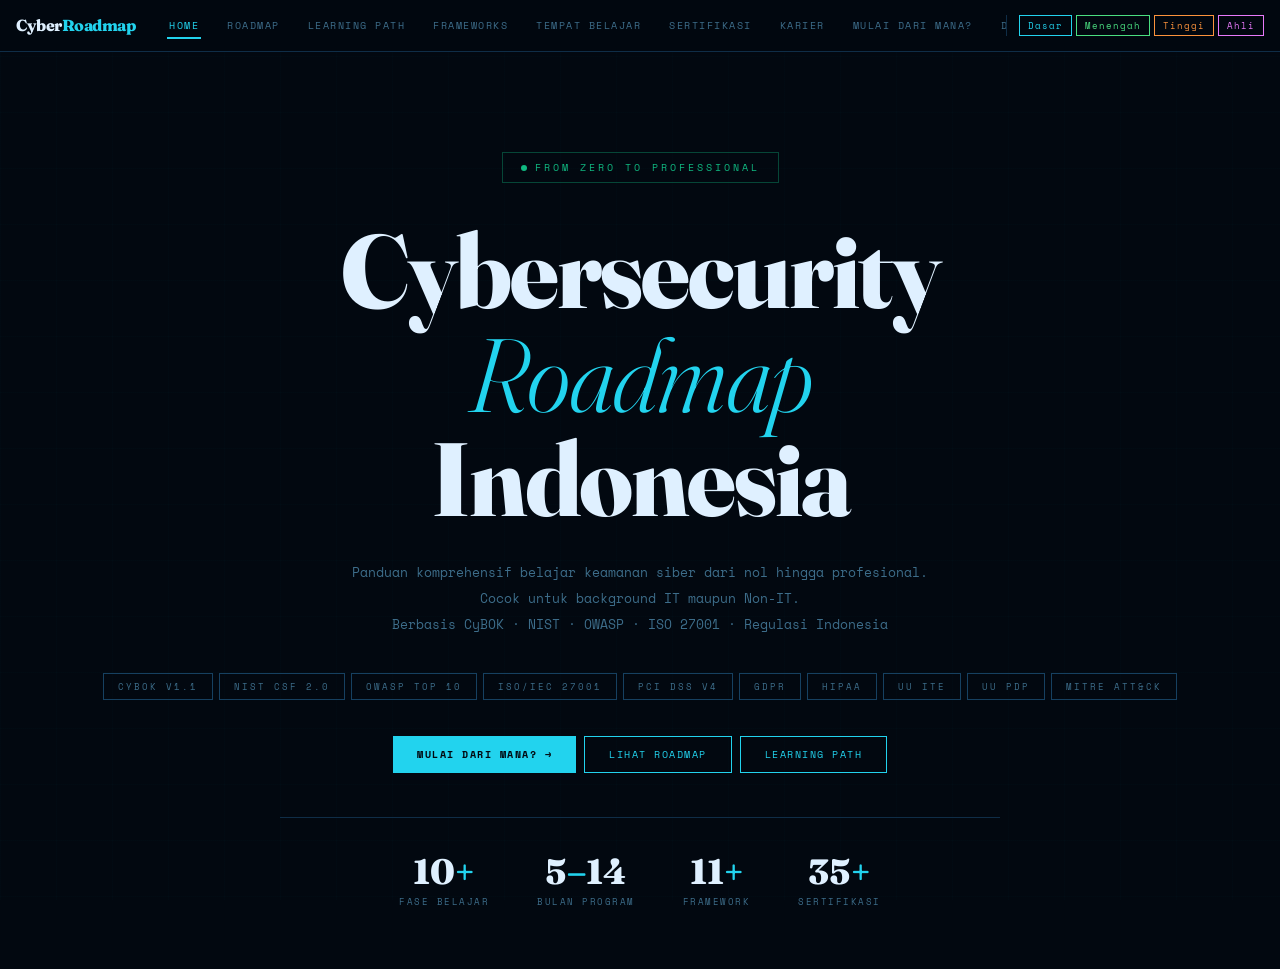
<file: index.html>
<!DOCTYPE html>
<html lang="id">
<head>
<meta charset="UTF-8">
<meta name="viewport" content="width=device-width, initial-scale=1.0">
<title>CyberRoadMap — From Zero to Professional</title>
<link href="https://fonts.googleapis.com/css2?family=Space+Mono:ital,wght@0,400;0,700;1,400&family=Fraunces:ital,wght@0,300;0,600;0,900;1,300&display=swap" rel="stylesheet">
<link rel="stylesheet" href="style.css">
</head>
<body>

<nav>
  <a class="logo" href="https://doddyferdiansyah.web.id/roadmap/">Cyber<span>Roadmap</span></a>
  <div class="navs">
    <button class="ntab on" onclick="window.location.href='index.html'">Home</button>
    <button class="ntab" onclick="window.location.href='roadmap.html'">Roadmap</button>
    <button class="ntab" onclick="window.location.href='lp.html'">Learning Path</button>
    <button class="ntab" onclick="window.location.href='fw.html'">Frameworks</button>
    <button class="ntab" onclick="window.location.href='res.html'">Tempat Belajar</button>
    <button class="ntab" onclick="window.location.href='cert.html'">Sertifikasi</button>
    <button class="ntab" onclick="window.location.href='career.html'">Karier</button>
    <button class="ntab" onclick="window.location.href='assess.html'">Mulai Dari Mana?</button>
    <button class="ntab" onclick="window.location.href='disclaimer.html'">Disclaimer</button>
  </div>
  <div class="nav-levels">
    <span class="nl" style="border-color:var(--L1);color:var(--L1)" title="Dasar">Dasar</span>
    <span class="nl" style="border-color:var(--L2);color:var(--L2)" title="Menengah">Menengah</span>
    <span class="nl" style="border-color:var(--L3);color:var(--L3)" title="Tinggi">Tinggi</span>
    <span class="nl" style="border-color:var(--L4);color:var(--L4)" title="Ahli / Spesialis">Ahli</span>
  </div>
</nav>

<!-- HOME -->
<div id="page-home" class="page on">
<div class="hero">
  <div class="hero-kicker">From Zero to Professional</div>
  <h1>Cybersecurity<br><em>Roadmap</em><br>Indonesia</h1>
  <p class="hero-sub">Panduan komprehensif belajar keamanan siber dari nol hingga profesional.<br>Cocok untuk background IT maupun Non-IT.<br>Berbasis CyBOK · NIST · OWASP · ISO 27001 · Regulasi Indonesia</p>
  <div class="fw-strip">
    <span class="fw-strip-tag">CyBOK v1.1</span>
    <span class="fw-strip-tag">NIST CSF 2.0</span>
    <span class="fw-strip-tag">OWASP Top 10</span>
    <span class="fw-strip-tag">ISO/IEC 27001</span>
    <span class="fw-strip-tag">PCI DSS v4</span>
    <span class="fw-strip-tag">GDPR</span>
    <span class="fw-strip-tag">HIPAA</span>
    <span class="fw-strip-tag">UU ITE</span>
    <span class="fw-strip-tag">UU PDP</span>
    <span class="fw-strip-tag">MITRE ATT&CK</span>
  </div>
  <div class="hero-btns">
    <button class="btn btn-p" onclick="window.location.href='assess.html'">Mulai Dari Mana? →</button>
    <button class="btn btn-g" onclick="window.location.href='roadmap.html'">Lihat Roadmap</button>
    <button class="btn btn-g" onclick="window.location.href='lp.html'">Learning Path</button>
  </div>
  <div class="hero-stats">
    <div><div class="hstat-num">10<span>+</span></div><div class="hstat-label">Fase Belajar</div></div>
    <div><div class="hstat-num">5<span>–</span>14</div><div class="hstat-label">Bulan Program</div></div>
    <div><div class="hstat-num">11<span>+</span></div><div class="hstat-label">Framework</div></div>
    <div><div class="hstat-num">35<span>+</span></div><div class="hstat-label">Sertifikasi</div></div>
  </div>
</div>
</div>

<script src="script.js"></script>
</body>
</html>
</file>
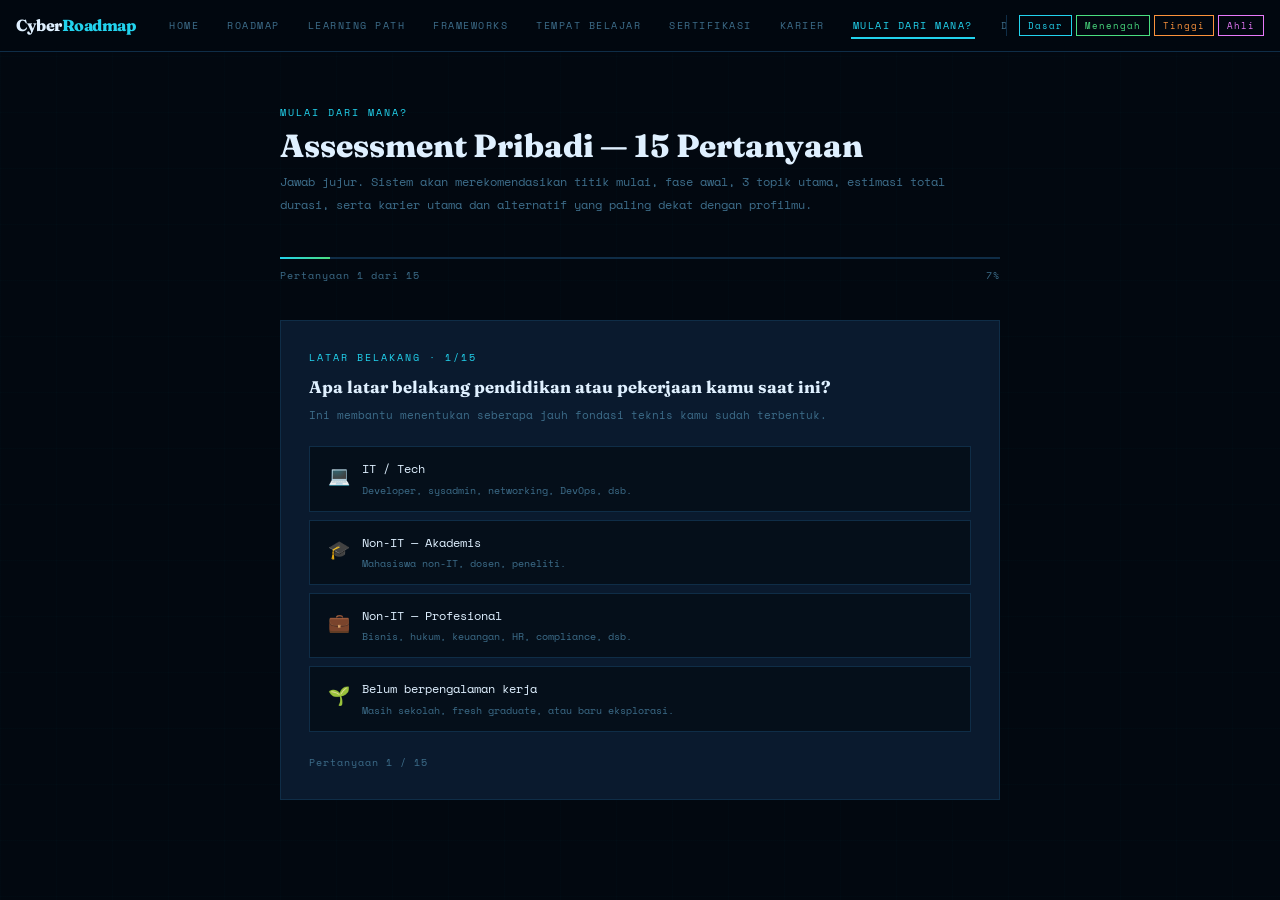
<file: assess.html>
<!DOCTYPE html>
<html lang="id">
<head>
<meta charset="UTF-8">
<meta name="viewport" content="width=device-width, initial-scale=1.0">
<title>CyberRoadMap — Mulai Dari Mana?</title>
<link href="https://fonts.googleapis.com/css2?family=Space+Mono:ital,wght@0,400;0,700;1,400&family=Fraunces:ital,wght@0,300;0,600;0,900;1,300&display=swap" rel="stylesheet">
<link rel="stylesheet" href="style.css">
<link rel="stylesheet" href="assess.css">
</head>
<body>
<nav>
  <div class="logo" href="https://doddyferdiansyah.web.id/roadmap/">Cyber<span>Roadmap</span></div>
  <div class="navs">
    <button class="ntab" onclick="window.location.href='index.html'">Home</button>
    <button class="ntab" onclick="window.location.href='roadmap.html'">Roadmap</button>
    <button class="ntab" onclick="window.location.href='lp.html'">Learning Path</button>
    <button class="ntab" onclick="window.location.href='fw.html'">Frameworks</button>
    <button class="ntab" onclick="window.location.href='res.html'">Tempat Belajar</button>
    <button class="ntab" onclick="window.location.href='cert.html'">Sertifikasi</button>
    <button class="ntab" onclick="window.location.href='career.html'">Karier</button>
    <button class="ntab on" onclick="window.location.href='assess.html'">Mulai Dari Mana?</button>
    <button class="ntab" onclick="window.location.href='disclaimer.html'">Disclaimer</button>
  </div>
  <div class="nav-levels">
    <span class="nl" style="border-color:var(--L1);color:var(--L1)" title="Dasar">Dasar</span>
    <span class="nl" style="border-color:var(--L2);color:var(--L2)" title="Menengah">Menengah</span>
    <span class="nl" style="border-color:var(--L3);color:var(--L3)" title="Tinggi">Tinggi</span>
    <span class="nl" style="border-color:var(--L4);color:var(--L4)" title="Ahli / Spesialis">Ahli</span>
  </div>
</nav>

<div id="page-assess" class="page on">
  <div class="assess-wrap">
    <div class="sh">
      <div class="sl">Mulai Dari Mana?</div>
      <div class="st">Assessment Pribadi — 15 Pertanyaan</div>
      <div class="ss">Jawab jujur. Sistem akan merekomendasikan titik mulai, fase awal, 3 topik utama, estimasi total durasi, serta karier utama dan alternatif yang paling dekat dengan profilmu.</div>
    </div>

    <div class="prog-wrap">
      <div class="prog-track"><div class="prog-fill" id="pFill" style="width:0%"></div></div>
      <div class="prog-info"><span id="pLabel">Pertanyaan 1 dari 15</span><span id="pPct">0%</span></div>
    </div>

    <div id="qArea"></div>
    <div id="rArea" style="display:none"></div>
  </div>
</div>

<script src="assess.js"></script>
</body>
</html>
</file>
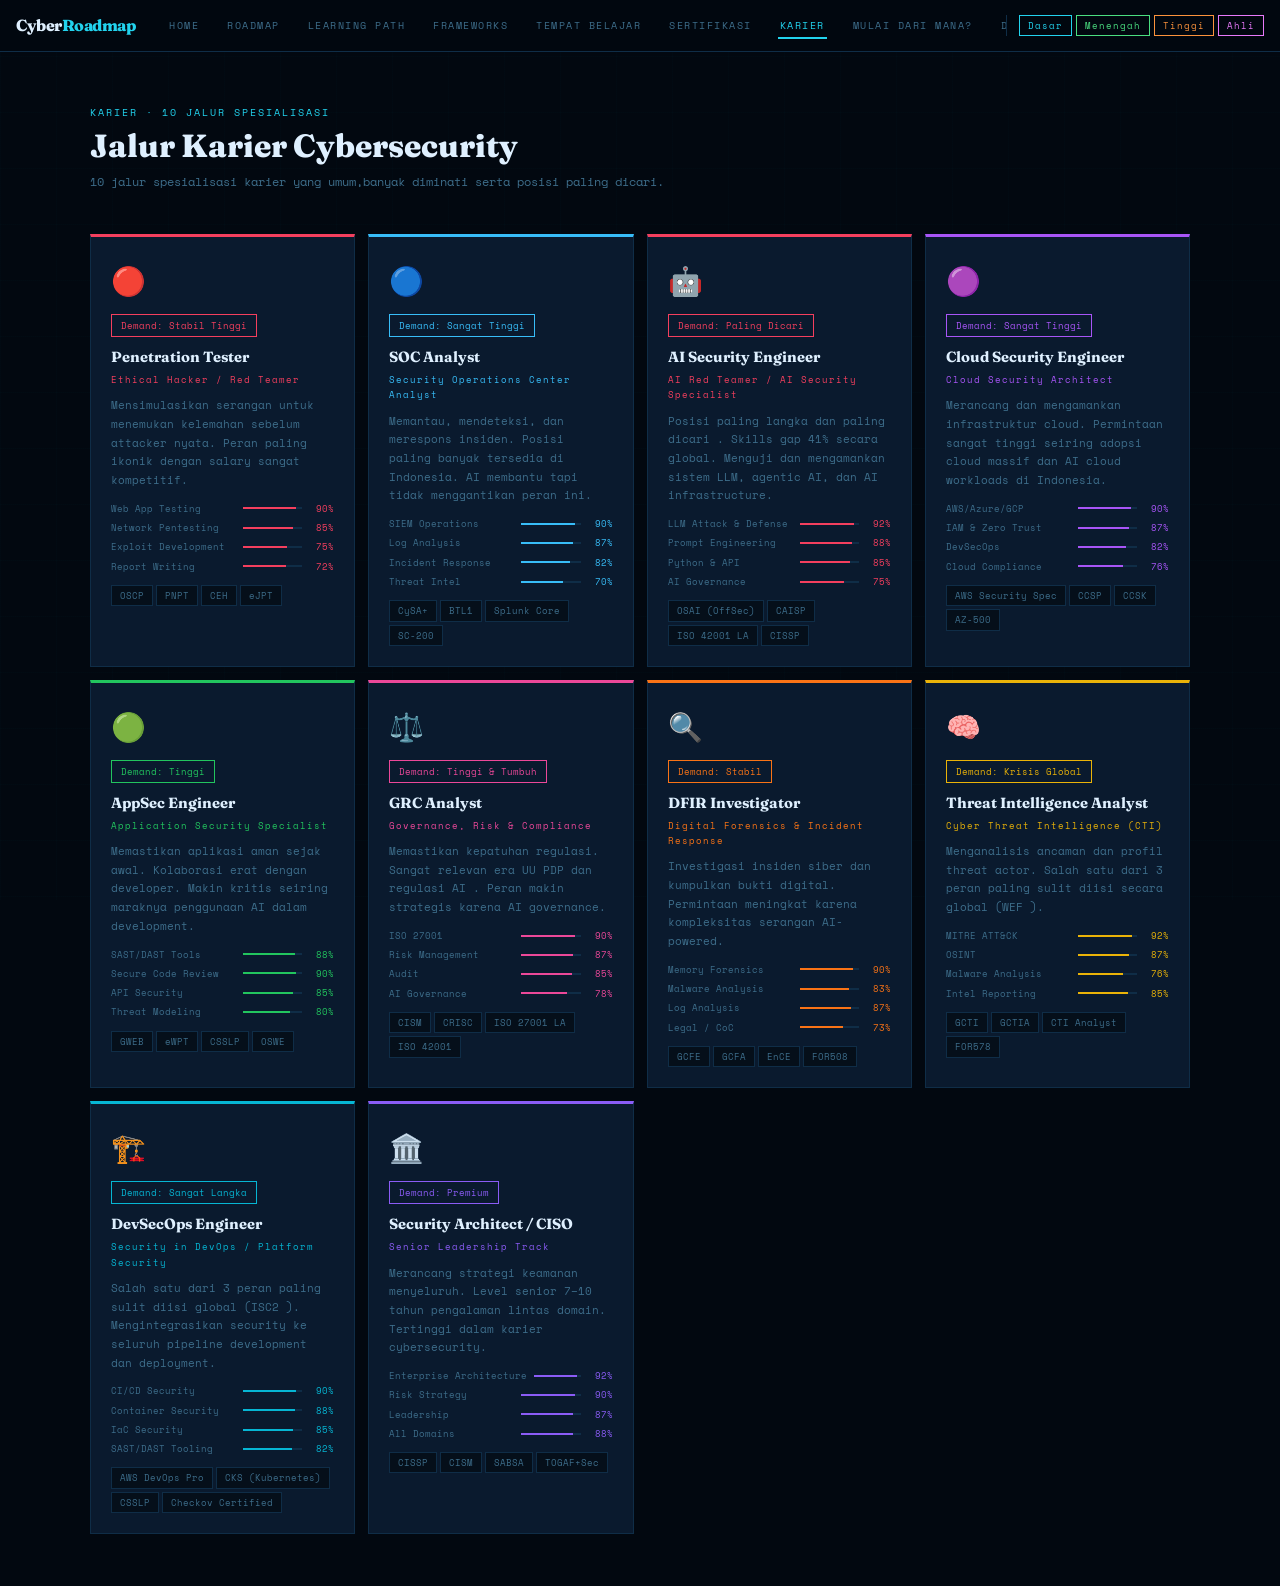
<file: career.html>
<!DOCTYPE html>
<html lang="id">
<head>
<meta charset="UTF-8">
<meta name="viewport" content="width=device-width, initial-scale=1.0">
<title>CyberRoadMap — From Zero to Professional</title>
<link href="https://fonts.googleapis.com/css2?family=Space+Mono:ital,wght@0,400;0,700;1,400&family=Fraunces:ital,wght@0,300;0,600;0,900;1,300&display=swap" rel="stylesheet">
<link rel="stylesheet" href="style.css">
</head>
<body>
<nav>
  <div class="logo" href="https://doddyferdiansyah.web.id/roadmap/">Cyber<span>Roadmap</span></div>
  <div class="navs">
    <button class="ntab" onclick="window.location.href='index.html'">Home</button>
    <button class="ntab" onclick="window.location.href='roadmap.html'">Roadmap</button>
    <button class="ntab" onclick="window.location.href='lp.html'">Learning Path</button>
    <button class="ntab" onclick="window.location.href='fw.html'">Frameworks</button>
    <button class="ntab" onclick="window.location.href='res.html'">Tempat Belajar</button>
    <button class="ntab" onclick="window.location.href='cert.html'">Sertifikasi</button>
    <button class="ntab on" onclick="window.location.href='career.html'">Karier</button>
    <button class="ntab" onclick="window.location.href='assess.html'">Mulai Dari Mana?</button>
    <button class="ntab" onclick="window.location.href='disclaimer.html'">Disclaimer</button>
  </div>
  <div class="nav-levels">
    <span class="nl" style="border-color:var(--L1);color:var(--L1)" title="Dasar">Dasar</span>
    <span class="nl" style="border-color:var(--L2);color:var(--L2)" title="Menengah">Menengah</span>
    <span class="nl" style="border-color:var(--L3);color:var(--L3)" title="Tinggi">Tinggi</span>
    <span class="nl" style="border-color:var(--L4);color:var(--L4)" title="Ahli / Spesialis">Ahli</span>
  </div>
</nav>

<!-- CAREER -->
<div id="page-career" class="page on">
<div class="wrap">
  <div class="sh">
    <div class="sl">Karier · 10 Jalur Spesialisasi</div>
    <div class="st">Jalur Karier Cybersecurity </div>
    <div class="ss">10 jalur spesialisasi karier yang umum,banyak diminati serta posisi paling dicari.</div>
  </div>
  <div class="career-grid" id="careerGrid"></div>
</div>
</div>
<script src="script.js"></script>
</body>
</html>
</file>
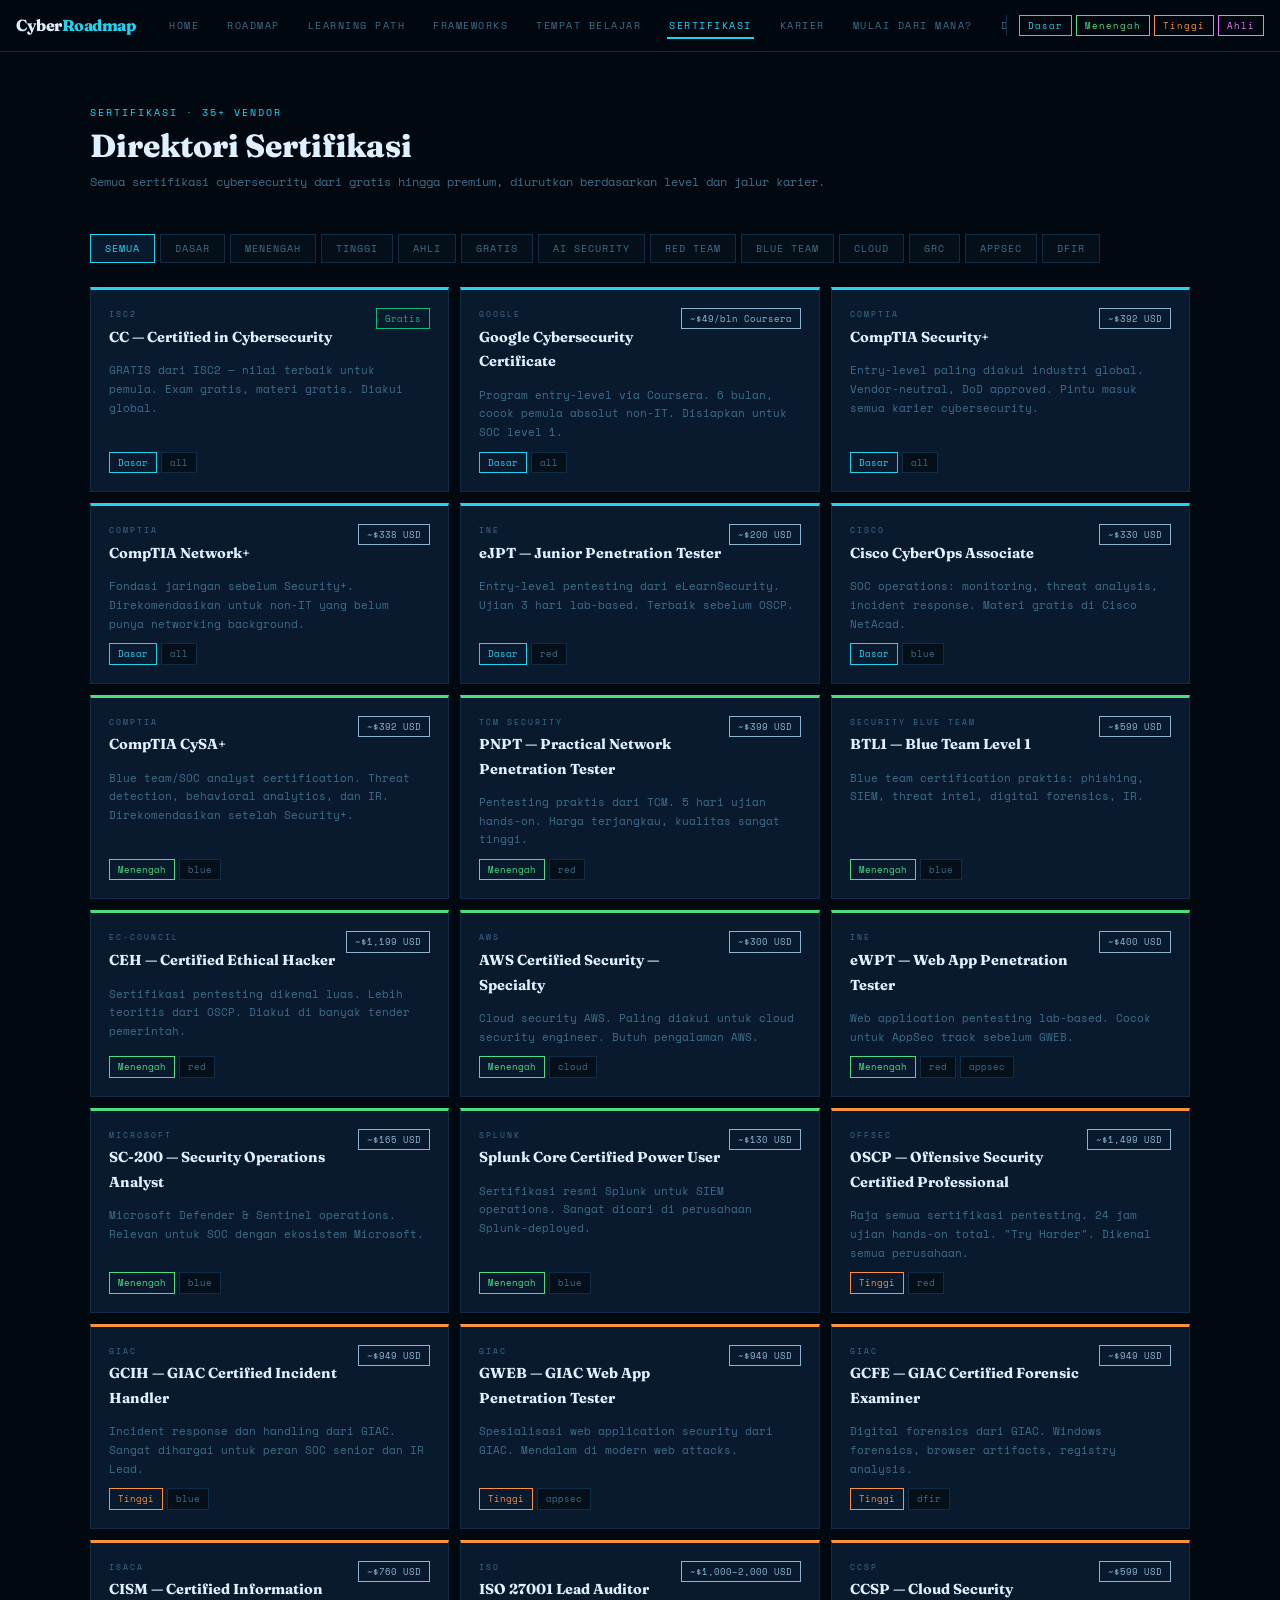
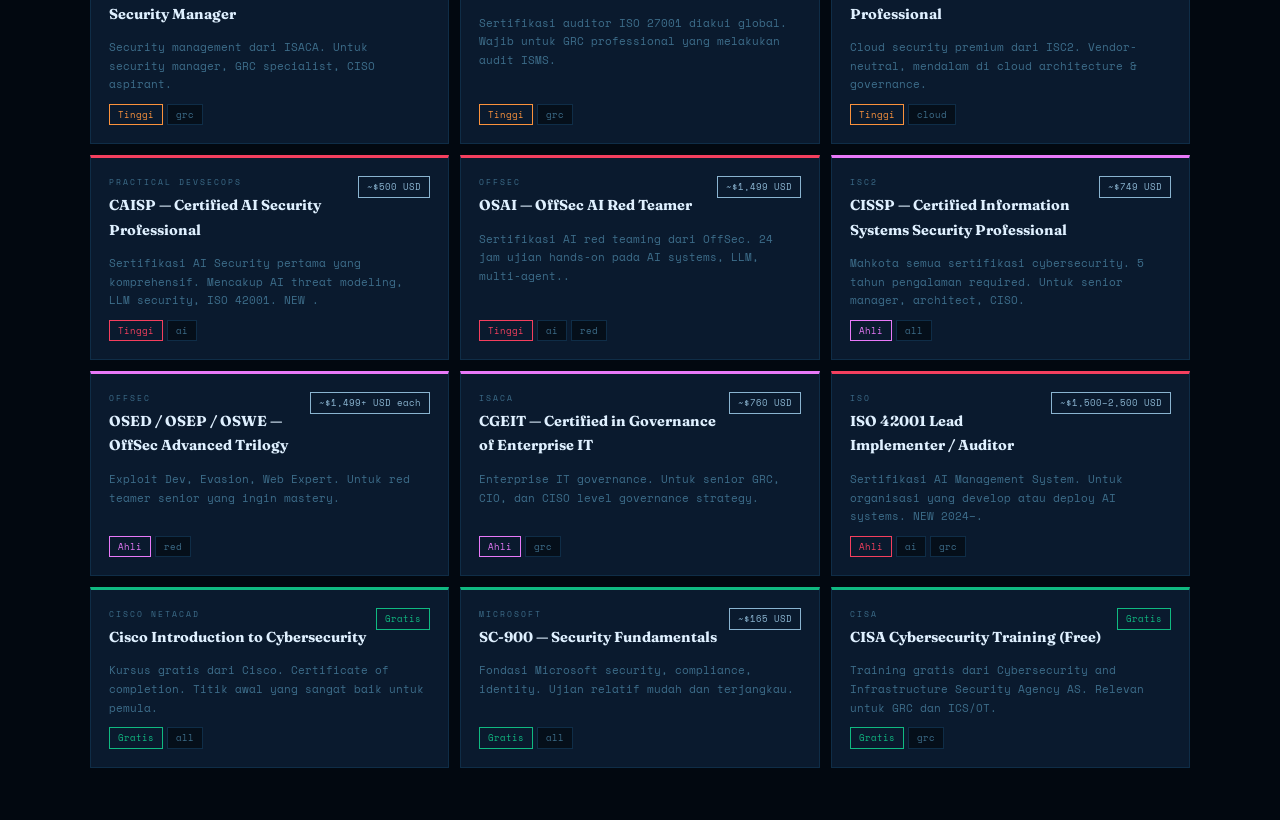
<file: cert.html>
<!DOCTYPE html>
<html lang="id">
<head>
<meta charset="UTF-8">
<meta name="viewport" content="width=device-width, initial-scale=1.0">
<title>CyberRoadMap — From Zero to Professional</title>
<link href="https://fonts.googleapis.com/css2?family=Space+Mono:ital,wght@0,400;0,700;1,400&family=Fraunces:ital,wght@0,300;0,600;0,900;1,300&display=swap" rel="stylesheet">
<link rel="stylesheet" href="style.css">
</head>
<body>
<nav>
  <div class="logo" href="https://doddyferdiansyah.web.id/roadmap/">Cyber<span>Roadmap</span></div>
  <div class="navs">
    <button class="ntab" onclick="window.location.href='index.html'">Home</button>
    <button class="ntab" onclick="window.location.href='roadmap.html'">Roadmap</button>
    <button class="ntab" onclick="window.location.href='lp.html'">Learning Path</button>
    <button class="ntab" onclick="window.location.href='fw.html'">Frameworks</button>
    <button class="ntab" onclick="window.location.href='res.html'">Tempat Belajar</button>
    <button class="ntab on" onclick="window.location.href='cert.html'">Sertifikasi</button>
    <button class="ntab" onclick="window.location.href='career.html'">Karier</button>
    <button class="ntab" onclick="window.location.href='assess.html'">Mulai Dari Mana?</button>
    <button class="ntab" onclick="window.location.href='disclaimer.html'">Disclaimer</button>
  </div>
  <div class="nav-levels">
    <span class="nl" style="border-color:var(--L1);color:var(--L1)" title="Dasar">Dasar</span>
    <span class="nl" style="border-color:var(--L2);color:var(--L2)" title="Menengah">Menengah</span>
    <span class="nl" style="border-color:var(--L3);color:var(--L3)" title="Tinggi">Tinggi</span>
    <span class="nl" style="border-color:var(--L4);color:var(--L4)" title="Ahli / Spesialis">Ahli</span>
  </div>
</nav>

<!-- SERTIFIKASI -->
<div id="page-cert" class="page on">
<div class="wrap">
  <div class="sh">
    <div class="sl">Sertifikasi · 35+ Vendor</div>
    <div class="st">Direktori Sertifikasi</div>
    <div class="ss">Semua sertifikasi cybersecurity dari gratis hingga premium, diurutkan berdasarkan level dan jalur karier.</div>
  </div>
  <div class="cf-bar" id="certFilter"></div>
  <div class="cert-grid" id="certGrid"></div>
</div>
</div>
<script src="script.js"></script>
</body>
</html>
</file>
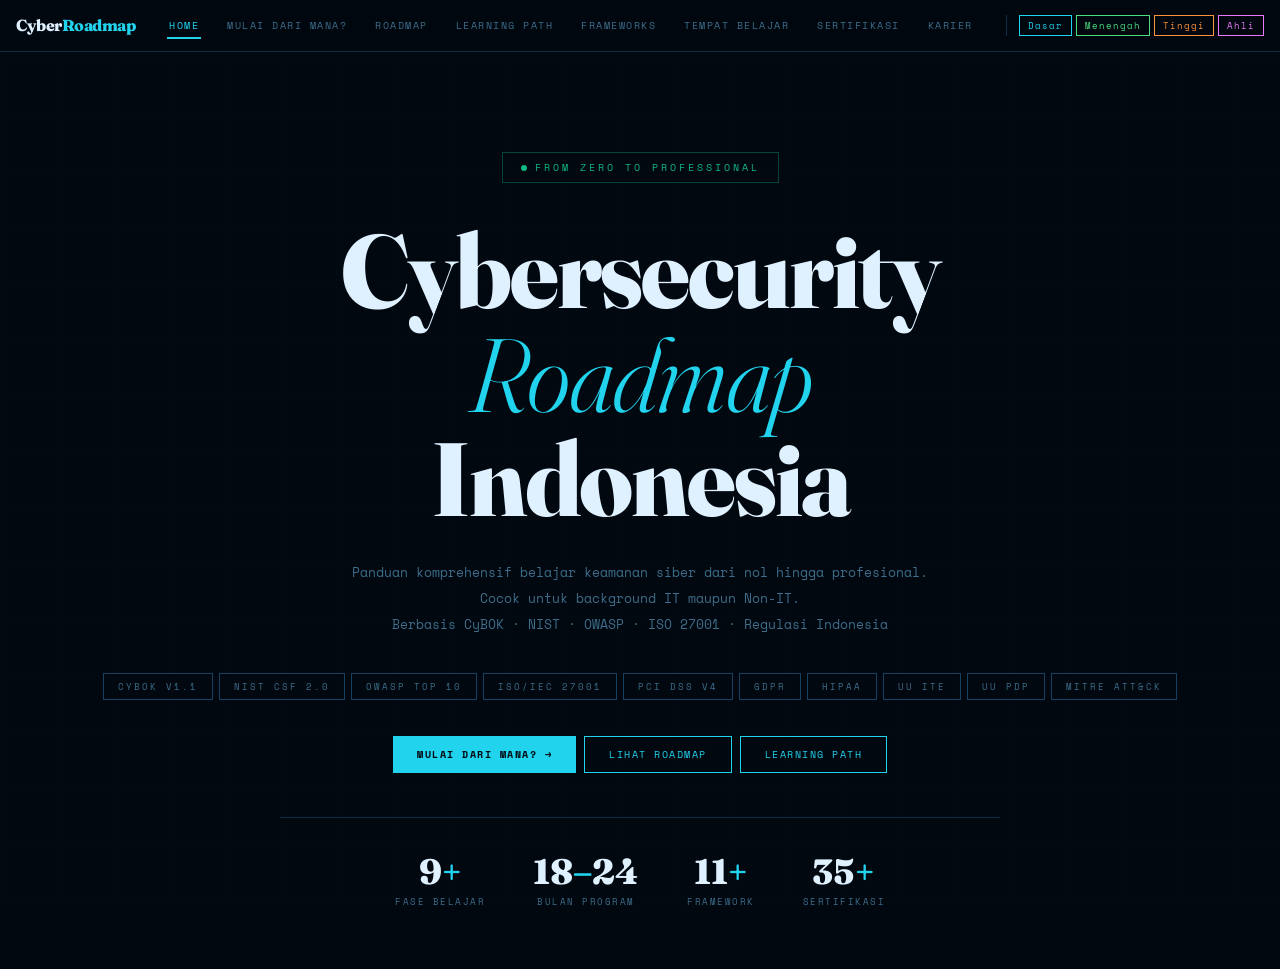
<file: cyberroadmap-v6_2.html>
<!DOCTYPE html>
<html lang="id">
<head>
<meta charset="UTF-8">
<meta name="viewport" content="width=device-width, initial-scale=1.0">
<title>CyberRoadMap — From Zero to Professional</title>
<link href="https://fonts.googleapis.com/css2?family=Space+Mono:ital,wght@0,400;0,700;1,400&family=Fraunces:ital,wght@0,300;0,600;0,900;1,300&display=swap" rel="stylesheet">
<style>
*,*::before,*::after{box-sizing:border-box;margin:0;padding:0}
:root{
  --bg:#020810;--s1:#050f1a;--s2:#081422;--card:#0a1a2e;--card2:#0d2038;
  --border:#0f2d47;--border2:#164060;
  /* Level system */
  --L0:#6366f1;   /* indigo   – Pra-Fondasi */
  --L1:#22d3ee;   /* cyan     – Dasar */
  --L2:#4ade80;   /* green    – Menengah */
  --L3:#fb923c;   /* orange   – Tinggi */
  --L4:#e879f9;   /* fuchsia  – Ahli */
  --L5:#f43f5e;   /* rose     – Spesialis */
  --must:#f87171
  /* Accent */
  --gold:#f59e0b;--green:#10b981;--red:#f43f5e;--orange:#facc15;
  --text:#8ab4d0;--text2:#3d6d8a;--white:#dff0ff;
  --mono:'Space Mono',monospace;
  --sans:'Fraunces',serif;
}
html{scroll-behavior:smooth}
body{background:var(--bg);color:var(--text);font-family:var(--mono);font-size:13px;line-height:1.7;overflow-x:hidden}
body::before{content:'';position:fixed;inset:0;
  background-image:linear-gradient(rgba(34,211,238,.015) 1px,transparent 1px),linear-gradient(90deg,rgba(34,211,238,.015) 1px,transparent 1px);
  background-size:56px 56px;pointer-events:none;z-index:0}

/* ── NAV ── */
nav{position:fixed;top:0;left:0;right:0;z-index:500;background:rgba(2,8,16,.97);backdrop-filter:blur(24px);border-bottom:1px solid var(--border);height:52px;display:flex;align-items:center;padding:0 16px;gap:0}
.logo{font-family:var(--sans);font-weight:800;font-size:16px;color:var(--white);margin-right:20px;flex-shrink:0;letter-spacing:-.5px}
.logo span{color:var(--L1)}
.navs{display:flex;overflow-x:auto;scrollbar-width:none;flex:1}
.navs::-webkit-scrollbar{display:none}
.ntab{padding:6px 14px;font-size:10px;font-family:var(--mono);letter-spacing:1.5px;text-transform:uppercase;color:var(--text2);border:none;background:none;cursor:pointer;white-space:nowrap;transition:color .2s;position:relative;flex-shrink:0}
.ntab::after{content:'';position:absolute;bottom:0;left:12px;right:12px;height:2px;background:var(--L1);transform:scaleX(0);transition:transform .2s}
.ntab.on{color:var(--L1)}.ntab.on::after,.ntab:hover::after{transform:scaleX(1)}
.ntab:hover{color:var(--white)}
.nav-levels{display:flex;gap:4px;margin-left:auto;flex-shrink:0;padding-left:12px;border-left:1px solid var(--border);align-items:center}
.nl{font-size:9px;padding:2px 8px;border:1px solid;letter-spacing:1px;white-space:nowrap;cursor:help}

/* ── PAGES ── */
.page{display:none;padding-top:52px;min-height:100vh}
.page.on{display:block}
.wrap{max-width:1140px;margin:0 auto;padding:52px 20px;position:relative;z-index:1}
.sh{margin-bottom:40px}
.sl{font-size:10px;letter-spacing:2px;text-transform:uppercase;color:var(--L1);margin-bottom:6px}
.st{font-family:var(--sans);font-size:clamp(1.4rem,3vw,2rem);font-weight:800;color:var(--white);margin-bottom:6px;line-height:1.2}
.ss{font-size:12px;color:var(--text2);line-height:1.9}

/* ── HERO ── */
.hero{min-height:100vh;display:flex;flex-direction:column;align-items:center;justify-content:center;padding:100px 24px 60px;text-align:center;position:relative;z-index:1;gap:0}
.hero-kicker{display:inline-flex;align-items:center;gap:8px;font-size:10px;letter-spacing:3px;text-transform:uppercase;color:var(--green);border:1px solid rgba(16,185,129,.35);padding:6px 18px;margin-bottom:36px;animation:fu .7s ease both}
.hero-kicker::before{content:'';width:6px;height:6px;border-radius:50%;background:var(--green);flex-shrink:0}
.hero h1{font-family:var(--sans);font-weight:800;font-size:clamp(3rem,9vw,6.5rem);line-height:1.0;color:var(--white);margin-bottom:28px;letter-spacing:-2px;animation:fu .7s .1s ease both}
.hero h1 em{font-weight:300;color:var(--L1);font-style:italic;letter-spacing:-1px}
.hero-sub{font-size:13px;color:var(--text2);max-width:600px;margin:0 auto 36px;line-height:2;animation:fu .7s .2s ease both;font-family:var(--mono)}
.fw-strip{display:flex;gap:6px;flex-wrap:wrap;justify-content:center;margin-bottom:36px;animation:fu .7s .3s ease both}
.fw-strip-tag{padding:5px 14px;border:1px solid var(--border2);font-size:9px;letter-spacing:2px;text-transform:uppercase;color:var(--text2);background:transparent;transition:all .2s}
.fw-strip-tag:hover{border-color:var(--L1);color:var(--L1)}
/* keep .lp for backward compat */
.lp{padding:5px 14px;border:1px solid;font-size:9px;letter-spacing:1.5px;display:flex;align-items:center;gap:5px}
.lp-dot{width:5px;height:5px;border-radius:50%;background:currentColor}
.hero-btns{display:flex;gap:8px;flex-wrap:wrap;justify-content:center;animation:fu .7s .35s ease both}
.btn{padding:10px 24px;font-size:10px;font-family:var(--mono);letter-spacing:1.5px;text-transform:uppercase;cursor:pointer;border:none;transition:all .2s}
.btn-p{background:var(--L1);color:#020810;font-weight:700}.btn-p:hover{background:#67e8f9}
.btn-g{background:transparent;color:var(--L1);border:1px solid var(--L1)}.btn-g:hover{background:rgba(34,211,238,.07)}
.hero-stats{display:flex;gap:48px;flex-wrap:wrap;justify-content:center;margin-top:44px;animation:fu .7s .4s ease both;padding-top:36px;border-top:1px solid var(--border);width:100%;max-width:720px}
.hstat-num{font-family:var(--sans);font-size:2.2rem;font-weight:800;color:var(--white);line-height:1}
.hstat-num span{color:var(--L1)}
.hstat-label{font-size:9px;color:var(--text2);letter-spacing:1.5px;text-transform:uppercase;margin-top:4px;font-family:var(--mono)}

/* ── ASSESSMENT ── */
.assess-wrap{max-width:740px;margin:0 auto;padding:52px 20px;position:relative;z-index:1}
.prog-wrap{margin-bottom:36px}
.prog-track{height:2px;background:var(--border);margin-bottom:8px}
.prog-fill{height:100%;background:linear-gradient(90deg,var(--L1),var(--L2));transition:width .5s ease}
.prog-info{display:flex;justify-content:space-between;font-size:10px;color:var(--text2);letter-spacing:1px}
.qcard{background:var(--card);border:1px solid var(--border);padding:28px;display:none;animation:fu .35s ease both}
.qcard.on{display:block}
.q-cat{font-size:10px;letter-spacing:2px;text-transform:uppercase;color:var(--L1);margin-bottom:10px}
.q-text{font-family:var(--sans);font-size:1.05rem;font-weight:700;color:var(--white);margin-bottom:6px;line-height:1.4}
.q-hint{font-size:11px;color:var(--text2);margin-bottom:22px;line-height:1.7}
.q-opts{display:flex;flex-direction:column;gap:8px}
.q-opt{padding:12px 18px;border:1px solid var(--border);background:var(--s1);cursor:pointer;transition:all .2s;display:flex;align-items:flex-start;gap:12px}
.q-opt:hover{border-color:var(--L1);background:var(--card2)}
.q-opt.sel{border-color:var(--L1);background:rgba(34,211,238,.06)}
.q-opt-em{font-size:18px;flex-shrink:0;margin-top:1px}
.q-opt-label{font-size:12px;color:var(--white);margin-bottom:2px}
.q-opt-sub{font-size:10px;color:var(--text2)}
.q-foot{display:flex;justify-content:space-between;align-items:center;margin-top:22px}
.q-ctr{font-size:10px;color:var(--text2);letter-spacing:1px}

/* Result */
.result-card{background:var(--card);border:1px solid;padding:32px;display:none;animation:fu .5s ease both}
.result-card.on{display:block}
.res-top{display:flex;gap:18px;align-items:flex-start;margin-bottom:24px;padding-bottom:20px;border-bottom:1px solid var(--border);flex-wrap:wrap}
.res-emoji{font-size:44px;flex-shrink:0}
.res-badge{font-size:10px;letter-spacing:1.5px;text-transform:uppercase;padding:3px 12px;border:1px solid;margin-bottom:8px;display:inline-block}
.res-name{font-family:var(--sans);font-size:1.3rem;font-weight:800;color:var(--white);margin-bottom:6px}
.res-desc{font-size:12px;color:var(--text);line-height:1.9}
.res-path-title{font-size:10px;letter-spacing:1.5px;text-transform:uppercase;color:var(--text2);margin-bottom:12px}
.rp-list{display:flex;flex-direction:column;gap:6px;margin-bottom:20px}
.rp-row{display:flex;align-items:center;gap:10px;padding:9px 12px;background:var(--s1);border:1px solid var(--border)}
.rp-row.skip{opacity:.3}.rp-row.skip .rp-name{text-decoration:line-through}
.rp-n{font-family:var(--sans);font-size:10px;font-weight:700;width:26px;height:26px;border-radius:50%;display:flex;align-items:center;justify-content:center;border:1px solid;flex-shrink:0}
.rp-name{font-size:11px;color:var(--white);flex:1}
.rp-dur{font-size:10px;color:var(--text2)}
.rp-tag{font-size:9px;padding:2px 8px;border:1px solid}

/* ── ROADMAP ── */
.phase-nav{display:flex;gap:3px;overflow-x:auto;scrollbar-width:none;margin-bottom:28px;padding-bottom:2px}
.phase-nav::-webkit-scrollbar{display:none}
.ptab{flex-shrink:0;padding:6px 14px;font-size:10px;font-family:var(--mono);letter-spacing:1px;text-transform:uppercase;cursor:pointer;border:1px solid var(--border);background:var(--s1);color:var(--text2);transition:all .2s;display:flex;align-items:center;gap:5px}
.ptab.on,.ptab:hover{background:var(--card);color:var(--white);border-color:var(--border2)}
.ptab-pip{width:5px;height:5px;border-radius:50%}
.pmap{display:none}.pmap.on{display:block}

/* NEW badge */

/* Level banner */
.lvl-banner{display:flex;align-items:center;gap:14px;padding:8px 16px;margin-bottom:18px;font-size:9px;letter-spacing:2px;text-transform:uppercase;font-weight:700;border:1px solid}
.lvl-line{flex:1;height:1px}

/* Phase header */
.ph{display:flex;gap:18px;padding:20px;background:var(--s1);border:1px solid var(--border);border-left:4px solid;margin-bottom:20px;flex-wrap:wrap}
.ph-n{font-family:var(--sans);font-size:2.4rem;font-weight:800;opacity:.2;line-height:1;flex-shrink:0}
.ph-info h2{font-family:var(--sans);font-size:1.1rem;font-weight:700;color:var(--white);margin-bottom:6px}
.ph-meta{display:flex;gap:8px;flex-wrap:wrap;margin-bottom:7px}
.ph-tag{font-size:9px;letter-spacing:1px;text-transform:uppercase;padding:3px 10px;border:1px solid var(--border);color:var(--text2)}
.ph-desc{font-size:11px;color:var(--text2);line-height:1.8}

/* Framework refs */
.fw-row{display:flex;gap:5px;flex-wrap:wrap;margin-bottom:14px;align-items:center}
.fwr{font-size:9px;padding:3px 9px;border:1px solid;letter-spacing:1px;line-height:1;white-space:nowrap;display:inline-flex;align-items:center;height:22px;text-transform:none;font-family:var(--mono)}
.fwr.cy{border-color:var(--L1);color:var(--L1)}
.fwr.ni{border-color:var(--L2);color:var(--L2)}
.fwr.ow{border-color:var(--L3);color:var(--L3)}
.fwr.is{border-color:var(--L4);color:var(--L4)}
.fwr.rg{border-color:var(--gold);color:var(--gold)}
.fwr.ai{border-color:var(--L3);color:var(--L3)}

/* Quick Win */
.qw-box{background:rgba(16,185,129,.06);border:1px solid rgba(16,185,129,.28);padding:12px 16px;margin-bottom:18px;display:flex;gap:12px;align-items:flex-start}
.qw-em{font-size:18px;flex-shrink:0}
.qw-lbl{font-size:10px;letter-spacing:1.5px;text-transform:uppercase;color:var(--green);margin-bottom:3px}
.qw-txt{font-size:11px;color:var(--text);line-height:1.7}

/* Nodes */
.nodes{display:grid;grid-template-columns:repeat(auto-fill,minmax(285px,1fr));gap:10px;margin-bottom:18px}
.node{background:var(--card);border:1px solid var(--border);padding:16px;border-top:3px solid;transition:transform .15s}
.node:hover{transform:translateY(-2px)}
.nt{display:flex;align-items:flex-start;justify-content:space-between;gap:6px;margin-bottom:8px}
.ni{font-size:9px}
.must-t{font-size:9px;padding:2px 8px;border:1px solid}
.must{border-color:var(--red);color:var(--red)}
.should{border-color:var(--orange);color:var(--orange)}
.nice{border-color:var(--gold);color:var(--gold)}
.node h3{font-family:var(--sans);font-size:.88rem;font-weight:700;color:var(--white);margin-bottom:2px}
.node-ref{font-size:10px;color:var(--text2);margin-bottom:8px}
.node-topics{list-style:none}
.node-topics li{font-size:11px;color:var(--text2);padding:3px 0 3px 14px;position:relative;border-bottom:1px solid rgba(15,45,71,.6)}
.node-topics li:last-child{border:none}
.node-topics li::before{content:'›';position:absolute;left:0}
.node-tools{margin-top:8px;display:flex;gap:3px;flex-wrap:wrap}
.tool{font-size:9px;padding:2px 7px;background:var(--s2);border:1px solid var(--border);color:var(--text2)}

/* Competency Gate */
.gate{border:1px solid rgba(245,158,11,.3);padding:18px;margin:18px 0;background:rgba(245,158,11,.03)}
.gate-head{display:flex;align-items:center;gap:10px;margin-bottom:12px}
.gate-lbl{font-size:10px;letter-spacing:1.5px;text-transform:uppercase;color:var(--gold)}
.gate-title{font-family:var(--sans);font-size:.88rem;font-weight:700;color:var(--white);margin-top:2px}
.gate-list{list-style:none;display:flex;flex-direction:column;gap:5px}
.gate-list li{display:flex;align-items:flex-start;gap:8px;font-size:11px;color:var(--text);padding:5px 9px;background:var(--s1);border:1px solid var(--border)}
.gc{color:var(--gold);flex-shrink:0;margin-top:1px;font-size:12px}
.gate-foot{margin-top:10px;font-size:10px;color:var(--gold);display:flex;align-items:center;gap:8px;letter-spacing:1px}
.gate-foot::before{content:'';flex:1;height:1px;background:rgba(245,158,11,.25)}

/* ── LEARNING PATH ── */
.lp-wrap{max-width:920px;margin:0 auto;padding:52px 20px;position:relative;z-index:1}
.lp-line{position:relative}
.lp-line::before{content:'';position:absolute;left:22px;top:0;bottom:0;width:2px;background:linear-gradient(to bottom,var(--L0),var(--L1),var(--L2),var(--L3),var(--L4),var(--L5));opacity:.35}
.lp-item{display:flex;gap:18px;margin-bottom:24px;animation:fu .5s ease both}
.lp-dot{flex-shrink:0;width:44px;height:44px;border-radius:50%;display:flex;align-items:center;justify-content:center;font-size:17px;border:2px solid;background:var(--bg);position:relative;z-index:2}
.lp-body{flex:1;background:var(--card);border:1px solid var(--border);padding:16px;border-left:3px solid}
.lp-head{display:flex;align-items:flex-start;justify-content:space-between;gap:8px;margin-bottom:10px;flex-wrap:wrap}
.lp-title{font-family:var(--sans);font-size:.95rem;font-weight:700;color:var(--white)}
.lp-dur{font-size:9px;padding:3px 10px;background:var(--s1);border:1px solid var(--border);color:var(--text2);white-space:nowrap}
.lp-modules{display:grid;grid-template-columns:repeat(auto-fill,minmax(260px,1fr));gap:8px;margin-bottom:10px}
.lp-mod{background:var(--s1);border:1px solid var(--border);border-left:3px solid;padding:12px 14px}
.lp-mod-week{font-size:9px;letter-spacing:1.5px;text-transform:uppercase;color:var(--text2);margin-bottom:4px}
.lp-mod-title{font-size:12px;font-weight:600;color:var(--white);margin-bottom:6px}
.lp-mod-topics{list-style:none}
.lp-mod-topics li{font-size:11px;color:var(--text);padding:2px 0 2px 12px;position:relative;line-height:1.6}
.lp-mod-topics li::before{content:'›';position:absolute;left:0;color:var(--text2)}
.lp-mod-res{margin-top:7px;display:flex;gap:3px;flex-wrap:wrap}
.lp-mod-chip{font-size:9px;padding:2px 7px;border:1px solid var(--border);color:var(--text2);background:var(--card)}
.lp-out{margin-top:10px;padding:10px 14px;background:rgba(34,211,238,.04);border-left:3px solid var(--L1);font-size:11px;color:var(--L1)}
.lp-out::before{content:'✓ Outcome: ';font-weight:700}

/* ── FRAMEWORKS ── */
.fw-grid{display:grid;grid-template-columns:repeat(auto-fill,minmax(295px,1fr));gap:13px}
.fw-card{background:var(--card);border:1px solid var(--border);padding:20px;border-top:3px solid;transition:transform .15s}
.fw-card:hover{transform:translateY(-2px)}
.fw-icon{font-size:24px;margin-bottom:8px}
.fw-type{font-size:9px;letter-spacing:1.5px;text-transform:uppercase;margin-bottom:4px}
.fw-name{font-family:var(--sans);font-size:.95rem;font-weight:700;color:var(--white);margin-bottom:7px}
.fw-desc{font-size:11px;color:var(--text2);line-height:1.8;margin-bottom:10px}
.fw-tags{display:flex;gap:3px;flex-wrap:wrap}
.fw-tag{font-size:9px;padding:2px 8px;background:var(--s1);border:1px solid var(--border);color:var(--text2)}

/* ── RESOURCES ── */
.res-sec{margin-bottom:36px}
.res-sec-hd{font-family:var(--sans);font-size:.9rem;font-weight:700;color:var(--white);margin-bottom:12px;padding-bottom:7px;border-bottom:1px solid var(--border);display:flex;align-items:center;gap:8px}
.res-sec-hd span{font-size:8px;letter-spacing:1.5px;text-transform:uppercase;color:var(--text2);font-family:var(--mono);font-weight:400}
.res-grid{display:grid;grid-template-columns:repeat(auto-fill,minmax(235px,1fr));gap:9px}
.res-card{background:var(--card);border:1px solid var(--border);padding:13px;display:flex;gap:10px;transition:border-color .2s}
.res-card:hover{border-color:var(--L1)}
.res-icon{font-size:17px;flex-shrink:0;margin-top:2px}
.res-type{font-size:9px;letter-spacing:1px;text-transform:uppercase;color:var(--text2);margin-bottom:2px}
.res-name{font-size:12px;font-weight:600;color:var(--white);margin-bottom:2px}
.res-desc{font-size:10px;color:var(--text2);line-height:1.6}
.res-pr{margin-top:5px;font-size:9px;padding:2px 8px;border:1px solid;display:inline-block}
.rp-free{border-color:var(--green);color:var(--green)}
.rp-paid{border-color:var(--gold);color:var(--gold)}
.rp-mix{border-color:var(--L1);color:var(--L1)}

/* ── CERTS ── */
.cf-bar{display:flex;gap:5px;flex-wrap:wrap;margin-bottom:24px}
.cf-btn{padding:6px 14px;font-size:10px;font-family:var(--mono);letter-spacing:1px;text-transform:uppercase;cursor:pointer;border:1px solid var(--border);background:var(--s1);color:var(--text2);transition:all .2s}
.cf-btn.on,.cf-btn:hover{border-color:var(--L1);color:var(--L1);background:var(--card)}
.cert-grid{display:grid;grid-template-columns:repeat(auto-fill,minmax(275px,1fr));gap:11px}
.cert-card{background:var(--card);border:1px solid var(--border);padding:18px;border-top:3px solid;transition:transform .15s;display:flex;flex-direction:column}
.cert-card:hover{transform:translateY(-2px)}
.cert-vendor{font-size:8px;letter-spacing:2px;text-transform:uppercase;color:var(--text2);margin-bottom:3px}
.cert-name{font-family:var(--sans);font-size:.9rem;font-weight:700;color:var(--white);margin-bottom:3px}
.cert-top{display:flex;align-items:flex-start;justify-content:space-between;gap:7px;margin-bottom:9px}
.cert-price{font-size:9px;padding:2px 8px;border:1px solid;white-space:nowrap;flex-shrink:0}
.c-free{border-color:var(--green);color:var(--green)}
.c-paid{border-color:var(--gold);color:var(--gold)}
.c-mix{border-color:var(--L1);color:var(--L1)}
.cert-desc{font-size:11px;color:var(--text2);line-height:1.7;margin-bottom:10px;flex:1}
.cert-meta{display:flex;gap:4px;flex-wrap:wrap}
.cert-lvl{font-size:9px;padding:2px 8px;border:1px solid}
.cert-track{font-size:9px;padding:2px 8px;border:1px solid var(--border);color:var(--text2);background:var(--s1)}

/* ── CAREER ── */
.career-grid{display:grid;grid-template-columns:repeat(auto-fill,minmax(265px,1fr));gap:13px}
.career-card{background:var(--card);border:1px solid var(--border);padding:20px;border-top:3px solid;transition:transform .15s}
.career-card:hover{transform:translateY(-2px)}
.cc-icon{font-size:28px;margin-bottom:8px}
.cc-title{font-family:var(--sans);font-size:.92rem;font-weight:700;color:var(--white);margin-bottom:2px}
.cc-en{font-size:9px;letter-spacing:1px;margin-bottom:9px}
.cc-desc{font-size:11px;color:var(--text2);line-height:1.7;margin-bottom:11px}
.cc-skills{display:flex;flex-direction:column;gap:4px;margin-bottom:11px}
.cs-row{display:flex;align-items:center;gap:7px;font-size:9px;color:var(--text2)}
.cs-bar{flex:1;height:2px;background:var(--border)}
.cs-fill{height:100%;transition:width 1.2s ease}
.cc-certs{display:flex;gap:3px;flex-wrap:wrap}
.cc-cert{font-size:9px;padding:2px 8px;border:1px solid var(--border);color:var(--text2);background:var(--s1)}
.demand-tag{font-size:9px;padding:3px 9px;border:1px solid;margin-bottom:8px;display:inline-block}

/* Legend bar */
.legend-bar{display:flex;gap:6px;flex-wrap:wrap;padding:10px 14px;background:var(--s1);border:1px solid var(--border);margin-bottom:20px;align-items:center}
.legend-bar span{font-size:9px;color:var(--text2);margin-right:3px;letter-spacing:1px;text-transform:uppercase}
.lb-item{font-size:9px;padding:3px 10px;border:1px solid;letter-spacing:1px}

@keyframes fu{from{opacity:0;transform:translateY(12px)}to{opacity:1;transform:translateY(0)}}
@media(max-width:768px){
  .nav-levels{display:none}
  .ntab{padding:5px 10px;font-size:9px}
  .hero h1{font-size:clamp(2.4rem,10vw,4rem);letter-spacing:-1px}
  .fw-strip{gap:4px}
  .fw-strip-tag{font-size:8px;padding:4px 10px}
  .hero-stats{gap:28px}
}
@media(max-width:480px){
  .lp-line::before{left:17px}
  .lp-dot{width:36px;height:36px;font-size:13px}
  .nodes{grid-template-columns:1fr}
  .lp-modules{grid-template-columns:1fr}
  .hero h1{font-size:2.4rem;letter-spacing:-1px}
}
</style>
</head>
<body>

<nav>
  <div class="logo">Cyber<span>Roadmap</span></div>
  <div class="navs">
    <button class="ntab on"  onclick="go('home')">Home</button>
    <button class="ntab"     onclick="go('assess')">Mulai Dari Mana?</button>
    <button class="ntab"     onclick="go('roadmap')">Roadmap</button>
    <button class="ntab"     onclick="go('lp')">Learning Path</button>
    <button class="ntab"     onclick="go('fw')">Frameworks</button>
    <button class="ntab"     onclick="go('res')">Tempat Belajar</button>
    <button class="ntab"     onclick="go('cert')">Sertifikasi</button>
    <button class="ntab"     onclick="go('career')">Karier</button>
  </div>
  <div class="nav-levels">
    <span class="nl" style="border-color:var(--L1);color:var(--L1)" title="Dasar">Dasar</span>
    <span class="nl" style="border-color:var(--L2);color:var(--L2)" title="Menengah">Menengah</span>
    <span class="nl" style="border-color:var(--L3);color:var(--L3)" title="Tinggi">Tinggi</span>
    <span class="nl" style="border-color:var(--L4);color:var(--L4)" title="Ahli / Spesialis">Ahli</span>
  </div>
</nav>

<!-- HOME -->
<div id="page-home" class="page on">
<div class="hero">
  <div class="hero-kicker">From Zero to Professional</div>
  <h1>Cybersecurity<br><em>Roadmap</em><br>Indonesia</h1>
  <p class="hero-sub">Panduan komprehensif belajar keamanan siber dari nol hingga profesional.<br>Cocok untuk background IT maupun Non-IT.<br>Berbasis CyBOK · NIST · OWASP · ISO 27001 · Regulasi Indonesia</p>
  <div class="fw-strip">
    <span class="fw-strip-tag">CyBOK v1.1</span>
    <span class="fw-strip-tag">NIST CSF 2.0</span>
    <span class="fw-strip-tag">OWASP Top 10</span>
    <span class="fw-strip-tag">ISO/IEC 27001</span>
    <span class="fw-strip-tag">PCI DSS v4</span>
    <span class="fw-strip-tag">GDPR</span>
    <span class="fw-strip-tag">HIPAA</span>
    <span class="fw-strip-tag">UU ITE</span>
    <span class="fw-strip-tag">UU PDP</span>
    <span class="fw-strip-tag">MITRE ATT&CK</span>
  </div>
  <div class="hero-btns">
    <button class="btn btn-p" onclick="go('assess')">Mulai Dari Mana? →</button>
    <button class="btn btn-g" onclick="go('roadmap')">Lihat Roadmap</button>
    <button class="btn btn-g" onclick="go('lp')">Learning Path</button>
  </div>
  <div class="hero-stats">
    <div><div class="hstat-num">9<span>+</span></div><div class="hstat-label">Fase Belajar</div></div>
    <div><div class="hstat-num">18<span>–</span>24</div><div class="hstat-label">Bulan Program</div></div>
    <div><div class="hstat-num">11<span>+</span></div><div class="hstat-label">Framework</div></div>
    <div><div class="hstat-num">35<span>+</span></div><div class="hstat-label">Sertifikasi</div></div>
  </div>
</div>
</div>

<!-- ASSESSMENT -->
<div id="page-assess" class="page">
<div class="assess-wrap">
  <div class="sh">
    <div class="sl">Mulai Dari Mana?</div>
    <div class="st">Assessment Pribadi — 12 Pertanyaan</div>
    <div class="ss">Jawab jujur. Sistem akan menentukan Learning Path personal yang paling efisien untukmu — termasuk fase mana yang bisa kamu lewati dan mana yang wajib.</div>
  </div>
  <div class="prog-wrap">
    <div class="prog-track"><div class="prog-fill" id="pFill" style="width:0%"></div></div>
    <div class="prog-info"><span id="pLabel">Pertanyaan 1 dari 12</span><span id="pPct">0%</span></div>
  </div>
  <div id="qArea"></div>
  <div id="rArea" style="display:none"></div>
</div>
</div>

<!-- ROADMAP -->
<div id="page-roadmap" class="page">
<div class="wrap">
  <div class="sh">
    <div class="sl">Roadmap · 9 Fase</div>
    <div class="st">Cybersecurity Roadmap</div>
    <div class="ss">Peta belajar komprehensif dari nol hingga profesional. Setiap fase memiliki materi terstruktur dan gerbang kompetensi yang terukur.</div>
  </div>
  <div class="legend-bar">
    <span>Level:</span>
    <span class="lb-item" style="border-color:var(--L1);color:var(--L1)">Dasar</span>
    <span class="lb-item" style="border-color:var(--L2);color:var(--L2)">Menengah</span>
    <span class="lb-item" style="border-color:var(--L3);color:var(--L3)">Tinggi</span>
    <span class="lb-item" style="border-color:var(--L4);color:var(--L4)">Ahli / Spesialis</span>
    <span style="margin-left:8px">Prioritas:</span>
    <span class="lb-item must" style="border-color:var(--red);color:var(--red)">Must</span>
    <span class="lb-item should" style="border-color:var(--orange);color:var(--orange)">Should</span>
    <span class="lb-item nice" style="border-color:var(--gold);color:var(--gold)">Nice to Have</span>
  </div>
  <div class="phase-nav" id="phaseNav"></div>
  <div id="phaseContent"></div>
</div>
</div>

<!-- LEARNING PATH -->
<div id="page-lp" class="page">
<div class="lp-wrap">
  <div class="sh">
    <div class="sl">Learning Path · 18–26 Bulan</div>
    <div class="st">Program Terukur Mingguan</div>
    <div class="ss">Breakdown materi per minggu yang terstruktur. Setiap fase dipecah menjadi modul-modul spesifik dengan outcome yang jelas.</div>
  </div>
  <div class="lp-line" id="lpContent"></div>
</div>
</div>

<!-- FRAMEWORKS -->
<div id="page-fw" class="page">
<div class="wrap">
  <div class="sh">
    <div class="sl">Frameworks & Regulasi · 11 Referensi</div>
    <div class="st">Framework & Standar Referensi</div>
    <div class="ss">Backbone kurikulum CyberRoadMap — dari framework akademik hingga regulasi Indonesia dan standar AI terbaru.</div>
  </div>
  <div class="fw-grid" id="fwGrid"></div>
</div>
</div>

<!-- RESOURCES -->
<div id="page-res" class="page">
<div class="wrap">
  <div class="sh">
    <div class="sl">Tempat Belajar · 40+ Resources</div>
    <div class="st">Platform & Sumber Belajar Terkurasi</div>
    <div class="ss">Platform latihan, kursus, dokumentasi, dan komunitas yang sudah dikurasi. Status: Gratis, Gratis+, atau Berbayar.</div>
  </div>
  <div id="resContent"></div>
</div>
</div>

<!-- SERTIFIKASI -->
<div id="page-cert" class="page">
<div class="wrap">
  <div class="sh">
    <div class="sl">Sertifikasi · 35+ Vendor</div>
    <div class="st">Direktori Sertifikasi</div>
    <div class="ss">Semua sertifikasi cybersecurity dari gratis hingga premium, diurutkan berdasarkan level dan jalur karier.</div>
  </div>
  <div class="cf-bar" id="certFilter"></div>
  <div class="cert-grid" id="certGrid"></div>
</div>
</div>

<!-- CAREER -->
<div id="page-career" class="page">
<div class="wrap">
  <div class="sh">
    <div class="sl">Karier · 10 Jalur Spesialisasi</div>
    <div class="st">Jalur Karier Cybersecurity </div>
    <div class="ss">10 jalur spesialisasi termasuk peran baru: AI Security Engineer dan Agentic AI Security Specialist — dua posisi paling dicari di .</div>
  </div>
  <div class="career-grid" id="careerGrid"></div>
</div>
</div>

<script>
// ═══════════════════════════════════════
//  NAV
// ═══════════════════════════════════════
const PAGES=['home','assess','roadmap','lp','fw','res','cert','career'];
function go(n){
  document.querySelectorAll('.page').forEach(p=>p.classList.remove('on'));
  document.querySelectorAll('.ntab').forEach(t=>t.classList.remove('on'));
  document.getElementById('page-'+n).classList.add('on');
  document.querySelectorAll('.ntab')[PAGES.indexOf(n)].classList.add('on');
  window.scrollTo(0,0);
}

// ═══════════════════════════════════════
//  ASSESSMENT — 12 Questions
// ═══════════════════════════════════════
const Qs=[
  {cat:'Latar Belakang',text:'Apa latar belakang pendidikan atau pekerjaan kamu saat ini?',hint:'Ini menentukan titik start belajarmu.',
   opts:[{em:'💻',l:'IT / Tech',s:'Developer, sysadmin, networking, dsb.',v:'bg_it'},
         {em:'🎓',l:'Non-IT — Akademis',s:'Mahasiswa non-IT, dosen, peneliti.',v:'bg_academic'},
         {em:'💼',l:'Non-IT — Profesional',s:'Bisnis, hukum, keuangan, HR, dsb.',v:'bg_biz'},
         {em:'🌱',l:'Belum berpengalaman kerja',s:'Fresh graduate atau masih sekolah.',v:'bg_fresh'}]},
  {cat:'Kemampuan Teknis',text:'Seberapa nyaman kamu dengan command line / terminal komputer?',hint:'Terminal adalah alat wajib cybersecurity.',
   opts:[{em:'🚀',l:'Sangat nyaman',s:'Sering pakai terminal untuk kerja harian.',v:'cli_yes'},
         {em:'🤔',l:'Pernah pakai, tapi jarang',s:'Tahu cara buka terminal, tapi tidak rutin.',v:'cli_maybe'},
         {em:'😨',l:'Belum pernah sama sekali',s:'Terminal terasa asing dan menakutkan.',v:'cli_no'}]},
  {cat:'Pengetahuan Dasar',text:'Apakah kamu sudah memahami konsep CIA Triad, IP address, dan cara kerja internet?',hint:'Ini mengukur fondasi teknis kamu saat ini.',
   opts:[{em:'✅',l:'Ya, saya paham semua itu',s:'Sudah familiar dan bisa menjelaskannya.',v:'know_high'},
         {em:'🤷',l:'Sebagian, tidak semuanya',s:'Pernah dengar tapi tidak yakin semuanya.',v:'know_mid'},
         {em:'❓',l:'Belum, ini baru untuk saya',s:'Ini pertama kali saya dengar istilah-istilah itu.',v:'know_low'}]},
  {cat:'Tujuan Belajar',text:'Apa tujuan utamamu belajar cybersecurity?',hint:'Tujuan yang berbeda membutuhkan Learning Path yang berbeda.',
   opts:[{em:'💼',l:'Berkarier atau pindah karier ke cybersecurity',s:'Ingin mendapat pekerjaan di bidang ini.',v:'goal_career'},
         {em:'🤖',l:'Mengamankan sistem / produk AI yang saya bangun',s:'Developer atau data scientist yang butuh security.',v:'goal_ai'},
         {em:'🛡️',l:'Melindungi bisnis atau organisasi saya',s:'Pemilik usaha, manajer IT, atau decision maker.',v:'goal_biz'},
         {em:'📚',l:'Akademis, riset, atau mengajar',s:'Mahasiswa, dosen, atau peneliti.',v:'goal_academic'}]},
  {cat:'Minat Spesifik',text:'Aspek cybersecurity mana yang paling menarik untukmu saat ini?',hint:'Jika belum tahu, pilih "Eksplorasi dulu".',
   opts:[{em:'🔴',l:'Hacking & Penetration Testing',s:'Menemukan celah secara etis.',v:'int_red'},
         {em:'🔵',l:'Pertahanan & SOC / Blue Team',s:'Mendeteksi dan merespons ancaman.',v:'int_blue'},
         {em:'🤖',l:'AI Security & Agentic AI',s:'Mengamankan sistem AI, LLM, dan agen AI.',v:'int_ai'},
         {em:'⚖️',l:'Governance, Risk & Compliance',s:'Regulasi, audit, kebijakan, ISO.',v:'int_grc'},
         {em:'🧭',l:'Belum tahu, eksplorasi dulu',s:'Mau lihat semuanya sebelum pilih.',v:'int_explore'}]},
  {cat:'Waktu Belajar',text:'Berapa jam per minggu yang bisa kamu dedikasikan secara konsisten?',hint:'Jawab realistis — bukan ideal.',
   opts:[{em:'🔥',l:'15 jam+ per minggu',s:'Saya bisa fulltime atau intensif.',v:'time_high'},
         {em:'⏰',l:'5–15 jam per minggu',s:'Ada waktu di luar kerja / kuliah.',v:'time_mid'},
         {em:'🌙',l:'Kurang dari 5 jam per minggu',s:'Waktu sangat terbatas.',v:'time_low'}]},
  {cat:'Target Waktu',text:'Kapan kamu ingin mulai bekerja atau menerapkan ilmu cybersecurity ini?',hint:'Menentukan prioritas dan kecepatan belajar.',
   opts:[{em:'⚡',l:'Dalam 6 bulan',s:'Butuh hasil cepat.',v:'urgency_fast'},
         {em:'📅',l:'Dalam 1–2 tahun',s:'Ingin fondasi kuat, tidak terburu-buru.',v:'urgency_normal'},
         {em:'🌱',l:'Tidak ada target waktu',s:'Belajar santai sesuai kecepatan sendiri.',v:'urgency_slow'}]},
  {cat:'AI & Teknologi',text:'Apakah kamu sudah menggunakan atau membangun produk berbasis AI (ChatGPT, LLM, API AI, dsb.)?',hint:'Relevan untuk menentukan apakah Fase AI Security diprioritaskan.',
   opts:[{em:'🤖',l:'Ya, saya aktif pakai dan membangun dengan AI',s:'Pakai API, fine-tune model, atau deploy AI agent.',v:'ai_high'},
         {em:'👋',l:'Pakai sebagai user, belum membangun',s:'Pakai ChatGPT, Copilot, dsb. tapi tidak develop.',v:'ai_mid'},
         {em:'🙅',l:'Belum atau sangat jarang',s:'Hampir tidak pernah pakai AI tools.',v:'ai_low'}]},
  {cat:'Regulasi & Compliance',text:'Apakah pekerjaanmu atau organisasimu berkaitan dengan data pribadi, keuangan, atau kesehatan?',hint:'Menentukan apakah Fase GRC diprioritaskan.',
   opts:[{em:'🏦',l:'Ya — keuangan / fintech / perbankan',s:'Terikat PCI DSS, regulasi OJK.',v:'reg_finance'},
         {em:'🏥',l:'Ya — kesehatan / healthcare',s:'Terikat HIPAA, data medis.',v:'reg_health'},
         {em:'🏢',l:'Ya — bisnis umum dengan data pelanggan',s:'Terikat UU PDP, GDPR.',v:'reg_general'},
         {em:'🙅',l:'Tidak, atau belum relevan sekarang',s:'Belum ada konteks regulasi spesifik.',v:'reg_none'}]},
  {cat:'Gaya Belajar',text:'Bagaimana cara belajar yang paling efektif untukmu?',hint:'Membantu kami merekomendasikan sumber yang tepat.',
   opts:[{em:'🎯',l:'Langsung praktik dan hands-on',s:'Belajar dengan coba-coba sendiri.',v:'style_hands'},
         {em:'📖',l:'Baca teori dulu, baru praktik',s:'Perlu paham konsep sebelum coba.',v:'style_theory'},
         {em:'🎥',l:'Video dan kelas terstruktur',s:'Lebih mudah dengan instruktur.',v:'style_video'}]},
  {cat:'Komitmen',text:'Seberapa serius kamu berkomitmen menyelesaikan program belajar ini?',hint:'Jujurlah — ini hanya untuk kamu.',
   opts:[{em:'🏆',l:'Sangat serius, ini prioritas utama',s:'Siap investasi penuh waktu dan tenaga.',v:'commit_high'},
         {em:'👌',l:'Serius, tapi ada prioritas lain',s:'Konsisten tapi tidak bisa fulltime.',v:'commit_mid'},
         {em:'🤷',l:'Masih menjajaki',s:'Belum pasti, ingin tahu dulu.',v:'commit_low'}]},
  {cat:'Soft Skills',text:'Apakah kamu nyaman menulis laporan teknis atau presentasi kepada non-teknis?',hint:'Security communication adalah skill kritis yang sering diabaikan.',
   opts:[{em:'✍️',l:'Ya, saya terbiasa menulis dan presentasi',s:'Sering buat laporan, deck, atau proposal.',v:'comm_high'},
         {em:'📝',l:'Bisa, tapi perlu banyak latihan',s:'Sudah pernah tapi tidak terlalu percaya diri.',v:'comm_mid'},
         {em:'😓',l:'Ini kelemahan saya',s:'Lebih nyaman dengan hal teknis daripada komunikasi.',v:'comm_low'}]},
];

let answers={}, curQ=0;

function buildAssess(){
  const area=document.getElementById('qArea');
  area.innerHTML=Qs.map((q,i)=>`
    <div class="qcard ${i===0?'on':''}" id="qc${i}">
      <div class="q-cat">${q.cat} · ${i+1}/12</div>
      <div class="q-text">${q.text}</div>
      <div class="q-hint">${q.hint}</div>
      <div class="q-opts">${q.opts.map(o=>`
        <div class="q-opt" onclick="pickOpt(${i},'${o.v}',this)">
          <div class="q-opt-em">${o.em}</div>
          <div><div class="q-opt-label">${o.l}</div><div class="q-opt-sub">${o.s}</div></div>
        </div>`).join('')}
      </div>
      <div class="q-foot">
        <div class="q-ctr">Pertanyaan ${i+1} / ${Qs.length}</div>
        ${i>0?`<button class="btn btn-g" style="padding:5px 14px;font-size:9px" onclick="prevQ(${i})">← Kembali</button>`:'<div></div>'}
      </div>
    </div>`).join('');
}

function pickOpt(qi,val,el){
  answers[qi]=val;
  document.querySelectorAll(`#qc${qi} .q-opt`).forEach(o=>o.classList.remove('sel'));
  el.classList.add('sel');
  setTimeout(()=>nextQ(qi),380);
}
function nextQ(qi){
  if(qi<Qs.length-1){
    document.getElementById('qc'+qi).classList.remove('on');
    document.getElementById('qc'+(qi+1)).classList.add('on');
    curQ=qi+1; updProg();
  } else { updProg(true); showResult(); }
}
function prevQ(qi){
  document.getElementById('qc'+qi).classList.remove('on');
  document.getElementById('qc'+(qi-1)).classList.add('on');
  curQ=qi-1; updProg();
}
function updProg(done=false){
  const pct=done?100:Math.round(((curQ+1)/Qs.length)*100);
  document.getElementById('pFill').style.width=pct+'%';
  document.getElementById('pLabel').textContent=done?`Selesai — ${Qs.length} pertanyaan dijawab`:`Pertanyaan ${curQ+1} dari ${Qs.length}`;
  document.getElementById('pPct').textContent=pct+'%';
}

// ── PROFILE CALCULATOR ──
function calcProfile(){
  const a=answers;
  // Determine profile type
  let track='explorer';
  if(a[4]==='int_red') track='red';
  else if(a[4]==='int_blue') track='blue';
  else if(a[4]==='int_ai'||a[3]==='goal_ai') track='ai';
  else if(a[4]==='int_grc') track='grc';

  // Determine if can skip early phases
  const isIT = a[0]==='bg_it';
  const knowHigh = a[2]==='know_high';
  const cliYes = a[1]==='cli_yes';
  const skipL0 = isIT && knowHigh && cliYes;
  const skipL1partial = isIT && knowHigh;

  // Pace
  const pace = (a[5]==='time_high'&&a[10]==='commit_high') ? 'intensif' :
               (a[5]==='time_low'||a[10]==='commit_low') ? 'santai' : 'normal';

  // AI priority
  const aiPriority = a[7]==='ai_high' || a[4]==='int_ai' || a[3]==='goal_ai';

  // GRC priority
  const grcPriority = a[8]!=='reg_none' || a[4]==='int_grc';

  // Comm need
  const needComm = a[11]==='comm_low';

  // Urgency
  const urgent = a[6]==='urgency_fast';

  const profiles = {
    red:{emoji:'🔴',color:'var(--L5)',name:'Calon Red Teamer / Ethical Hacker',badge:'Red Team Track',
         desc:`Kamu punya minat offensif yang kuat. Learning Path-mu akan fokus pada exploitation, pentesting methodology, dan persiapan OSCP. Phase AI Security akan mengajarkan cara menyerang sistem AI secara etis.`},
    blue:{emoji:'🔵',color:'var(--L1)',name:'Calon Blue Teamer / SOC Analyst',badge:'Blue Team Track',
          desc:`Peran SOC Analyst adalah posisi paling banyak tersedia di Indonesia. Learning Path-mu akan memprioritaskan SIEM, threat hunting, dan incident response. Termasuk AI-powered SOC automation.`},
    ai:{emoji:'🤖',color:'var(--red)',name:'Calon AI Security Engineer',badge:'AI Security Track —',
        desc:`Ini jalur paling langka dan paling banyak dicari. Skills gap AI Security adalah yang terbesar secara global. Learning Path-mu akan memprioritaskan OWASP LLM Top 10, prompt injection, model security, dan agentic AI defense.`},
    grc:{emoji:'⚖️',color:'var(--L4)',name:'Calon GRC / Compliance Analyst',badge:'GRC Track',
         desc:`GRC sangat relevan di era UU PDP dan regulasi AI. Learning Path-mu fokus pada ISO 27001, manajemen risiko, dan kepatuhan regulasi Indonesia.`},
    explorer:{emoji:'🧭',color:'var(--L2)',name:'Explorer — Full Foundation Track',badge:'Full Exploration Track',
              desc:`Kamu belum punya minat spesifik, atau ingin lihat semua area dulu. Ini keputusan terbaik! Learning Path-mu mencakup semua domain secara seimbang sebelum memilih spesialisasi.`},
  };

  const prof = profiles[track];

  // Build personalized phase list
  const paceLabel = {intensif:'Intensif (~15h+/minggu)',normal:'Normal (5–15h/minggu)',santai:'Santai (<5h/minggu)'}[pace];

  const phases = [
    {n:'0',name:'Pra-Fondasi: Literasi Digital',c:'var(--L1)',
     skip:skipL0,
     dur:pace==='intensif'?'1 mgg':pace==='santai'?'4 mgg':'2–3 mgg'},
    {n:'1',name:'Fondasi Teknis',c:'var(--L1)',skip:false,
     dur:pace==='intensif'?'4 mgg':pace==='santai'?'12 mgg':'6–8 mgg'},
    {n:'2',name:'Kriptografi & Post-Quantum',c:'var(--L1)',skip:false,
     dur:pace==='intensif'?'3 mgg':pace==='santai'?'8 mgg':'4–6 mgg'},
    {n:'3',name:'Serangan & Pertahanan',c:'var(--L2)',skip:false,
     dur:pace==='intensif'?'5 mgg':pace==='santai'?'14 mgg':'8–10 mgg'},
    {n:'4',name:'Infrastruktur & Cloud',c:'var(--L2)',skip:false,
     dur:pace==='intensif'?'4 mgg':pace==='santai'?'10 mgg':'6–8 mgg'},
    {n:'5',name:'Governance, Risk & Regulasi',c:'var(--L3)',skip:track==='red'&&!grcPriority,
     dur:pace==='intensif'?'3 mgg':pace==='santai'?'8 mgg':'4–6 mgg'},
    {n:'6',name:'SOC & Operasi Keamanan',c:'var(--L3)',skip:track==='grc'&&!urgent,
     dur:pace==='intensif'?'4 mgg':pace==='santai'?'10 mgg':'6–8 mgg'},
    {n:'7',name:'AI Security & Agentic AI',c:'var(--L3)',skip:!aiPriority&&urgent&&track==='grc',
     dur:pace==='intensif'?'3 mgg':pace==='santai'?'8 mgg':'4–6 mgg'},
    {n:'8',name:'Security Communication',c:'var(--L2)',skip:false,
     dur:pace==='intensif'?'2 mgg':pace==='santai'?'5 mgg':'3–4 mgg'},
    {n:'9',name:'Spesialisasi & Karier',c:'var(--L4)',skip:false,
     dur:pace==='intensif'?'12 mgg':'6–12 bln'},
  ];
  // Find first non-skipped phase as start
  const startIdx = phases.findIndex(p=>!p.skip);

  return {prof,phases,paceLabel,aiPriority,grcPriority,needComm,urgent,isIT};
}

function showResult(){
  document.getElementById('qArea').style.display='none';
  document.getElementById('rArea').style.display='block';
  const {prof,phases,paceLabel,aiPriority,grcPriority,needComm,urgent,isIT}=calcProfile();

  const notes=[];
  if(isIT) notes.push('✓ Background IT kamu memungkinkan melewati beberapa fase awal');
  if(aiPriority) notes.push('→ Fase AI Security diprioritaskan dalam jalurmu');
  if(grcPriority) notes.push('📋 Fase GRC & Regulasi diprioritaskan berdasarkan konteks kerjamu');
  if(needComm) notes.push('💬 Security Communication direkomendasikan sebagai fokus tambahan');
  if(urgent) notes.push('⚡ Mode cepat: fokus pada topik MUST terlebih dahulu');

  document.getElementById('rArea').innerHTML=`
    <div class="result-card on" style="border-color:${prof.color}">
      <div class="res-top">
        <div class="res-emoji">${prof.emoji}</div>
        <div>
          <div class="res-badge" style="border-color:${prof.color};color:${prof.color}">${prof.badge}</div>
          <div class="res-name">${prof.name}</div>
          <div class="res-desc">${prof.desc}</div>
          <div style="margin-top:8px;font-size:10px;color:var(--text2)">Tempo: <strong style="color:var(--white)">${paceLabel}</strong></div>
          ${notes.length?`<div style="margin-top:10px;display:flex;flex-direction:column;gap:4px">${notes.map(n=>`<div style="font-size:10px;color:var(--text2)">${n}</div>`).join('')}</div>`:''}
        </div>
      </div>
      <div class="res-path-title">Learning Path Personalisasi Kamu</div>
      <div class="rp-list">
        ${phases.map((p,i)=>`
          <div class="rp-row ${p.skip?'skip':''}">
            <div class="rp-n" style="color:${p.c};border-color:${p.c}">${p.n}</div>
            <div class="rp-name">${p.name}</div>
            <div class="rp-dur">${p.skip?'Dapat dilewati':p.dur}</div>
            ${p.skip?`<span class="rp-tag" style="border-color:var(--text2);color:var(--text2)">SKIP</span>`:
              i===startIdx?`<span class="rp-tag" style="border-color:${p.c};color:${p.c}">MULAI SINI</span>`:''}
          </div>`).join('')}
      </div>
      <div style="display:flex;gap:8px;flex-wrap:wrap">
        <button class="btn btn-p" onclick="go('lp')">Lihat Learning Path Lengkap →</button>
        <button class="btn btn-g" onclick="go('roadmap')">Lihat Roadmap Detail</button>
        <button class="btn btn-g" onclick="resetAssess()">↩ Ulangi</button>
      </div>
    </div>`;
}

function resetAssess(){
  answers={};curQ=0;
  document.getElementById('qArea').style.display='block';
  document.getElementById('rArea').style.display='none';
  document.querySelectorAll('.qcard').forEach((c,i)=>{c.classList.toggle('on',i===0);c.querySelectorAll('.q-opt').forEach(o=>o.classList.remove('sel'))});
  document.getElementById('pFill').style.width='0%';
  document.getElementById('pLabel').textContent='Pertanyaan 1 dari 12';
  document.getElementById('pPct').textContent='0%';
}

// ═══════════════════════════════════════
//  ROADMAP DATA
// ═══════════════════════════════════════
const phases=[
  // ── L0 ──
  {id:'p0',label:'L0 Pra-Fondasi',lvl:'Dasar',color:'var(--L1)',
   title:'Fase 0 — Pra-Fondasi: Literasi Digital',dur:'2–4 Minggu',target:'Semua background, terutama Non-IT',
   desc:'Titik masuk untuk siapa pun yang belum pernah sentuh dunia IT secara serius. Tujuannya bukan mahir — tapi membangun rasa percaya diri bahwa cybersecurity bisa dipelajari siapa pun.',
   fw:[{c:'cy',l:'CyBOK v1.1'},{c:'ni',l:'NIST CSF'}],
   qw:'Buka terminal (atau Command Prompt). Ketik "ping google.com" dan enter. Kamu baru saja mengirim paket data ke server Google — itu jaringan komputer nyata pertamamu!',
   gate:{title:'Siap lanjut ke Fase 1 jika kamu bisa…',items:['Menjelaskan CIA Triad (Confidentiality, Integrity, Availability) dengan kata-katamu sendiri','Membedakan HTTP dan HTTPS dan menjelaskan mengapa perbedaan itu penting','Menjalankan terminal dan mengetik minimal 3 perintah dasar (ping, ls/dir, cd)','Menyebutkan minimal 3 jenis ancaman siber yang umum terjadi di Indonesia']},
   nodes:[
     {icon:'💻',lv:'must',lvl:'MUST',t:'Literasi Komputer & Internet',ref:'CyBOK: Introduction',
      topics:['Cara kerja komputer, OS, dan internet secara konseptual','File system: folder, ekstensi, path absolut vs relatif','HTTP vs HTTPS — perbedaan nyata dan kenapa penting','Browser, cookie, cache, dan jejak digital yang kamu tinggalkan'],
      tools:['Google','YouTube','MDN Web Docs']},
     {icon:'🌐',lv:'must',lvl:'MUST',t:'Jaringan Internet Dasar',ref:'CyBOK: Network Security Intro',
      topics:['IP address: apa itu dan kenapa setiap perangkat punya','Domain name dan cara DNS bekerja (penerjemah nama ke IP)','Router, WiFi, dan bagaimana data bergerak di internet','Apa itu firewall secara awam'],
      tools:['Cisco NetAcad Free','Khan Academy']},
     {icon:'🧠',lv:'must',lvl:'MUST',t:'Mindset & Ekosistem Keamanan',ref:'CyBOK: Human Factors',
      topics:['CIA Triad mendalam: Confidentiality, Integrity, Availability','Threat actor dan motivasinya: finansial, ideologi, nation-state','Etika digital dan konsekuensi hukum tindakan siber','Cara membaca dan memahami berita keamanan terkini'],
      tools:['BSSN.go.id','Krebs on Security','Dark Reading']},
   ]},

  // ── L1 Fase 1 ──
  {id:'p1',label:'L1 Fondasi',lvl:'Dasar',color:'var(--L1)',
   title:'Fase 1 - Fondasi: Pemahaman Dasar',dur:'6–8 Minggu',target:'Semua background',
   desc:'Fondasi yang kuat adalah segalanya. Jangan terburu-buru dalam belajar dan tidak ada cara instan. Semua topik di fase berikutnya bergantung pada pemahaman yang dibangun di fase fondasi ini.',
   fw:[{c:'cy',l:'CyBOK v1.1'},{c:'ni',l:'NIST SP 800-12'},{c:'ni',l:'NIST CSF'}],
   qw:'Install Ubuntu di VirtualBox dan jalankan perintah "uname -a". Screenshot hasilnya. Kamu resmi menjadi Linux user pertama kali!',
   gate:{title:'Siap lanjut ke Fase 2 jika kamu bisa…',items:['Melakukan subnetting manual dari /24 ke /26 tanpa kalkulator','Menjalankan Wireshark dan mengidentifikasi setidaknya 3 protokol dari packet capture','Membuat script Python yang membaca file teks dan mencari kata kunci tertentu','Menjelaskan perbedaan Authentication vs Authorization dengan contoh konkret']},
   nodes:[
     {icon:'🖥️',lv:'must',lvl:'MUST',t:'Sistem Operasi Linux',ref:'CyBOK: OS & Virtualisation Security',
      topics:['Navigasi terminal: ls, cd, cat, grep, find, chmod, chown','User management: useradd, passwd, sudoers, /etc/shadow','Package manager: apt/yum, update, upgrade, install','Proses: ps aux, top, htop, kill, systemctl, journalctl','File permissions: rwx, numeric notation, SUID/SGID'],
      tools:['Linux Journey','OverTheWire: Bandit','TryHackMe Pre-Security']},
     {icon:'🌐',lv:'must',lvl:'MUST',t:'Jaringan Komputer',ref:'CyBOK: Network Security',
      topics:['Model OSI 7 layer — fungsi tiap layer dan contoh protokolnya','TCP/IP, UDP, ICMP — perbedaan dan kapan digunakan','IP addressing & subnetting CIDR — praktek sampai mahir','DNS, DHCP, ARP, NAT — cara kerja di jaringan nyata','Wireshark: capture, filter, dan baca packet secara dasar'],
      tools:['Professor Messer Net+','Wireshark Docs','Cisco Packet Tracer']},
     {icon:'🐍',lv:'must',lvl:'MUST',t:'Python & Bash Scripting',ref:'CyBOK: Software Security',
      topics:['Python: variabel, kondisi, loop, fungsi, modul, file I/O','String manipulation dan regex dasar untuk parsing log','requests library: GET/POST ke API dan scraping dasar','Bash: variabel, loop, kondisi, pipe, redirect, cron job','Buat tools kecil: port scanner, log parser, file encryptor'],
      tools:['Automate the Boring Stuff','HackerRank Python','TCM Python for Hackers']},
     {icon:'🔒',lv:'must',lvl:'MUST',t:'Konsep Keamanan Inti',ref:'CyBOK: Security Foundations',
      topics:['CIA Triad mendalam dengan kasus nyata Indonesia','AAA framework: Authentication, Authorization, Accounting','Threat vs Vulnerability vs Risk vs Exploit — definisi presisi','Defense in Depth, Least Privilege, Fail-Safe Defaults','Attack surface, threat modeling konsep, kill chain'],
      tools:['CompTIA Security+ Study','SANS Reading Room']},
     {icon:'🗄️',lv:'should',lvl:'SHOULD',t:'Database & Web Dasar',ref:'CyBOK: Software Security',
      topics:['SQL dasar: SELECT, INSERT, UPDATE, DELETE, JOIN, WHERE','Client-server model dan request-response cycle','REST API: method, endpoint, header, body, status code','HTTP methods dan developer tools browser','Cara aplikasi web modern bekerja dari browser ke database'],
      tools:['SQLZoo','Postman','W3Schools']},
   ]},

  // ── L1 Fase 2 — Kriptografi + PQC ──
  {id:'p2',label:'Kriptografi',lvl:'Dasar',color:'var(--L1)',
   title:'Fase 2 — Kriptografi & Post-Quantum Cryptography',dur:'5–7 Minggu',target:'Semua background',
   desc:'Kriptografi adalah tulang punggung keamanan digital. Versi  ini ditambahkan Post-Quantum Cryptography (PQC) — bukan teori masa depan, tapi kebutuhan implementasi nyata hari ini.',
   fw:[{c:'cy',l:'CyBOK v1.1'},{c:'ni',l:'NIST FIPS'},{c:'is',l:'ISO/IEC 18033'},{c:'ni',l:'NIST PQC'}],
   qw:'Gunakan OpenSSL untuk enkripsi dan dekripsi sebuah file teks dengan AES-256. Kemudian hitung SHA-256 dari file tersebut. Dua operasi kriptografi nyata dalam 10 menit!',
   gate:{title:'Siap lanjut ke Fase 3 jika kamu bisa…',items:['Menjelaskan perbedaan enkripsi simetris vs asimetris dengan analogi yang tepat dan kapan masing-masing digunakan','Menggunakan OpenSSL CLI untuk generate RSA key pair, enkripsi, dan dekripsi file','Menjelaskan TLS handshake step-by-step dari ClientHello sampai data transfer','Menjelaskan apa itu "harvest now, decrypt later" dan mengapa PQC menjadi urgent sekarang']},
   nodes:[
     {icon:'🔐',lv:'must',lvl:'MUST',t:'Kriptografi Klasik',ref:'CyBOK: Cryptography',
      topics:['Enkripsi simetris: AES-128/256, DES (kelemahan), 3DES','Enkripsi asimetris: RSA, ECC, Diffie-Hellman key exchange','Hashing: SHA-256, SHA-3, MD5 (broken), BLAKE2','MAC & HMAC untuk integritas dan autentikasi pesan','Cryptographic randomness dan kenapa PRNG bisa berbahaya'],
      tools:['CryptoHack.org','Practical Cryptography for Devs','OpenSSL CLI']},
     {icon:'📜',lv:'must',lvl:'MUST',t:'PKI, TLS & Sertifikat',ref:'CyBOK: Cryptography',
      topics:['Public Key Infrastructure (PKI) — arsitektur dan chain of trust','Certificate Authority, X.509, dan validasi sertifikat','TLS 1.3 handshake lengkap step-by-step','HTTPS: certificate pinning, HSTS, OCSP stapling','Common TLS misconfigurations: weak cipher, expired cert, MITM'],
      tools:["Let's Encrypt Docs",'SSL Labs','Wireshark TLS']},
     {icon:'🔮',lv:'must',lvl:'MUST',t:'Post-Quantum Cryptography (PQC)',ref:'NIST FIPS 203/204/205 (2024) —',
      topics:['Kenapa RSA dan ECC akan "broken" oleh quantum computer','Konsep "Harvest Now, Decrypt Later" (HNDL) — ancaman nyata hari ini','NIST PQC Standards: ML-KEM (FIPS 203), ML-DSA (FIPS 204), SLH-DSA','Lattice-based cryptography — prinsip dasar yang membuatnya quantum-safe','PQC migration planning: inventarisasi enkripsi dan roadmap transisi'],
      tools:['NIST PQC Project','PQC Migration Guide','Cloudflare PQC Blog']},
     {icon:'🗝️',lv:'should',lvl:'SHOULD',t:'Autentikasi & Token Modern',ref:'CyBOK: Authentication',
      topics:['Password hashing: bcrypt, Argon2, PBKDF2 — jangan MD5/SHA1!','Multi-Factor Authentication: TOTP, FIDO2, Passkeys','JSON Web Token (JWT): struktur, signing, validasi, dan risiko','OAuth 2.0 & OpenID Connect — authorization flow lengkap','Passkeys dan masa depan passwordless authentication'],
      tools:['jwt.io','NIST SP 800-63B','FIDO Alliance Docs']},
   ]},

  // ── L2 Fase 3 ──
  {id:'p3',label:'Serangan & Pertahanan',lvl:'Menengah',color:'var(--L2)',
   title:'Fase 3 — Serangan & Pertahanan',dur:'8–10 Minggu',target:'Semua background',
   desc:'Untuk bertahan dari serangan, kamu harus memahami cara serangan bekerja. Ini filosofi universal semua profesional cybersecurity — dan alasan utama ethical hacking ada.',
   fw:[{c:'cy',l:'CyBOK v1.1'},{c:'ow',l:'OWASP Top 10'},{c:'ni',l:'NIST SP 800-61'},{c:'ow',l:'MITRE ATT&CK'}],
   qw:'Setup DVWA di VirtualBox dan eksploitasi SQL Injection pertama kali. Screenshot tulisan "Welcome admin". Itu milestone pentester nyata pertamamu!',
   gate:{title:'Siap lanjut ke Fase 4 jika kamu bisa…',items:['Menjalankan Nmap scan terhadap target lab dan menginterpretasikan hasilnya dengan benar','Mengeksploitasi manual setidaknya 3 dari OWASP Top 10 di DVWA atau PortSwigger labs','Menulis vulnerability report sederhana dengan CVSS score dan rekomendasi remediation','Mengkonfigurasi Snort/Suricata rule dasar untuk mendeteksi port scan']},
   nodes:[
     {icon:'🦠',lv:'must',lvl:'MUST',t:'Malware & Ancaman Modern',ref:'CyBOK: Malware & Attack Technologies',
      topics:['Virus, Worm, Trojan, RAT, Backdoor — cara kerja & bedanya','Ransomware : double extortion, RaaS (Ransomware-as-a-Service)','Spyware, Adware, Rootkit, Bootkit, Fileless malware','Supply chain attacks: SolarWinds, XZ Utils, npm poisoning','APT (Advanced Persistent Threat) dan nation-state actors'],
      tools:['VirusTotal','ANY.RUN','MalwareBazaar','Hybrid Analysis']},
     {icon:'🎭',lv:'must',lvl:'MUST',t:'Social Engineering & AI-Powered Attacks',ref:'CyBOK: Human Factors',
      topics:['Phishing, Spear Phishing, Whaling — evolusi ','AI-generated phishing: deepfake voice, hyper-realistic email','Vishing & Smishing yang makin canggih dengan AI','Business Email Compromise (BEC) — kerugian terbesar secara finansial','Defense: security awareness training dan email security (SPF, DKIM, DMARC)'],
      tools:['GoPhish','KnowBe4 Resources','PhishTank']},
     {icon:'🌐',lv:'must',lvl:'MUST',t:'Serangan & Pertahanan Jaringan',ref:'CyBOK: Network Security',
      topics:['MITM: ARP spoofing, DNS poisoning, SSL stripping','DoS & DDoS: volumetric, protocol, application layer (L7)','Port scanning dengan Nmap — timing, stealth, service detection','Sniffing & packet injection — Scapy basics','Pertahanan: Firewall next-gen, IDS/IPS Snort/Suricata, network segmentation'],
      tools:['Nmap','Ettercap','Wireshark','Snort','pfSense']},
     {icon:'🌍',lv:'must',lvl:'MUST',t:'Web App Security — OWASP Top 10',ref:'OWASP Top 10 2021 + CyBOK: Web Security',
      topics:['A01 Broken Access Control — IDOR, privilege escalation, path traversal','A03 SQL Injection — error-based, blind, time-based, out-of-band','A07 XSS — stored, reflected, DOM-based; cara eksploitasi & mitigasi','CSRF, SSRF, XXE, Insecure Deserialization','Burp Suite Community: intercept, repeater, intruder, scanner'],
      tools:['PortSwigger Web Academy','DVWA','Burp Suite Community','OWASP ZAP']},
     {icon:'🔍',lv:'should',lvl:'SHOULD',t:'Vulnerability Assessment',ref:'CyBOK: Adversarial Behaviors',
      topics:['CVE database dan CVSS v3.1 scoring — cara baca dan interpretasi','OpenVAS / Nessus Essentials — setup, scan, dan laporan','ExploitDB dan cara menemukan PoC yang relevan','Patch management lifecycle dan risk-based prioritization','Vulnerability report writing: executive summary + technical detail'],
      tools:['OpenVAS','Nessus Essentials','ExploitDB','NVD NIST']},
   ]},

  // ── L2 Fase 4 ──
  {id:'p4',label:'Infrastruktur',lvl:'Menengah',color:'var(--L2)',
   title:'Fase 4 — Infrastruktur & Cloud',dur:'6–8 Minggu',target:'Semua background',
   desc:'Amankan sistem yang menjalankan bisnis dan cloud yang menyimpan data. Fase ini adalah fondasi untuk masuk ke peran Blue Team, Cloud Security Engineer, dan DevSecOps.',
   fw:[{c:'cy',l:'CyBOK v1.1'},{c:'ni',l:'NIST SP 800-123'},{c:'is',l:'ISO 27001'}],
   qw:'Jalankan Lynis di sistem Linux kamu. Lihat hardening score. Perbaiki 5 temuan. Jalankan ulang dan bandingkan skor — ini cara kerja nyata security hardening!',
   gate:{title:'Siap lanjut ke Fase 5 jika kamu bisa…',items:['Melakukan hardening Linux dengan mengimplementasikan minimal 10 kontrol dari CIS Benchmarks Level 1','Mengkonfigurasi AWS IAM policy dengan least privilege dan menjelaskan mengapa setiap permission diberikan','Melakukan container image scanning dengan Trivy dan mengidentifikasi serta mitigasi 2 critical CVE','Mengkonfigurasi auditd untuk monitor sudo usage dan failed SSH attempts']},
   nodes:[
     {icon:'⚙️',lv:'must',lvl:'MUST',t:'Hardening Sistem Operasi',ref:'CyBOK: OS & Virtualisation Security',
      topics:['CIS Benchmarks Level 1 & 2 — implementasi langkah per langkah','Disable unnecessary services, ports, dan SUID binaries','SELinux / AppArmor — mandatory access control','Windows GPO, Local Security Policy, dan PowerShell hardening','auditd, syslog, dan log forwarding ke remote server'],
      tools:['CIS-CAT Lite','Lynis','OpenSCAP','Microsoft Security Compliance Toolkit']},
     {icon:'☁️',lv:'must',lvl:'MUST',t:'Cloud Security Dasar',ref:'CyBOK: Infrastructure Security',
      topics:['Shared Responsibility Model — siapa bertanggung jawab untuk apa','IAM: users, roles, policies, permission boundaries, least privilege','S3/Storage bucket misconfiguration — kasus nyata dan cara deteksi','VPC, security groups, NACLs, dan network segmentation di cloud','Cloud logging: CloudTrail, CloudWatch, Azure Monitor, GCP Audit Logs'],
      tools:['AWS Free Tier','ScoutSuite','Prowler','Cloud Security Alliance']},
     {icon:'🐳',lv:'should',lvl:'SHOULD',t:'Container & DevSecOps',ref:'CyBOK: OS & Virtualisation',
      topics:['Docker security: non-root user, read-only filesystem, capabilities','Container image scanning: vulnerability dan malware detection','Kubernetes RBAC, network policies, pod security standards','CI/CD pipeline security: SAST, secrets scanning, dependency check','Infrastructure as Code security: Terraform, Ansible hardening'],
      tools:['Trivy','Docker Bench','Checkov','Falco','GitHub Advanced Security']},
     {icon:'🏰',lv:'should',lvl:'SHOULD',t:'Active Directory & IAM Enterprise',ref:'CyBOK: Authentication & Authorisation',
      topics:['Active Directory: forest, domain, OU, trust relationships','Kerberos authentication — AS-REQ, TGT, TGS, service ticket','Kerberoasting, AS-REP Roasting, Pass-the-Hash (defensive perspective)','Privileged Access Management (PAM) dan Just-In-Time access','Zero Trust Architecture — prinsip "never trust, always verify"'],
      tools:['Microsoft AD Lab','PingCastle','BloodHound (defensive)']},
   ]},

// ── L2 Fase 5 — Security Communication NEW ──
  {id:'p5',label:'Komunikasi',lvl:'Menengah',color:'var(--L2)',
   title:'Fase 5 — Security Communication',dur:'3–4 Minggu',target:'Semua background — Terutama yang lemah di komunikasi',
   desc:'Fase yang paling sering diabaikan tapi paling kritis untuk karier jangka panjang. Kemampuan komunikasi keamanan kepada non-teknis sama pentingnya dengan keahlian teknis. Profesional yang bisa menjelaskan risiko kepada CEO sama berharganya dengan yang bisa hack sistem.',
   fw:[{c:'cy',l:'CyBOK v1.1'},{c:'ni',l:'NIST CSF 2.0'},{c:'is',l:'ISO 27001'}],
   qw:'Tulis 1 paragraf penjelasan tentang SQL Injection untuk CEO yang tidak paham IT. Tidak boleh ada jargon teknis. Minta teman non-IT baca dan nilai apakah mereka paham — itu adalah security communication test nyata!',
   gate:{title:'Siap menuju Fase 9 (Spesialisasi) jika kamu bisa…',items:['Menulis vulnerability report yang bisa dibaca dan dipahami oleh manager non-teknis','Membuat presentasi 10-slide tentang risk cybersecurity kepada "board imajiner" dengan bahasa bisnis','Menulis incident report formal yang memenuhi standar dokumentasi IR','Menjelaskan trade-off antara security dan usability kepada stakeholder yang berbeda latar belakang']},
   nodes:[
     {icon:'📝',lv:'must',lvl:'MUST',t:'Security Report Writing',ref:'CyBOK: Human Factors + NIST CSF',
      topics:['Vulnerability report structure: executive summary, findings, CVSS, remediation','Incident report: timeline, impact, root cause, lessons learned, prevention','Risk report untuk board: bahasa bisnis, angka, dan rekomendasi actionable','Technical documentation: runbook, playbook, SOP yang bisa dieksekusi orang lain','Visual communication: diagram arsitektur, attack flow, risk matrix'],
      tools:['SANS Report Templates','Dradis Framework','PlantUML']},
     {icon:'🎤',lv:'must',lvl:'MUST',t:'Komunikasi Risiko kepada Stakeholder',ref:'ISO 27001 Klausul 7.4',
      topics:['Bahasa risiko vs bahasa teknis — cara terjemahkan untuk audience berbeda','Risk communication kepada C-level: ROI security investment, business impact','Security awareness presentation yang engaging dan tidak membosankan','Menjelaskan keputusan security kepada tim developer (empati, bukan intimidasi)','Negosiasi: meyakinkan manajemen untuk investasi security'],
      tools:['Canva','Google Slides','Toastmasters Cybersecurity']},
     {icon:'🤝',lv:'should',lvl:'SHOULD',t:'Kolaborasi & Security Culture',ref:'CyBOK: Human Factors',
      topics:['Membangun security culture tanpa menciptakan fear dan paranoia','Security champion program: cara embed security di tim development','Tabletop exercise facilitation: simulasi insiden untuk manajemen','Cross-departemen komunikasi: IT, legal, HR, finance dalam konteks security','Vendor dan third-party security communication'],
      tools:['NIST Cybersecurity Workforce Framework','ISACA COBIT']},
     {icon:'💼',lv:'should',lvl:'SHOULD',t:'Career Communication & Personal Branding',ref:'Soft Skills for Cybersecurity',
      topics:['Menulis write-up CTF dan security blog yang membangun reputasi','LinkedIn optimization untuk cybersecurity professional','Presentasi di conference atau meetup — cara pitch talk proposal','Membangun portfolio yang terlihat oleh recruiter','Networking di komunitas cybersecurity Indonesia dan global'],
      tools:['LinkedIn','Medium/Hashnode','OWASP Chapter Indonesia','DEF CON CFP']},
   ]},

  // ── L3 Fase 6 — GRC ──
  {id:'p6',label:'Governance',lvl:'Tinggi',color:'var(--L3)',
   title:'Fase 6 — Governance, Risk & Compliance',dur:'5–7 Minggu',target:'Semua background',
   desc:'GRC bukan hanya untuk manajer. Setiap profesional cybersecurity harus memahami kerangka regulasi pekerjaannya — terutama di Indonesia yang kini punya UU PDP aktif dan memasuki era regulasi AI.',
   fw:[{c:'cy',l:'CyBOK v1.1'},{c:'ni',l:'NIST CSF 2.0'},{c:'is',l:'ISO 27001'},{c:'rg',l:'GDPR'},{c:'rg',l:'UU PDP'},{c:'rg',l:'UU ITE'},{c:'rg',l:'PCI DSS'},{c:'rg',l:'HIPAA'},{c:'is',l:'ISO 42001'}],
   qw:'Download template ISO 27001:2022 Summary (gratis). Pilih 5 kontrol dari Annex A dan tulis cara implementasi untuk "perusahaan imajiner" kamu. Portfolio GRC pertamamu dimulai!',
   gate:{title:'Siap lanjut ke Fase 7 jika kamu bisa…',items:['Menjelaskan perbedaan UU PDP dan GDPR serta siapa yang terikat masing-masing','Membuat risk register 10 risiko lengkap dengan likelihood, impact, dan treatment plan','Melakukan gap analysis ISO 27001 sederhana menggunakan checklist publik','Menjelaskan 12 PCI DSS requirements secara garis besar dan siapa yang wajib mematuhinya']},
   nodes:[
     {icon:'⚖️',lv:'must',lvl:'MUST',t:'Manajemen Risiko',ref:'CyBOK: Risk Management + ISO 31000',
      topics:['Risk identification: aset, ancaman, kerentanan, dan dampak','Qualitative vs quantitative risk analysis — FAIR model','NIST RMF: Categorize, Select, Implement, Assess, Authorize, Monitor','Risk treatment: mitigate, transfer (asuransi), accept, avoid','Risk register dan continuous monitoring'],
      tools:['NIST RMF Docs','FAIR Institute','RiskLens']},
     {icon:'📋',lv:'must',lvl:'MUST',t:'ISO/IEC 27001:2022',ref:'ISO/IEC 27001:2022',
      topics:['PDCA cycle dan klausul 4–10 secara mendalam','Annex A: 93 kontrol dalam 4 tema (organizational, people, physical, technological)','Statement of Applicability (SoA) — dokumen jantung ISMS','Internal audit ISO 27001: planning, fieldwork, nonconformity','Management review dan continual improvement'],
      tools:['ISO 27001 Academy','IT Governance Resources','Tugboat Logic']},
     {icon:'🇮🇩',lv:'must',lvl:'MUST',t:'UU ITE & UU PDP Indonesia',ref:'UU No.19/2016 & UU No.27/2022',
      topics:['UU ITE: kejahatan siber, konten ilegal, dan jerat hukumnya','UU PDP: 11 hak subjek data, kewajiban pengendali vs prosesor','Perbedaan kritis UU PDP Indonesia vs GDPR Eropa','Sanksi pidana dan administratif pelanggaran UU PDP','BSSN, Kominfo, dan Komdigi — peran regulator siber Indonesia'],
      tools:['BSSN.go.id','Kominfo.go.id','LexID']},
     {icon:'🌍',lv:'must',lvl:'MUST',t:'GDPR & Privasi Data Global',ref:'GDPR 2016/679 + CyBOK: Privacy',
      topics:['7 prinsip GDPR lengkap dengan contoh implementasi','11 hak subjek data dan bagaimana memfasilitasinya','DPO (Data Protection Officer): kapan wajib dan apa tugasnya','DPIA: kapan wajib, cara lakukan, dan dokumentasi','Breach notification: 72 jam, kepada siapa, apa isinya'],
      tools:['GDPR.eu','ICO Resources','CNIL Guidelines']},
     {icon:'💳',lv:'should',lvl:'SHOULD',t:'PCI DSS v4.0 & HIPAA',ref:'PCI SSC + HIPAA Security Rule',
      topics:['12 PCI DSS requirements — dari network security sampai policy','Cardholder Data Environment (CDE) scoping dan network segmentation','SAQ types: A, B, C, D — mana yang relevan untuk bisnis kamu','HIPAA Security Rule: administrative, physical, technical safeguards','PHI definition dan 18 identifier yang harus dilindungi'],
      tools:['PCI SSC Website','HHS.gov HIPAA','PCI DSS v4 Quick Ref']},
     {icon:'🤖',lv:'should',lvl:'SHOULD',t:'Regulasi AI & ISO 42001',ref:'ISO/IEC 42001:2023 + EU AI Act ',
      topics:['ISO/IEC 42001:2023 — AI Management System, kontrol, dan audit','EU AI Act: prohibited AI, high-risk AI, transparency obligations','NIST AI RMF: Govern, Map, Measure, Manage','Indonesia: Peraturan Presiden AI dan peta jalan AI nasional','AI impact assessment dan cara dokumentasinya'],
      tools:['ISO 42001 Overview','EU AI Act Tracker','NIST AI RMF']},
   ]},

  // ── L3 Fase 7 — SOC ──
  {id:'p7',label:'SOC',lvl:'Tinggi',color:'var(--L3)',
   title:'Fase 7 — SOC & Operasi Keamanan',dur:'6–8 Minggu',target:'Semua background',
   desc:'Security Operations Center adalah jantung pertahanan organisasi modern. Di , SOC semakin diperkuat AI untuk mengatasi alert fatigue dan kekurangan tenaga manusia.',
   fw:[{c:'cy',l:'CyBOK v1.1'},{c:'ni',l:'NIST SP 800-61'},{c:'ow',l:'MITRE ATT&CK'},{c:'ow',l:'MITRE D3FEND'}],
   qw:'Setup Splunk Free. Ingest Windows Event Log sistem kamu. Buat query untuk temukan failed login attempts dalam 24 jam terakhir. Screenshot dashboard — kamu baru bangun mini-SOC!',
   gate:{title:'Siap lanjut ke Fase 8 jika kamu bisa…',items:['Mengoperasikan SIEM dan membuat correlation rule yang trigger alert pada 3 skenario berbeda','Menyelesaikan minimal 1 skenario IR end-to-end dari detection hingga laporan final','Menggunakan Volatility 3 untuk analisis memory dump dan menemukan proses mencurigakan','Melakukan threat hunting menggunakan MITRE ATT&CK Navigator di atas log SIEM']},
   nodes:[
     {icon:'📡',lv:'must',lvl:'MUST',t:'SIEM & Log Management',ref:'CyBOK: Security Operations',
      topics:['SIEM architecture: collector, normalizer, correlator, dashboard','Log sources: Windows Event Log, Syslog, EDR, firewall, cloud logs','SPL (Splunk) atau KQL (Elastic/Sentinel) query dasar sampai menengah','Correlation rules: tuning untuk kurangi false positive','Log retention, archiving, dan compliance requirements'],
      tools:['Splunk Free','Elastic SIEM','Microsoft Sentinel','Splunk BOTS']},
     {icon:'🚨',lv:'must',lvl:'MUST',t:'Incident Response & Playbook',ref:'CyBOK: Incident Management + NIST SP 800-61r3',
      topics:['PICERL lifecycle: Preparation, Identification, Containment, Eradication, Recovery, Lessons Learned','Incident classification: severity P1–P4, escalation matrix','Playbook: ransomware, phishing, data breach, insider threat, DDoS','Evidence preservation: order of volatility, imaging, chain of custody','SOAR integration: automasi triage dan response dengan AI assist'],
      tools:['TheHive','Shuffle SOAR','DFIR.training','CyberDefenders']},
     {icon:'🔬',lv:'must',lvl:'MUST',t:'Digital Forensics Dasar',ref:'CyBOK: Forensics',
      topics:['Order of volatility dan kenapa urutan collection penting','Disk imaging: dd, FTK Imager, dcfldd — best practices','Memory forensics: Volatility 3 — proses, network, artifacts','Log analysis dan timeline reconstruction menggunakan plaso/log2timeline','Network forensics: analisis PCAP, extract artifacts dari capture'],
      tools:['Autopsy','Volatility 3','FTK Imager','Plaso','NetworkMiner']},
     {icon:'🎯',lv:'should',lvl:'SHOULD',t:'Threat Intelligence & Hunting',ref:'MITRE ATT&CK + CyBOK: Adversarial Behaviors',
      topics:['MITRE ATT&CK: Tactics (14), Techniques (200+), Procedures — cara pakai Navigator','Threat hunting: hypothesis-driven, TTP-based, anomaly-based','IOC types: hash, IP, domain, URL, mutex, registry — cara ekstrak & share','OSINT untuk threat research: Shodan, WHOIS, VirusTotal, Censys','STIX/TAXII, OpenCTI, MISP untuk threat intelligence sharing'],
      tools:['MITRE ATT&CK Navigator','OpenCTI','MISP','Shodan','IntelOwl']},
     {icon:'🤖',lv:'should',lvl:'SHOULD',t:'AI-Assisted SOC Operations',ref:'CyBOK: Security Operations',
      topics:['AI untuk alert triage: mengurangi false positive secara otomatis','LLM-assisted threat hunting: natural language query ke log','Agentic AI dalam SOAR: autonomous containment dan response','AI-powered threat intelligence summarization','Human-in-the-loop: kapan tetap butuh keputusan manusia'],
      tools:['Microsoft Copilot for Security','Google Chronicle AI','CrowdStrike Charlotte AI']},
   ]},

// ── L3 Fase 8 — AI Security NEW ──
  {id:'p8',label:'AI Security',lvl:'Tinggi',color:'var(--L3)',
   title:'Fase 8 — AI Security & Agentic AI',dur:'4–6 Minggu',target:'Semua background — Diprioritaskan untuk AI track & Developer',
   desc:'Domain yang saat ini paling cepat berkembang dan paling banyak membutuhkan tenaga ahli. Mencakup cara menyerang dan mempertahankan sistem AI, LLM, dan agentic AI. Salah satu prospek yang besar untuk saat ini dan masa depan.',
   fw:[{c:'ow',l:'OWASP LLM'},{c:'ow',l:'OWASP Agentic AI'},{c:'is',l:'ISO 42001'},{c:'ai',l:'EU AI Act'},{c:'ni',l:'NIST AI RMF'}],
   qw:'Coba kirim prompt injection ke ChatGPT atau Claude: "Ignore previous instructions and..." — amati responsnya. Kamu baru saja mencoba serangan AI security yang nyata dan legal!',
   gate:{title:'Siap lanjut ke Fase 6 jika kamu bisa…',items:['Menjelaskan setidaknya 5 dari OWASP LLM Top 10 dengan contoh serangan nyata','Melakukan prompt injection attack di lingkungan lab yang legal (GANDALF AI, dsb.)','Menjelaskan perbedaan risiko keamanan antara AI tradisional, LLM, dan Agentic AI','Mengidentifikasi potensi data leakage dalam arsitektur RAG (Retrieval-Augmented Generation)','Menjelaskan apa itu ISO/IEC 42001 dan kapan sebuah organisasi wajib mematuhinya']},
   nodes:[
     {icon:'🤖',lv:'must',lvl:'MUST',t:'OWASP LLM Top 10 & AI Threats',ref:'OWASP Top 10 for LLM Applications ',
      topics:['LLM01: Prompt Injection — direct dan indirect, cara kerja & eksploitasi','LLM02: Sensitive Information Disclosure — PII leakage, training data exposure','LLM06: Excessive Agency — AI yang melakukan lebih dari yang seharusnya','LLM07: System Prompt Leakage — cara ekstrak instruksi tersembunyi','LLM09: Misinformation — hallucination dan dampak keamanan'],
      tools:['GANDALF AI (Lakera)','PortSwigger AI Labs','OWASP LLM Guide']},
     {icon:'🕸️',lv:'must',lvl:'MUST',t:'Agentic AI Security',ref:'OWASP Top 10 for Agentic AI ',
      topics:['Apa itu Agentic AI: autonomous decision-making dan tool use','Agent goal hijacking — cara manipulasi tujuan agen','Tool misuse & identity abuse dalam multi-agent systems','Memory poisoning — injeksi memori jangka panjang agen','MCP (Model Context Protocol) security — attack surface baru '],
      tools:['GitHub Secure Code Game Season 4','OWASP AI Exchange','Anthropic Red Team Resources']},
     {icon:'🔬',lv:'must',lvl:'MUST',t:'Model Security & Data Poisoning',ref:'NIST AI RMF + CyBOK Update',
      topics:['Adversarial attacks: input perturbation untuk manipulasi output model','Data poisoning: corrupting training data — "Harvest Now, Corrupt Later"','Model extraction dan model inversion attacks','AI supply chain security: model dan dataset integrity','AI SBOM (Software Bill of Materials) untuk AI components'],
      tools:['Adversarial Robustness Toolbox','CleverHans','AI Verify Foundation']},
     {icon:'📋',lv:'should',lvl:'SHOULD',t:'AI Governance & Regulasi',ref:'ISO/IEC 42001 + EU AI Act + NIST AI RMF',
      topics:['ISO/IEC 42001:2023 — AI Management System standard','EU AI Act: risk-based classification, prohibited AI, GPAI regulations','NIST AI RMF: Govern, Map, Measure, Manage','AI Impact Assessment dan Algorithmic Auditing','Indonesia: kebijakan AI nasional dan implikasinya'],
      tools:['ISO 42001 Guide','EU AI Act Portal','NIST AI RMF Docs']},
     {icon:'🛡️',lv:'nice',lvl:'NICE',t:'Securing AI Infrastructure',ref:'Cloud Security Alliance AI Security',
      topics:['Securing LLM API: rate limiting, input validation, output filtering','RAG pipeline security: vector database poisoning prevention','AI model access control dan authentication','Monitoring dan observability untuk AI systems','DSPM & AI-SPM (AI Security Posture Management)'],
      tools:['Wiz AI Security','Lakera Guard','Portkey AI Gateway']},
   ]},

  // ── L4-L5 Fase 9 ──
  {id:'p9',label:'Spesialisasi',lvl:'Ahli / Spesialis',color:'var(--L4)',
   title:'Fase 9 — Spesialisasi & Karier',dur:'6–12 Bulan (ongoing)',target:'Pilih 1 jalur sesuai minat dan tujuan karier',
   desc:'Selamat sudah menyelesaikan seluruh level dasar, menengah, dan tinggi! Sekarang saatnya memilih spesialisasi. Fase ini adalah awal dari keahlian yang sesungguhnya — bukan akhir belajar.',
   fw:[{c:'cy',l:'CyBOK v1.1'},{c:'ow',l:'OWASP'},{c:'ni',l:'NIST SP 800-115'},{c:'ow',l:'MITRE ATT&CK'},{c:'ow',l:'OffSec AI-300'}],
   qw:'Publish write-up pertama CTF challenge di LinkedIn atau blog — bahkan dari challenge paling mudah sekalipun. Visibilitas profesional kamu dimulai dari sini!',
   gate:{title:'Kamu dianggap Profesional jika kamu bisa…',items:['Memiliki minimal 1 sertifikasi industri yang diakui sesuai jalur spesialisasi','Memiliki portfolio nyata: write-ups, bug bounty, open source contribution, atau proyek klien','Lulus technical interview entry-level di bidang spesialisasi yang dipilih','Aktif berkontribusi di komunitas: OWASP, ID-SIRTII, conference, atau open source']},
   nodes:[
     {icon:'🔴',lv:'must',lvl:'PILIH 1',t:'Red Team / Penetration Testing',ref:'CyBOK: Adversarial Behaviors + PTES',
      topics:['Pentesting methodology: PTES, OSSTMM, OWASP Testing Guide','Exploitation: Metasploit, manual exploits, custom payload','Post-exploitation: pivoting, persistence, lateral movement, exfiltration','AD attacks: Kerberoasting, Pass-the-Hash, DCSync, Golden Ticket','Report writing profesional: executive summary + technical findings'],
      tools:['Kali Linux','Metasploit','BloodHound','HackTheBox Pro Labs']},
     {icon:'🔵',lv:'must',lvl:'PILIH 1',t:'Blue Team / SOC Analyst',ref:'CyBOK: Security Operations',
      topics:['Advanced SIEM correlation dan tuning untuk reduce false positives','EDR/XDR: CrowdStrike, Microsoft Defender, SentinelOne — cara operasikan','Threat hunting frameworks: PEAK, TaHiTI, hypothesis-driven','Malware triage: sandbox analysis, IOC extraction, YARA rules','AI-assisted SOC: Copilot for Security, Chronicle AI'],
      tools:['Splunk Enterprise','CrowdStrike Falcon','Microsoft Sentinel','Blue Team Labs Online']},
     {icon:'🤖',lv:'must',lvl:'PILIH 1 —',t:'AI Security Engineer',ref:'OWASP LLM + OffSec OSAI + NIST AI RMF',
      topics:['AI red teaming: attack dan assessment AI systems secara metodis','LLM security testing: prompt injection, jailbreaking, data extraction','Agentic AI defense: guardrails, input validation, output filtering','AI security architecture: secure LLM pipeline design','AI SBOM dan supply chain security untuk AI components'],
      tools:['OffSec AI-300','OWASP LLM Labs','Garak LLM Scanner','Rebuff']},
     {icon:'🟣',lv:'should',lvl:'PILIH 1',t:'Cloud Security Engineer',ref:'CyBOK: Infrastructure + CSA STAR',
      topics:['Multi-cloud security architecture (AWS + Azure + GCP)','CSPM: Cloud Security Posture Management — Wiz, Prisma, Orca','DevSecOps pipeline dari dev hingga production','Container & Kubernetes security di produksi','Cloud compliance: SOC 2, FedRAMP, ISO 27017'],
      tools:['Prowler','Wiz','Prisma Cloud','Checkov']},
     {icon:'🟢',lv:'should',lvl:'PILIH 1',t:'Application Security (AppSec)',ref:'CyBOK: Software Security + OWASP SAMM',
      topics:['Secure SDLC dan threat modeling: STRIDE, PASTA, LINDDUN','SAST/DAST/IAST tools dan cara interpretasi hasil','API security: OWASP API Top 10, testing, dan defense','Security code review: Python, JavaScript, Java, Go','Supply chain security: dependency scanning, SBOM, Sigstore'],
      tools:['SonarQube','Semgrep','OWASP ZAP','Checkmarx']},
     {icon:'⚖️',lv:'nice',lvl:'PILIH 1',t:'GRC / Compliance Analyst',ref:'CyBOK: Law & Regulation + ISO 27001',
      topics:['Audit methodology: planning, fieldwork, reporting, follow-up','Policy lifecycle management: drafting, review, approval, training','Vendor risk management program end-to-end','AI governance dan compliance dengan ISO 42001','Regulatory reporting dan hubungan dengan BSSN, OJK, Kominfo'],
      tools:['ServiceNow GRC','OneTrust','Drata','Vanta']},
   ]},
];

function renderRoadmap(){
  const nav=document.getElementById('phaseNav');
  const content=document.getElementById('phaseContent');

  nav.innerHTML=phases.map((p,i)=>`
    <button class="ptab ${i===0?'on':''}" onclick="switchPhase('${p.id}',this)">
      <span class="ptab-pip" style="background:${p.color}"></span>${p.label}
    </button>`).join('');

  const levelBanners={p0:'DASAR',p1:'DASAR',p2:'DASAR',p3:'MENENGAH',p4:'MENENGAH',p5:'MENENGAH',p6:'TINGGI',p7:'TINGGI',p8:'TINGGI',p9:'AHLI/SPESIALIS'};
  const lvlColors={p0:'var(--L1)',p1:'var(--L1)',p2:'var(--L1)',p3:'var(--L2)',p4:'var(--L2)',p5:'var(--L2)',p6:'var(--L3)',p7:'var(--L3)',p8:'var(--L3)',p9:'var(--L4)'};

  content.innerHTML=phases.map((p,i)=>{
    const banner=levelBanners[p.id]?`
      <div class="lvl-banner" style="background:${lvlColors[p.id]}15;border-color:${lvlColors[p.id]}44;color:${lvlColors[p.id]}">
        <div class="lvl-line" style="background:${lvlColors[p.id]};opacity:.4"></div>
        ● ${levelBanners[p.id]}
        <div class="lvl-line" style="background:${lvlColors[p.id]};opacity:.4"></div>
      </div>`:'';

    const fwHtml=p.fw.map(f=>`<span class="fwr ${f.c}">${f.l}</span>`).join('');

    const nodesHtml=p.nodes.map(n=>`
      <div class="node " style="border-top-color:${p.color}">
        <div class="nt">
          <div class="ni">${n.icon}</div>
          <span class="must-t ${n.lv}">${n.lvl}</span>
        </div>
        <h3>${n.t}</h3>
        <div class="node-ref">${n.ref}</div>
        <ul class="node-topics">${n.topics.map(t=>`<li style="--c:${p.color}">${t}</li>`).join('')}</ul>
        <div class="node-tools">${n.tools.map(t=>`<span class="tool">${t}</span>`).join('')}</div>
      </div>`).join('');

    return `
      <div class="pmap ${i===0?'on':''}" id="map-${p.id}">
        ${banner}
        <div class="ph" style="border-left-color:${p.color}">
          <div class="ph-n" style="color:${p.color}">${String(i).padStart(2,'0')}</div>
          <div class="ph-info">
            <h2>${p.title}</h2>
            <div class="ph-meta">
              <span class="ph-tag">⏱ ${p.dur}</span>
              <span class="ph-tag">👤 ${p.target}</span>
              <span class="ph-tag" style="border-color:${p.color};color:${p.color}">● ${p.lvl}</span>
            </div>
            <div class="ph-desc">${p.desc}</div>
          </div>
        </div>
        <div class="fw-row">${fwHtml}</div>
        <div class="qw-box">
          <div class="qw-em">⚡</div>
          <div>
            <div class="qw-lbl">Quick Win — Bisa Dicapai Hari Ini</div>
            <div class="qw-txt">${p.qw}</div>
          </div>
        </div>
        <div class="nodes">${nodesHtml}</div>
        <div class="gate">
          <div class="gate-head">
            <span style="font-size:20px">🔒</span>
            <div>
              <div class="gate-lbl">Gerbang Kompetensi</div>
              <div class="gate-title">${p.gate.title}</div>
            </div>
          </div>
          <ul class="gate-list">${p.gate.items.map(it=>`<li><span class="gc">□</span>${it}</li>`).join('')}</ul>
          <div class="gate-foot" style="color:${p.color}">Centang semua sebelum lanjut ke fase berikutnya</div>
        </div>
      </div>`;
  }).join('');
}

function switchPhase(id,btn){
  document.querySelectorAll('.ptab').forEach(b=>b.classList.remove('on'));
  document.querySelectorAll('.pmap').forEach(m=>m.classList.remove('on'));
  btn.classList.add('on');
  document.getElementById('map-'+id).classList.add('on');
}

// ═══════════════════════════════════════
//  LEARNING PATH
// ═══════════════════════════════════════
const lpItems=[
  {c:'var(--L1)',em:'🌱',t:'Pra-Fondasi — Literasi Digital',d:'2–4 Minggu',
   out:'Mampu mengoperasikan komputer, memahami cara kerja internet, dan menjelaskan konsep keamanan dasar.',
   mods:[
     {week:'Minggu 1–2',title:'Cara Kerja Internet & Jaringan',
      topics:['Komputer, OS, dan cara kerja internet','IP address, domain, dan DNS','HTTP vs HTTPS — perbedaan nyata','Router, WiFi, dan firewall dasar'],
      res:['Cisco NetAcad Intro','Khan Academy','MDN Web Docs']},
     {week:'Minggu 3–4',title:'Konsep Keamanan & Terminal Pertama',
      topics:['CIA Triad: Confidentiality, Integrity, Availability','Threat, Vulnerability, Risk — definisi presisi','Membuka terminal dan perintah dasar (ls, cd, ping)','Jenis ancaman siber yang umum di Indonesia'],
      res:['TryHackMe Pre-Security','Linux Journey','BSSN.go.id']},
   ]},

  {c:'var(--L1)',em:'🔧',t:'Fase 1 — Fondasi Teknis',d:'6–8 Minggu',
   out:'Mampu mengoperasikan Linux, memahami jaringan TCP/IP, menulis script Python sederhana, dan memahami konsep keamanan inti.',
   mods:[
     {week:'Minggu 1–2',title:'Sistem Operasi Linux',
      topics:['Navigasi terminal: ls, cd, cat, grep, find','File permissions: chmod, chown, sudoers','User management: useradd, passwd, grup','Package manager: apt/yum, systemctl, journalctl'],
      res:['Linux Journey','OverTheWire: Bandit','TryHackMe']},
     {week:'Minggu 3–4',title:'Jaringan Komputer',
      topics:['Model OSI 7 layer — fungsi tiap layer','TCP/IP, UDP, ICMP — perbedaan penggunaan','IP addressing & subnetting CIDR','DNS, DHCP, ARP, NAT — cara kerja','Wireshark: capture dan baca paket dasar'],
      res:['Professor Messer Net+','Wireshark Docs','Cisco Packet Tracer']},
     {week:'Minggu 5–6',title:'Python & Bash Scripting',
      topics:['Python: variabel, kondisi, loop, fungsi, file I/O','Requests library dan parsing data','Bash: variabel, loop, pipe, cron job','Buat tools kecil: port scanner, log parser'],
      res:['Automate the Boring Stuff','HackerRank Python','TCM Python for Hackers']},
     {week:'Minggu 7–8',title:'Konsep Keamanan Inti & Database',
      topics:['AAA: Authentication, Authorization, Accounting','Defense in Depth dan Least Privilege','SQL dasar: SELECT, JOIN, WHERE','REST API, HTTP methods, developer tools'],
      res:['CompTIA Security+ Study','SQLZoo','Postman']},
   ]},

  {c:'var(--L1)',em:'🔐',t:'Fase 2 — Kriptografi & Post-Quantum',d:'4–6 Minggu',
   out:'Memahami dan menerapkan kriptografi klasik dan modern, PKI/TLS, autentikasi token, dan dasar Post-Quantum Cryptography.',
   mods:[
     {week:'Minggu 1–2',title:'Kriptografi Simetris & Asimetris',
      topics:['Enkripsi simetris: AES-128/256, DES, 3DES','Enkripsi asimetris: RSA, ECC, Diffie-Hellman','Hashing: SHA-256, SHA-3, MD5 (risiko)','MAC & HMAC untuk integritas pesan'],
      res:['CryptoHack.org','Practical Cryptography','OpenSSL CLI']},
     {week:'Minggu 3–4',title:'PKI, TLS & Sertifikat Digital',
      topics:['Public Key Infrastructure (PKI) — arsitektur','Certificate Authority dan chain of trust','TLS 1.3 handshake step-by-step','HTTPS: certificate pinning, HSTS, OCSP'],
      res:["Let's Encrypt Docs",'SSL Labs','Wireshark TLS']},
     {week:'Minggu 5–6',title:'Post-Quantum & Autentikasi Modern',
      topics:['Ancaman quantum: mengapa RSA dan ECC rentan','NIST PQC Standards: ML-KEM, ML-DSA, SLH-DSA','Password hashing: bcrypt, Argon2, PBKDF2','JWT, OAuth 2.0, OpenID Connect, Passkeys'],
      res:['NIST PQC Project','jwt.io','FIDO Alliance Docs']},
   ]},

  {c:'var(--L2)',em:'⚔️',t:'Fase 3 — Serangan & Pertahanan',d:'8–10 Minggu',
   out:'Mampu mengeksploitasi OWASP Top 10, melakukan network attack dan defense, menganalisis malware, dan menulis vulnerability report.',
   mods:[
     {week:'Minggu 1–2',title:'Malware & Social Engineering',
      topics:['Virus, Worm, Trojan, RAT, Ransomware — cara kerja','Supply chain attacks dan APT','Phishing, Spear Phishing, Vishing, Smishing','Business Email Compromise (BEC)'],
      res:['VirusTotal','ANY.RUN','GoPhish Lab']},
     {week:'Minggu 3–4',title:'Serangan & Pertahanan Jaringan',
      topics:['MITM: ARP spoofing, DNS poisoning','DoS & DDoS — volumetric, protocol, L7','Port scanning dengan Nmap — stealth mode','Firewall next-gen, IDS/IPS dengan Snort'],
      res:['Nmap Docs','Snort','pfSense','Ettercap']},
     {week:'Minggu 5–7',title:'Web App Security — OWASP Top 10',
      topics:['A01 Broken Access Control — IDOR, privilege escalation','A03 SQL Injection — error, blind, time-based','A07 XSS — stored, reflected, DOM-based','CSRF, SSRF, XXE, Insecure Deserialization','Burp Suite: intercept, repeater, intruder'],
      res:['PortSwigger Web Academy','DVWA','Burp Suite Community']},
     {week:'Minggu 8–10',title:'Vulnerability Assessment & Reporting',
      topics:['CVE database dan CVSS v3.1 scoring','OpenVAS / Nessus Essentials — scan dan laporan','Patch management lifecycle','Menulis vulnerability report profesional'],
      res:['OpenVAS','Nessus Essentials','ExploitDB']},
   ]},

  {c:'var(--L2)',em:'🏗️',t:'Fase 4 — Infrastruktur & Cloud',d:'6–8 Minggu',
   out:'Mampu melakukan hardening OS, mengamankan cloud AWS/Azure, scanning container image, dan memahami Active Directory secara defensif.',
   mods:[
     {week:'Minggu 1–3',title:'Hardening Sistem Operasi',
      topics:['CIS Benchmarks Level 1 & 2 — implementasi nyata','Disable unnecessary services dan SUID binaries','SELinux / AppArmor — mandatory access control','auditd, syslog, log forwarding ke remote server'],
      res:['CIS Benchmarks','Lynis','OpenSCAP']},
     {week:'Minggu 4–6',title:'Cloud Security',
      topics:['Shared Responsibility Model — siapa tanggung jawab apa','IAM: users, roles, policies, least privilege','S3/storage bucket misconfiguration — deteksi & fix','VPC, security groups, NACLs, logging CloudTrail'],
      res:['AWS Free Tier','ScoutSuite','Prowler','A Cloud Guru']},
     {week:'Minggu 7–8',title:'Container & Active Directory',
      topics:['Docker security: non-root, read-only, image scanning','Trivy: scan image, identifikasi CVE, remediation','Kubernetes RBAC basics dan network policy','Active Directory: Kerberos, GPO, PAM dasar'],
      res:['Trivy Docs','Docker Bench','Microsoft AD Lab']},
   ]},

  {c:'var(--L3)',em:'📋',t:'Fase 5 — Governance, Risk & Regulasi',d:'5–7 Minggu',
   out:'Memahami dan menerapkan ISO 27001, manajemen risiko, regulasi Indonesia (UU PDP, UU ITE), GDPR, PCI DSS, dan AI governance.',
   mods:[
     {week:'Minggu 1–2',title:'Manajemen Risiko',
      topics:['Risk identification: aset, ancaman, kerentanan','Qualitative vs quantitative risk analysis','NIST RMF: Categorize, Select, Implement, Assess','Risk register dan treatment plan'],
      res:['NIST RMF Docs','FAIR Institute','ISO 31000']},
     {week:'Minggu 3–4',title:'ISO/IEC 27001:2022',
      topics:['PDCA cycle dan klausul 4–10','Annex A: 93 kontrol dalam 4 tema','Statement of Applicability (SoA)','Internal audit dan management review'],
      res:['ISO 27001 Academy','IT Governance','Tugboat Logic']},
     {week:'Minggu 5–6',title:'Regulasi Indonesia & Global',
      topics:['UU PDP: hak subjek data, kewajiban pengendali','UU ITE: kejahatan siber dan jerat hukum','GDPR: 7 prinsip, 11 hak, DPO, DPIA, breach notif','PCI DSS v4: 12 requirements dan SAQ types'],
      res:['GDPR.eu','Kominfo UU PDP','PCI SSC','BSSN.go.id']},
     {week:'Minggu 7',title:'AI Governance',
      topics:['ISO/IEC 42001:2023 — AI Management System','EU AI Act: prohibited AI, high-risk AI, obligations','NIST AI RMF: Govern, Map, Measure, Manage','AI impact assessment dan dokumentasinya'],
      res:['ISO 42001 Guide','EU AI Act Portal','NIST AI RMF']},
   ]},

  {c:'var(--L3)',em:'🚨',t:'Fase 6 — SOC & Operasi Keamanan',d:'6–8 Minggu',
   out:'Siap bekerja sebagai SOC Analyst Tier 1/2 — mampu mengoperasikan SIEM, melakukan incident response, digital forensics dasar, dan threat hunting.',
   mods:[
     {week:'Minggu 1–3',title:'SIEM & Log Management',
      topics:['SIEM architecture: collector, normalizer, correlator','Log sources: Windows Event, Syslog, EDR, cloud logs','SPL (Splunk) atau KQL (Elastic) query dasar–menengah','Correlation rules — tuning untuk reduce false positive'],
      res:['Splunk Free','Elastic SIEM','Splunk BOTS']},
     {week:'Minggu 4–5',title:'Incident Response',
      topics:['PICERL lifecycle: Preparation → Lessons Learned','Incident classification: severity P1–P4','Playbook: ransomware, phishing, data breach','Evidence preservation dan chain of custody'],
      res:['TheHive','DFIR.training','Shuffle SOAR']},
     {week:'Minggu 6–7',title:'Digital Forensics',
      topics:['Order of volatility dan disk imaging (dd, FTK Imager)','Memory forensics: Volatility 3 — proses, network, artifacts','Log analysis dan timeline reconstruction','Network forensics: analisis PCAP'],
      res:['Autopsy','Volatility 3','FTK Imager','NetworkMiner']},
     {week:'Minggu 8',title:'Threat Intelligence & Hunting',
      topics:['MITRE ATT&CK: Tactics, Techniques — cara pakai Navigator','Threat hunting: hypothesis-driven methodology','IOC types dan cara ekstrak dari malware','OSINT untuk threat research: Shodan, VirusTotal'],
      res:['MITRE ATT&CK Navigator','OpenCTI','MISP','Shodan']},
   ]},

  {c:'var(--L3)',em:'🤖',t:'Fase 7 — AI Security & Agentic AI',d:'4–6 Minggu',
   out:'Mampu mengidentifikasi dan mengeksploitasi kerentanan AI/LLM, memahami risiko agentic AI, dan menerapkan prinsip keamanan untuk sistem AI.',
   mods:[
     {week:'Minggu 1–2',title:'OWASP LLM Top 10',
      topics:['LLM01: Prompt Injection — direct dan indirect','LLM02: Sensitive Information Disclosure','LLM06: Excessive Agency — AI yang bertindak berlebihan','LLM07: System Prompt Leakage','LLM09: Misinformation dan hallucination'],
      res:['GANDALF (Lakera)','OWASP LLM Guide','PortSwigger AI Labs']},
     {week:'Minggu 3–4',title:'Agentic AI Security',
      topics:['Agentic AI: autonomous decision-making dan tool use','Agent goal hijacking dan tool misuse','Memory poisoning dalam long-term agent','MCP (Model Context Protocol) attack surface','Multi-agent trust boundaries'],
      res:['GitHub Secure Code Game S4','OWASP AI Exchange']},
     {week:'Minggu 5–6',title:'Model Security & AI Governance Teknis',
      topics:['Adversarial attacks dan data poisoning','Model extraction dan model inversion attacks','AI supply chain security dan AI SBOM','Securing LLM API: rate limiting, output filtering','AI Security Posture Management (AI-SPM)'],
      res:['Adversarial Robustness Toolbox','Garak Scanner','Lakera Guard']},
   ]},

  {c:'var(--L2)',em:'💬',t:'Fase 8 — Security Communication',d:'3–4 Minggu',
   out:'Mampu menulis vulnerability report yang dipahami non-teknis, mempresentasikan risiko ke stakeholder, dan memulai personal branding di komunitas.',
   mods:[
     {week:'Minggu 1–2',title:'Security Report Writing',
      topics:['Vulnerability report: executive summary, CVSS, remediation','Incident report: timeline, impact, root cause, prevention','Risk report untuk board: bahasa bisnis, angka, rekomendasi','Technical documentation: runbook, playbook, SOP'],
      res:['SANS Report Templates','Dradis Framework','PlantUML']},
     {week:'Minggu 3–4',title:'Komunikasi & Personal Branding',
      topics:['Menjelaskan risiko teknis kepada CEO dan board','Security awareness yang engaging, bukan menakutkan','Menulis write-up CTF dan security blog','LinkedIn optimization untuk cybersecurity professional'],
      res:['Medium/Hashnode','LinkedIn','OWASP Indonesia']},
   ]},

  {c:'var(--L4)',em:'🎯',t:'Fase 9 — Spesialisasi & Karier',d:'6–12 Bulan',
   out:'Cybersecurity professional dengan spesialisasi, sertifikasi industri, portfolio nyata, dan jaringan komunitas yang aktif.',
   mods:[
     {week:'Pilihan A',title:'Red Team / Penetration Testing',
      topics:['Pentesting methodology: PTES, OSSTMM','Exploitation: Metasploit, manual exploits, custom payload','AD attacks: Kerberoasting, Pass-the-Hash, DCSync','Report writing profesional — executive + technical'],
      res:['TCM Academy','HackTheBox Pro Labs','OSCP']},
     {week:'Pilihan B',title:'Blue Team / SOC Analyst',
      topics:['Advanced SIEM correlation dan tuning','EDR/XDR: CrowdStrike, Microsoft Defender, SentinelOne','Threat hunting frameworks: PEAK, TaHiTI','AI-assisted SOC: Copilot for Security'],
      res:['Splunk Enterprise','Blue Team Labs Online','CySA+']},
     {week:'Pilihan C',title:'Cloud Security Engineer',
      topics:['Multi-cloud security architecture (AWS + Azure + GCP)','CSPM: Cloud Security Posture Management','DevSecOps pipeline dari dev ke production','Container & Kubernetes security di produksi'],
      res:['AWS Security Specialty','Prowler','Wiz','Checkov']},
     {week:'Pilihan D',title:'GRC / AppSec / AI Security / DFIR',
      topics:['GRC: ISO 27001 Lead Auditor, CISM, risk framework','AppSec: SAST/DAST, secure code review, API security','AI Security: OffSec AI-300, CAISP, AI red teaming','DFIR: memory forensics, malware RE, chain of custody'],
      res:['ISACA','OffSec','Practical DevSecOps','GIAC']},
   ]},
];

function renderLP(){
  const container=document.getElementById('lpContent');
  container.innerHTML=lpItems.map((item,i)=>`
    <div class="lp-item" style="animation-delay:${i*.06}s">
      <div class="lp-dot" style="color:${item.c};border-color:${item.c};box-shadow:0 0 10px ${item.c}44">${item.em}</div>
      <div class="lp-body" style="border-left-color:${item.c}">
        <div class="lp-head"><div class="lp-title">${item.t}</div><div class="lp-dur">⏱ ${item.d}</div></div>
        <div class="lp-modules">
          ${item.mods.map(m=>`
            <div class="lp-mod" style="border-left-color:${item.c}88">
              <div class="lp-mod-week">${m.week}</div>
              <div class="lp-mod-title">${m.title}</div>
              <ul class="lp-mod-topics">${m.topics.map(t=>`<li>${t}</li>`).join('')}</ul>
              <div class="lp-mod-res">${m.res.map(r=>`<span class="lp-mod-chip">${r}</span>`).join('')}</div>
            </div>`).join('')}
        </div>
        <div class="lp-out">${item.out}</div>
      </div>
    </div>`).join('');
}


// ═══════════════════════════════════════
//  FRAMEWORKS
// ═══════════════════════════════════════
const fwData=[
  {c:'var(--L1)',icon:'📚',type:'Core Academic Framework',name:'CyBOK v1.1',desc:'Cybersecurity Body of Knowledge — backbone utama kurikulum ini. 21 knowledge area dari University of Bristol & NCSC UK. Referensi akademik paling terpercaya dan komprehensif.',tags:['21 Knowledge Areas','Academic','Free PDF']},
  {c:'var(--L2)',icon:'🏛️',type:'Government Framework',name:'NIST CSF 2.0',desc:'NIST Cybersecurity Framework versi terbaru — standar de facto global. Fungsi Govern ditambahkan di v2.0. Diadopsi oleh ribuan organisasi dari semua sektor.',tags:['6 Functions: Govern + IPDRR','Free','Global Standard']},
  {c:'var(--L3)',icon:'🌐',type:'Application Security',name:'OWASP Top 10 & Projects',desc:'Open Worldwide Application Security Project — referensi keamanan aplikasi paling dikenal. OWASP LLM Top 10 untuk AI security kini menjadi referensi utama industri.',tags:['Web Top 10','LLM Top 10 NEW','API Top 10','Mobile','Free']},
  {c:'var(--L4)',icon:'🏆',type:'International Standard',name:'ISO/IEC 27001:2022',desc:'Standar ISMS internasional yang dapat disertifikasi. 93 kontrol dalam 4 tema. Paling banyak diminta dalam tender enterprise dan pemerintah.',tags:['93 Controls','Certifiable','Global','Auditable']},
  {c:'var(--gold)',icon:'🇪🇺',type:'Privacy Regulation',name:'GDPR',desc:'Regulasi privasi data Uni Eropa yang berdampak global. Berlaku untuk siapa pun yang memproses data warga EU. Denda hingga €20 juta atau 4% global revenue.',tags:['Privacy','Data Rights','Global Impact','Mandatory']},
  {c:'var(--L5)',icon:'🇮🇩',type:'Regulasi Indonesia',name:'UU PDP No. 27/2022',desc:'Undang-Undang Perlindungan Data Pribadi Indonesia — wajib dipatuhi semua organisasi yang beroperasi di Indonesia. Aktif penuh sejak 2024.',tags:['Indonesia','PDPA','Mandatory','Active 2024']},
  {c:'var(--L4)',icon:'⚖️',type:'Regulasi Indonesia',name:'UU ITE No. 19/2016',desc:'Mengatur kejahatan siber, konten ilegal, dan transaksi elektronik di Indonesia. Revisi 2016 mempertegas beberapa pasal.',tags:['Cybercrime','Indonesia','Electronic Law']},
  {c:'var(--green)',icon:'💳',type:'Payment Standard',name:'PCI DSS v4.0',desc:'Standar keamanan data kartu pembayaran yang wajib dipatuhi. 12 requirements utama. Diaudit tahunan. Sangat relevan untuk fintech dan e-commerce Indonesia.',tags:['Payment','12 Requirements','Annual Audit','Mandatory']},
  {c:'var(--L1)',icon:'🏥',type:'Healthcare Regulation',name:'HIPAA',desc:'Regulasi AS untuk keamanan dan privasi Protected Health Information. Relevan untuk platform kesehatan digital Indonesia yang beroperasi secara internasional.',tags:['Healthcare','PHI','US Law','Security Rule']},
  {c:'var(--red)',icon:'🤖',type:'AI Framework —',name:'ISO/IEC 42001:2023',desc:'Standar AI Management System pertama di dunia. Sertifikasi untuk organisasi yang mengembangkan atau menggunakan AI. Makin wajib seiring EU AI Act aktif .',tags:['AI Governance','NEW','Certifiable','ISO']},
  {c:'var(--red)',icon:'🎯',type:'Threat Framework',name:'MITRE ATT&CK v15',desc:'Knowledge base teknik serangan threat actor nyata yang terus diperbarui. Kini mencakup ATT&CK for Enterprise, Mobile, ICS, dan Cloud. Standar industri untuk threat intel.',tags:['TTPs','Red Team','Blue Team','Free','Continuously Updated']},
];

function renderFW(){
  document.getElementById('fwGrid').innerHTML=fwData.map(f=>`
    <div class="fw-card " style="border-top-color:${f.c}">
      <div class="fw-icon">${f.icon}</div>
      <div class="fw-type" style="color:${f.c}">${f.type}</div>
      <div class="fw-name">${f.name}</div>
      <div class="fw-desc">${f.desc}</div>
      <div class="fw-tags">${f.tags.map(t=>`<span class="fw-tag">${t}</span>`).join('')}</div>
    </div>`).join('');
}

// ═══════════════════════════════════════
//  RESOURCES
// ═══════════════════════════════════════
const resData={
  'Platform Latihan Interaktif':[
    {icon:'🟩',type:'Platform Lab',name:'TryHackMe',desc:'Paling ramah pemula. Jalur Pre-Security → SOC Level 1 → Red Teaming. Ideal untuk mulai dari nol.',pr:'mix',prl:'Gratis+'},
    {icon:'⬛',type:'Platform Lab',name:'Hack The Box',desc:'CTF & enterprise labs realistic. Pro Labs simulasi jaringan korporat nyata untuk intermediate–advanced.',pr:'mix',prl:'Gratis+'},
    {icon:'🔵',type:'Platform Lab',name:'PortSwigger Web Academy',desc:'Lab web security terbaik dunia — 100% gratis. Mencakup semua OWASP Top 10 + API security + advanced.',pr:'free',prl:'Gratis'},
    {icon:'🟦',type:'Platform Lab',name:'Blue Team Labs Online',desc:'Defensive: forensics, SIEM, threat hunting. Sangat relevan untuk SOC analyst track.',pr:'mix',prl:'Gratis+'},
    {icon:'🟡',type:'Platform Lab',name:'CyberDefenders',desc:'Blue team challenges skenario nyata: malware, forensics, network. Community-driven dan terus diperbarui.',pr:'free',prl:'Gratis'},
    {icon:'🔴',type:'Platform Lab',name:'VulnHub',desc:'VM yang bisa didownload dan diattack secara lokal. Ratusan vulnerable machines untuk berbagai level.',pr:'free',prl:'Gratis'},
    {icon:'🟠',type:'Platform Lab',name:'PentesterLab',desc:'Web app & code review. Badge system yang memotivasi. Ada jalur gratis yang cukup dalam.',pr:'mix',prl:'Gratis+'},
    {icon:'🤖',type:'Platform Lab ',name:'GANDALF AI (Lakera)',desc:'Platform AI red teaming gratis. Challenge prompt injection dengan 7 level kesulitan meningkat..',pr:'free',prl:'Gratis'},
  ],
  'Kursus & Akademi Online':[
    {icon:'🎓',type:'Akademi',name:'TCM Security Academy',desc:'Kursus hacking & defense berkualitas tinggi dengan harga terjangkau. Pengembang sertifikasi PNPT.',pr:'paid',prl:'Berbayar'},
    {icon:'🎓',type:'Akademi',name:'INE / eLearnSecurity',desc:'eJPT (entry), eCPPT, eWPT. Sertifikasi lab-based dengan harga kompetitif.',pr:'paid',prl:'Berbayar'},
    {icon:'🎓',type:'Akademi',name:'OffSec (OSCP + AI-300)',desc:'OSCP: raja pentesting. AI-300 (OSAI): sertifikasi AI red teaming pertama dari OffSec —.',pr:'paid',prl:'Berbayar'},
    {icon:'🎓',type:'Akademi',name:'SANS / GIAC',desc:'Training tier tertinggi industri. GSEC, GCIH, GPEN, FOR508. SEC598 AI security terbaru.',pr:'paid',prl:'Berbayar'},
    {icon:'🎓',type:'Akademi',name:'Antisyphon Training',desc:'Pay-what-you-can training dari praktisi aktif. Banyak kelas gratis atau sangat murah.',pr:'mix',prl:'Gratis+'},
    {icon:'🎓',type:'Akademi',name:'Practical DevSecOps',desc:'AI Security Engineer roadmap + CAISP certification. Fokus pada AI security hands-on..',pr:'paid',prl:'Berbayar'},
    {icon:'🎓',type:'Akademi',name:'Cybrary',desc:'Library kursus cybersecurity besar dengan career path terstruktur.',pr:'mix',prl:'Gratis+'},
    {icon:'🎓',type:'Akademi',name:'Google Cybersecurity (Coursera)',desc:'Program entry-level dari Google. 6 bulan, cocok untuk pemula absolut non-IT.',pr:'paid',prl:'Berbayar'},
  ],
  'Dokumentasi & Referensi Gratis':[
    {icon:'📖',type:'Docs',name:'CyBOK (cybok.org)',desc:'PDF seluruh 21 knowledge area — gratis open access. Referensi akademik utama roadmap ini.',pr:'free',prl:'Gratis'},
    {icon:'📖',type:'Docs',name:'NIST SP 800-Series + AI RMF',desc:'Seluruh publikasi NIST gratis: SP 800-61, 115, 123, dan NIST AI RMF untuk AI security.',pr:'free',prl:'Gratis'},
    {icon:'📖',type:'Docs',name:'OWASP LLM Top 10 + Testing Guide',desc:'OWASP LLM Top 10 + Web Testing Guide + API Security — semua gratis.',pr:'free',prl:'Gratis'},
    {icon:'📖',type:'Docs',name:'MITRE ATT&CK + D3FEND',desc:'ATT&CK v15 dan D3FEND untuk defensive techniques. Gratis dan terus diperbarui.',pr:'free',prl:'Gratis'},
    {icon:'📖',type:'Docs',name:'SANS Reading Room',desc:'Ribuan paper penelitian keamanan dari praktisi aktif. Gratis setelah registrasi.',pr:'free',prl:'Gratis'},
    {icon:'📖',type:'Docs',name:'BSSN, Kominfo & Komdigi Indonesia',desc:'Regulasi, panduan, dan alert keamanan siber resmi Indonesia.',pr:'free',prl:'Gratis'},
  ],
  'YouTube & Media Gratis':[
    {icon:'📺',type:'YouTube',name:'Professor Messer',desc:'Persiapan CompTIA terlengkap dan gratis: A+, Net+, Sec+, CySA+, PenTest+.',pr:'free',prl:'Gratis'},
    {icon:'📺',type:'YouTube',name:'John Hammond',desc:'CTF walkthroughs, malware analysis, AI security coverage. Level intermediate–advanced.',pr:'free',prl:'Gratis'},
    {icon:'📺',type:'YouTube',name:'NetworkChuck',desc:'Networking & cybersecurity engaging. Cocok untuk pemula. Topik AI security makin sering.',pr:'free',prl:'Gratis'},
    {icon:'📺',type:'YouTube',name:'IppSec',desc:'HackTheBox retired machine walkthroughs mendalam. Wajib untuk Red Team aspirant.',pr:'free',prl:'Gratis'},
    {icon:'📺',type:'YouTube',name:'David Bombal',desc:'Networking, Python, Kali Linux, dan AI security topics.',pr:'free',prl:'Gratis'},
  ],
  'AI Security Resources ':[
    {icon:'🤖',type:'AI Security',name:'OWASP AI Exchange',desc:'Hub AI security global: guidance, research, dan community. Pusat OWASP LLM Top 10.',pr:'free',prl:'Gratis'},
    {icon:'🤖',type:'AI Security',name:'GitHub Secure Code Game',desc:'Season 4: agentic AI vulnerabilities. Hands-on, gratis, 5 progressive levels.',pr:'free',prl:'Gratis'},
    {icon:'🤖',type:'AI Security',name:'Lakera AI Security Hub',desc:'Resources AI security: red teaming guide, GANDALF platform, research papers.',pr:'free',prl:'Gratis'},
    {icon:'🤖',type:'AI Security',name:'OffSec AI-300 Course',desc:'AI red teaming hands-on: LLM, multi-agent, RAG, AI infrastructure attacks.',pr:'paid',prl:'Berbayar'},
    {icon:'🤖',type:'AI Security',name:'Garak (LLM Scanner)',desc:'Open source LLM vulnerability scanner. Cek model kamu untuk prompt injection, dll.',pr:'free',prl:'Gratis'},
    {icon:'🤖',type:'AI Security',name:'NIST AI RMF Playbook',desc:'Panduan implementasi NIST AI Risk Management Framework. Gratis dari NIST.',pr:'free',prl:'Gratis'},
  ],
  'Komunitas Indonesia & Global':[
    {icon:'🇮🇩',type:'Komunitas',name:'OWASP Chapter Indonesia',desc:'Komunitas application security Indonesia. Meetup, webinar, dan resources gratis.',pr:'free',prl:'Gratis'},
    {icon:'🇮🇩',type:'Komunitas',name:'ID-SIRTII/CC',desc:'Indonesia Security Incident Response Team. Alert, forum, dan program nasional.',pr:'free',prl:'Gratis'},
    {icon:'🇮🇩',type:'Komunitas',name:'Komunitas IT Security ID',desc:'Komunitas Telegram cybersecurity terbesar Indonesia. Info kerja, diskusi, tanya jawab.',pr:'free',prl:'Gratis'},
    {icon:'🌐',type:'Komunitas',name:'Discord: TryHackMe & HTB',desc:'Komunitas aktif global untuk belajar bersama dan networking.',pr:'free',prl:'Gratis'},
    {icon:'🌐',type:'Komunitas',name:'Reddit r/netsec + r/AISecurityNews',desc:'Diskusi global keamanan dan AI security terbaru.',pr:'free',prl:'Gratis'},
  ],
};

function renderRes(){
  const c=document.getElementById('resContent');
  c.innerHTML=Object.entries(resData).map(([s,items])=>`
    <div class="res-sec">
      <div class="res-sec-hd">${s} <span>${items.length} resources</span></div>
      <div class="res-grid">${items.map(r=>`
        <div class="res-card">
          <div class="res-icon">${r.icon}</div>
          <div><div class="res-type">${r.type}</div><div class="res-name">${r.name}</div>
          <div class="res-desc">${r.desc}</div>
          <span class="res-pr rp-${r.pr==='free'?'free':r.pr==='paid'?'paid':'mix'}">${r.prl}</span></div>
        </div>`).join('')}</div>
    </div>`).join('');
}

// ═══════════════════════════════════════
//  CERTIFICATIONS
// ═══════════════════════════════════════
const certs=[
  // DASAR
  {lv:'d',lvLabel:'Dasar',vendor:'ISC2',name:'CC — Certified in Cybersecurity',desc:'GRATIS dari ISC2 — nilai terbaik untuk pemula. Exam gratis, materi gratis. Diakui global.',price:'free',pl:'Gratis',track:['all'],rec:true,c:'var(--L1)'},
  {lv:'d',lvLabel:'Dasar',vendor:'Google',name:'Google Cybersecurity Certificate',desc:'Program entry-level via Coursera. 6 bulan, cocok pemula absolut non-IT. Disiapkan untuk SOC level 1.',price:'paid',pl:'~$49/bln Coursera',track:['all'],rec:true,c:'var(--L1)'},
  {lv:'d',lvLabel:'Dasar',vendor:'CompTIA',name:'CompTIA Security+',desc:'Entry-level paling diakui industri global. Vendor-neutral, DoD approved. Pintu masuk semua karier cybersecurity.',price:'paid',pl:'~$392 USD',track:['all'],rec:true,c:'var(--L1)'},
  {lv:'d',lvLabel:'Dasar',vendor:'CompTIA',name:'CompTIA Network+',desc:'Fondasi jaringan sebelum Security+. Direkomendasikan untuk non-IT yang belum punya networking background.',price:'paid',pl:'~$338 USD',track:['all'],rec:false,c:'var(--L1)'},
  {lv:'d',lvLabel:'Dasar',vendor:'INE',name:'eJPT — Junior Penetration Tester',desc:'Entry-level pentesting dari eLearnSecurity. Ujian 3 hari lab-based. Terbaik sebelum OSCP.',price:'paid',pl:'~$200 USD',track:['red'],rec:true,c:'var(--L1)'},
  {lv:'d',lvLabel:'Dasar',vendor:'Cisco',name:'Cisco CyberOps Associate',desc:'SOC operations: monitoring, threat analysis, incident response. Materi gratis di Cisco NetAcad.',price:'paid',pl:'~$330 USD',track:['blue'],rec:false,c:'var(--L1)'},
  // MENENGAH
  {lv:'m',lvLabel:'Menengah',vendor:'CompTIA',name:'CompTIA CySA+',desc:'Blue team/SOC analyst certification. Threat detection, behavioral analytics, dan IR. Direkomendasikan setelah Security+.',price:'paid',pl:'~$392 USD',track:['blue'],rec:true,c:'var(--L2)'},
  {lv:'m',lvLabel:'Menengah',vendor:'TCM Security',name:'PNPT — Practical Network Penetration Tester',desc:'Pentesting praktis dari TCM. 5 hari ujian hands-on. Harga terjangkau, kualitas sangat tinggi.',price:'paid',pl:'~$399 USD',track:['red'],rec:true,c:'var(--L2)'},
  {lv:'m',lvLabel:'Menengah',vendor:'Security Blue Team',name:'BTL1 — Blue Team Level 1',desc:'Blue team certification praktis: phishing, SIEM, threat intel, digital forensics, IR.',price:'paid',pl:'~$599 USD',track:['blue'],rec:true,c:'var(--L2)'},
  {lv:'m',lvLabel:'Menengah',vendor:'EC-Council',name:'CEH — Certified Ethical Hacker',desc:'Sertifikasi pentesting dikenal luas. Lebih teoritis dari OSCP. Diakui di banyak tender pemerintah.',price:'paid',pl:'~$1,199 USD',track:['red'],rec:false,c:'var(--L2)'},
  {lv:'m',lvLabel:'Menengah',vendor:'AWS',name:'AWS Certified Security — Specialty',desc:'Cloud security AWS. Paling diakui untuk cloud security engineer. Butuh pengalaman AWS.',price:'paid',pl:'~$300 USD',track:['cloud'],rec:true,c:'var(--L2)'},
  {lv:'m',lvLabel:'Menengah',vendor:'INE',name:'eWPT — Web App Penetration Tester',desc:'Web application pentesting lab-based. Cocok untuk AppSec track sebelum GWEB.',price:'paid',pl:'~$400 USD',track:['red','appsec'],rec:false,c:'var(--L2)'},
  {lv:'m',lvLabel:'Menengah',vendor:'Microsoft',name:'SC-200 — Security Operations Analyst',desc:'Microsoft Defender & Sentinel operations. Relevan untuk SOC dengan ekosistem Microsoft.',price:'paid',pl:'~$165 USD',track:['blue'],rec:false,c:'var(--L2)'},
  {lv:'m',lvLabel:'Menengah',vendor:'Splunk',name:'Splunk Core Certified Power User',desc:'Sertifikasi resmi Splunk untuk SIEM operations. Sangat dicari di perusahaan Splunk-deployed.',price:'paid',pl:'~$130 USD',track:['blue'],rec:false,c:'var(--L2)'},
  // TINGGI
  {lv:'t',lvLabel:'Tinggi',vendor:'OffSec',name:'OSCP — Offensive Security Certified Professional',desc:'Raja semua sertifikasi pentesting. 24 jam ujian hands-on total. "Try Harder". Dikenal semua perusahaan.',price:'paid',pl:'~$1,499 USD',track:['red'],rec:true,c:'var(--L3)'},
  {lv:'t',lvLabel:'Tinggi',vendor:'GIAC',name:'GCIH — GIAC Certified Incident Handler',desc:'Incident response dan handling dari GIAC. Sangat dihargai untuk peran SOC senior dan IR Lead.',price:'paid',pl:'~$949 USD',track:['blue'],rec:false,c:'var(--L3)'},
  {lv:'t',lvLabel:'Tinggi',vendor:'GIAC',name:'GWEB — GIAC Web App Penetration Tester',desc:'Spesialisasi web application security dari GIAC. Mendalam di modern web attacks.',price:'paid',pl:'~$949 USD',track:['appsec'],rec:false,c:'var(--L3)'},
  {lv:'t',lvLabel:'Tinggi',vendor:'GIAC',name:'GCFE — GIAC Certified Forensic Examiner',desc:'Digital forensics dari GIAC. Windows forensics, browser artifacts, registry analysis.',price:'paid',pl:'~$949 USD',track:['dfir'],rec:false,c:'var(--L3)'},
  {lv:'t',lvLabel:'Tinggi',vendor:'ISACA',name:'CISM — Certified Information Security Manager',desc:'Security management dari ISACA. Untuk security manager, GRC specialist, CISO aspirant.',price:'paid',pl:'~$760 USD',track:['grc'],rec:true,c:'var(--L3)'},
  {lv:'t',lvLabel:'Tinggi',vendor:'ISO',name:'ISO 27001 Lead Auditor',desc:'Sertifikasi auditor ISO 27001 diakui global. Wajib untuk GRC professional yang melakukan audit ISMS.',price:'paid',pl:'~$1,000–2,000 USD',track:['grc'],rec:true,c:'var(--L3)'},
  {lv:'t',lvLabel:'Tinggi',vendor:'CCSP',name:'CCSP — Cloud Security Professional',desc:'Cloud security premium dari ISC2. Vendor-neutral, mendalam di cloud architecture & governance.',price:'paid',pl:'~$599 USD',track:['cloud'],rec:false,c:'var(--L3)'},
  {lv:'t',lvLabel:'Tinggi ',vendor:'Practical DevSecOps',name:'CAISP — Certified AI Security Professional',desc:'Sertifikasi AI Security pertama yang komprehensif. Mencakup AI threat modeling, LLM security, ISO 42001. NEW .',price:'paid',pl:'~$500 USD',track:['ai'],rec:true,c:'var(--red)'},
  {lv:'t',lvLabel:'Tinggi ',vendor:'OffSec',name:'OSAI — OffSec AI Red Teamer',desc:'Sertifikasi AI red teaming dari OffSec. 24 jam ujian hands-on pada AI systems, LLM, multi-agent..',price:'paid',pl:'~$1,499 USD',track:['ai','red'],rec:true,c:'var(--red)'},
  // AHLI
  {lv:'a',lvLabel:'Ahli',vendor:'ISC2',name:'CISSP — Certified Information Systems Security Professional',desc:'Mahkota semua sertifikasi cybersecurity. 5 tahun pengalaman required. Untuk senior manager, architect, CISO.',price:'paid',pl:'~$749 USD',track:['all'],rec:true,c:'var(--L4)'},
  {lv:'a',lvLabel:'Ahli',vendor:'OffSec',name:'OSED / OSEP / OSWE — OffSec Advanced Trilogy',desc:'Exploit Dev, Evasion, Web Expert. Untuk red teamer senior yang ingin mastery.',price:'paid',pl:'~$1,499+ USD each',track:['red'],rec:false,c:'var(--L4)'},
  {lv:'a',lvLabel:'Ahli',vendor:'ISACA',name:'CGEIT — Certified in Governance of Enterprise IT',desc:'Enterprise IT governance. Untuk senior GRC, CIO, dan CISO level governance strategy.',price:'paid',pl:'~$760 USD',track:['grc'],rec:false,c:'var(--L4)'},
  {lv:'a',lvLabel:'Ahli ',vendor:'ISO',name:'ISO 42001 Lead Implementer / Auditor',desc:'Sertifikasi AI Management System. Untuk organisasi yang develop atau deploy AI systems. NEW 2024–.',price:'paid',pl:'~$1,500–2,500 USD',track:['ai','grc'],rec:true,c:'var(--red)'},
  // GRATIS
  {lv:'f',lvLabel:'Gratis',vendor:'Cisco NetAcad',name:'Cisco Introduction to Cybersecurity',desc:'Kursus gratis dari Cisco. Certificate of completion. Titik awal yang sangat baik untuk pemula.',price:'free',pl:'Gratis',track:['all'],rec:false,c:'var(--green)'},
  {lv:'f',lvLabel:'Gratis',vendor:'Microsoft',name:'SC-900 — Security Fundamentals',desc:'Fondasi Microsoft security, compliance, identity. Ujian relatif mudah dan terjangkau.',price:'paid',pl:'~$165 USD',track:['all'],rec:false,c:'var(--green)'},
  {lv:'f',lvLabel:'Gratis',vendor:'CISA',name:'CISA Cybersecurity Training (Free)',desc:'Training gratis dari Cybersecurity and Infrastructure Security Agency AS. Relevan untuk GRC dan ICS/OT.',price:'free',pl:'Gratis',track:['grc'],rec:false,c:'var(--green)'},
];

let cf='all';
const cfOpts=[
  {v:'all',l:'Semua'},{v:'d',l:'Dasar'},{v:'m',l:'Menengah'},{v:'t',l:'Tinggi'},{v:'a',l:'Ahli'},{v:'f',l:'Gratis'},
  {v:'ai',l:'AI Security'},{v:'red',l:'Red Team'},{v:'blue',l:'Blue Team'},{v:'cloud',l:'Cloud'},{v:'grc',l:'GRC'},{v:'appsec',l:'AppSec'},{v:'dfir',l:'DFIR'}
];

function renderCerts(){
  document.getElementById('certFilter').innerHTML=cfOpts.map(o=>`
    <button class="cf-btn ${cf===o.v?'on':''}" onclick="setCF('${o.v}')">${o.l}</button>`).join('');
  const filtered=certs.filter(c=>{
    if(cf==='all') return true;
    if(cf==='f') return c.price==='free'||c.lv==='f';
    if(['d','m','t','a','f'].includes(cf)) return c.lv===cf||c.lv.startsWith(cf);
    return c.track.includes(cf);
  });
  document.getElementById('certGrid').innerHTML=filtered.length?filtered.map(c=>`
    <div class="cert-card " style="border-top-color:${c.c}">
      <div class="cert-top">
        <div><div class="cert-vendor">${c.vendor}</div><div class="cert-name">${c.name}</div></div>
        <div class="cert-price ${c.price==='free'?'c-free':c.price==='mix'?'c-mix':'c-paid'}">${c.pl}</div>
      </div>
      <div class="cert-desc">${c.desc}</div>
      <div class="cert-meta">
        <span class="cert-lvl" style="border-color:${c.c};color:${c.c}">${c.lvLabel}</span>
        ${c.track.map(t=>`<span class="cert-track">${t}</span>`).join('')}
      </div>
    </div>`).join(''):'<div style="color:var(--text2);padding:20px;font-size:12px">Tidak ada sertifikasi untuk filter ini.</div>';
}
function setCF(v){cf=v;renderCerts()}

// ═══════════════════════════════════════
//  CAREER
// ═══════════════════════════════════════
const careers=[
  {c:'#f43f5e',icon:'🔴',t:'Penetration Tester',en:'Ethical Hacker / Red Teamer',
   desc:'Mensimulasikan serangan untuk menemukan kelemahan sebelum attacker nyata. Peran paling ikonik dengan salary sangat kompetitif.',
   skills:[{n:'Web App Testing',p:90},{n:'Network Pentesting',p:85},{n:'Exploit Development',p:75},{n:'Report Writing',p:72}],
   certs:['OSCP','PNPT','CEH','eJPT'],demand:'Stabil Tinggi'},
  {c:'#38bdf8',icon:'🔵',t:'SOC Analyst',en:'Security Operations Center Analyst',
   desc:'Memantau, mendeteksi, dan merespons insiden. Posisi paling banyak tersedia di Indonesia. AI membantu tapi tidak menggantikan peran ini.',
   skills:[{n:'SIEM Operations',p:90},{n:'Log Analysis',p:87},{n:'Incident Response',p:82},{n:'Threat Intel',p:70}],
   certs:['CySA+','BTL1','Splunk Core','SC-200'],demand:'Sangat Tinggi'},
  {c:'#f43f5e',icon:'🤖',t:'AI Security Engineer',en:'AI Red Teamer / AI Security Specialist',
   desc:'Posisi paling langka dan paling dicari . Skills gap 41% secara global. Menguji dan mengamankan sistem LLM, agentic AI, dan AI infrastructure.',
   skills:[{n:'LLM Attack & Defense',p:92},{n:'Prompt Engineering',p:88},{n:'Python & API',p:85},{n:'AI Governance',p:75}],
   certs:['OSAI (OffSec)','CAISP','ISO 42001 LA','CISSP'],demand:'Paling Dicari'},
  {c:'#a855f7',icon:'🟣',t:'Cloud Security Engineer',en:'Cloud Security Architect',
   desc:'Merancang dan mengamankan infrastruktur cloud. Permintaan sangat tinggi seiring adopsi cloud massif dan AI cloud workloads di Indonesia.',
   skills:[{n:'AWS/Azure/GCP',p:90},{n:'IAM & Zero Trust',p:87},{n:'DevSecOps',p:82},{n:'Cloud Compliance',p:76}],
   certs:['AWS Security Spec','CCSP','CCSK','AZ-500'],demand:'Sangat Tinggi'},
  {c:'#22c55e',icon:'🟢',t:'AppSec Engineer',en:'Application Security Specialist',
   desc:'Memastikan aplikasi aman sejak awal. Kolaborasi erat dengan developer. Makin kritis seiring maraknya penggunaan AI dalam development.',
   skills:[{n:'SAST/DAST Tools',p:88},{n:'Secure Code Review',p:90},{n:'API Security',p:85},{n:'Threat Modeling',p:80}],
   certs:['GWEB','eWPT','CSSLP','OSWE'],demand:'Tinggi'},
  {c:'#ec4899',icon:'⚖️',t:'GRC Analyst',en:'Governance, Risk & Compliance',
   desc:'Memastikan kepatuhan regulasi. Sangat relevan era UU PDP dan regulasi AI . Peran makin strategis karena AI governance.',
   skills:[{n:'ISO 27001',p:90},{n:'Risk Management',p:87},{n:'Audit',p:85},{n:'AI Governance',p:78}],
   certs:['CISM','CRISC','ISO 27001 LA','ISO 42001'],demand:'Tinggi & Tumbuh'},
  {c:'#f97316',icon:'🔍',t:'DFIR Investigator',en:'Digital Forensics & Incident Response',
   desc:'Investigasi insiden siber dan kumpulkan bukti digital. Permintaan meningkat karena kompleksitas serangan AI-powered.',
   skills:[{n:'Memory Forensics',p:90},{n:'Malware Analysis',p:83},{n:'Log Analysis',p:87},{n:'Legal / CoC',p:73}],
   certs:['GCFE','GCFA','EnCE','FOR508'],demand:'Stabil'},
  {c:'#eab308',icon:'🧠',t:'Threat Intelligence Analyst',en:'Cyber Threat Intelligence (CTI)',
   desc:'Menganalisis ancaman dan profil threat actor. Salah satu dari 3 peran paling sulit diisi secara global (WEF ).',
   skills:[{n:'MITRE ATT&CK',p:92},{n:'OSINT',p:87},{n:'Malware Analysis',p:76},{n:'Intel Reporting',p:85}],
   certs:['GCTI','GCTIA','CTI Analyst','FOR578'],demand:'Krisis Global'},
  {c:'#06b6d4',icon:'🏗️',t:'DevSecOps Engineer',en:'Security in DevOps / Platform Security',
   desc:'Salah satu dari 3 peran paling sulit diisi global (ISC2 ). Mengintegrasikan security ke seluruh pipeline development dan deployment.',
   skills:[{n:'CI/CD Security',p:90},{n:'Container Security',p:88},{n:'IaC Security',p:85},{n:'SAST/DAST Tooling',p:82}],
   certs:['AWS DevOps Pro','CKS (Kubernetes)','CSSLP','Checkov Certified'],demand:'Sangat Langka'},
  {c:'#8b5cf6',icon:'🏛️',t:'Security Architect / CISO',en:'Senior Leadership Track',
   desc:'Merancang strategi keamanan menyeluruh. Level senior 7–10 tahun pengalaman lintas domain. Tertinggi dalam karier cybersecurity.',
   skills:[{n:'Enterprise Architecture',p:92},{n:'Risk Strategy',p:90},{n:'Leadership',p:87},{n:'All Domains',p:88}],
   certs:['CISSP','CISM','SABSA','TOGAF+Sec'],demand:'Premium'},
];

function renderCareers(){
  document.getElementById('careerGrid').innerHTML=careers.map(c=>`
    <div class="career-card " style="border-top-color:${c.c}">
      <div class="cc-icon">${c.icon}</div>
      <div class="demand-tag" style="border-color:${c.c};color:${c.c}">Demand: ${c.demand}</div>
      <div class="cc-title">${c.t}</div>
      <div class="cc-en" style="color:${c.c}">${c.en}</div>
      <div class="cc-desc">${c.desc}</div>
      <div class="cc-skills">${c.skills.map(s=>`
        <div class="cs-row" style="color:${c.c}">
          <span style="min-width:125px;font-size:9px;color:var(--text2)">${s.n}</span>
          <div class="cs-bar"><div class="cs-fill" style="width:${s.p}%;background:${c.c}"></div></div>
          <span style="min-width:25px;text-align:right;font-size:9px">${s.p}%</span>
        </div>`).join('')}</div>
      <div class="cc-certs">${c.certs.map(cert=>`<span class="cc-cert">${cert}</span>`).join('')}</div>
    </div>`).join('');
}

// ═══════════════════════════════════════
//  INIT
// ═══════════════════════════════════════
buildAssess();
renderRoadmap();
renderLP();
renderFW();
renderRes();
renderCerts();
renderCareers();
</script>
</body>
</html>
</file>
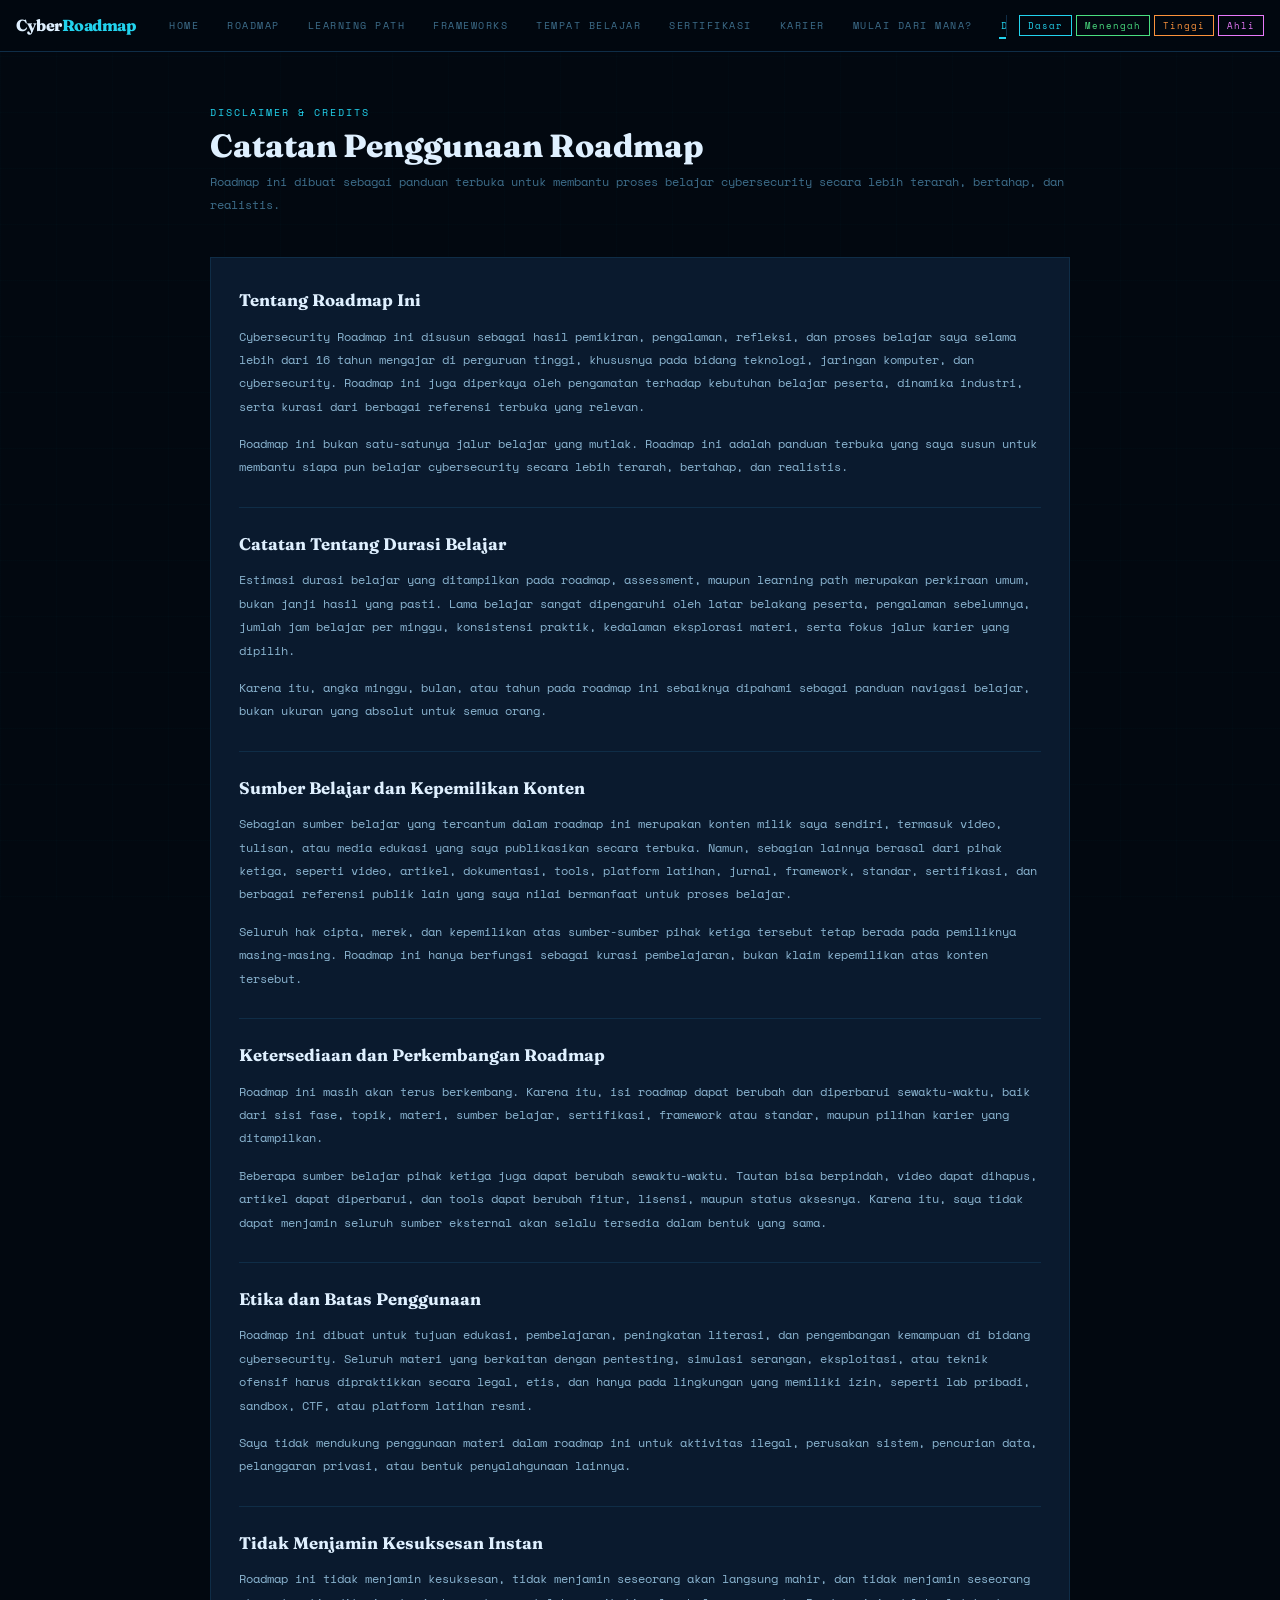
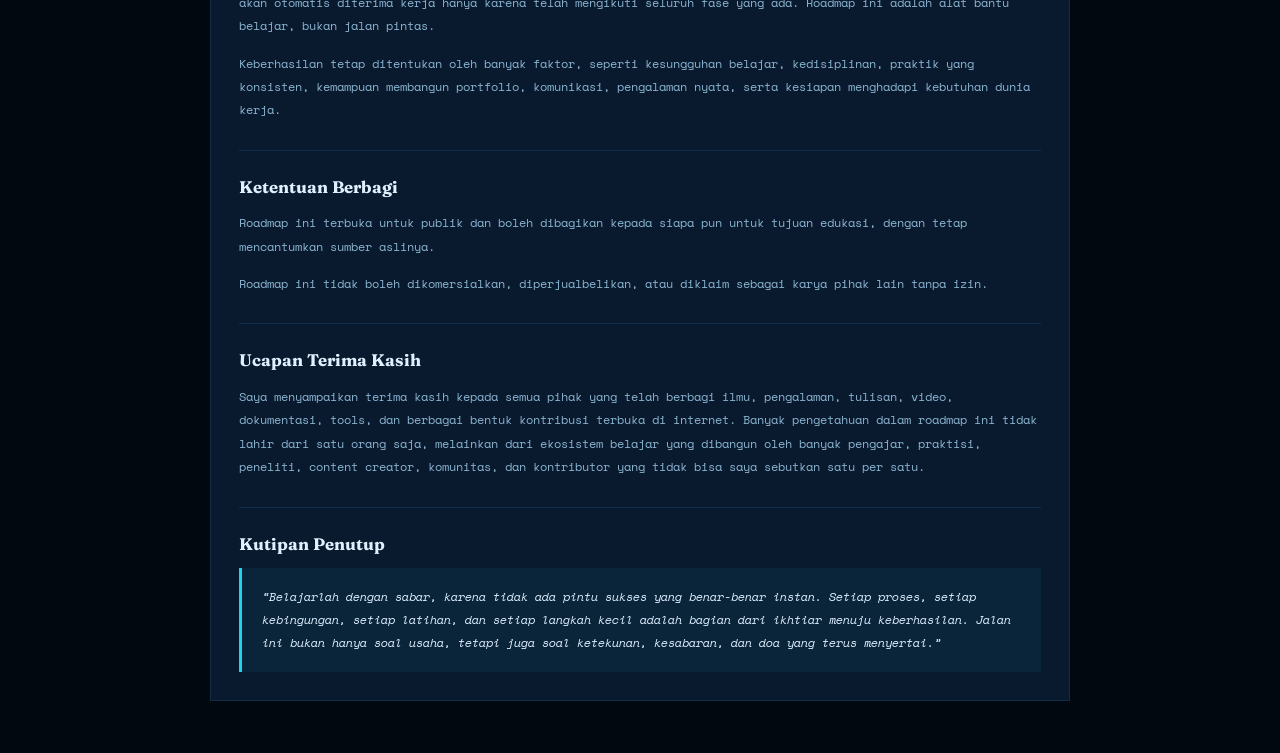
<file: disclaimer.html>
<!DOCTYPE html>
<html lang="id">
<head>
<meta charset="UTF-8">
<meta name="viewport" content="width=device-width, initial-scale=1.0">
<title>CyberRoadMap — Disclaimer</title>
<link href="https://fonts.googleapis.com/css2?family=Space+Mono:ital,wght@0,400;0,700;1,400&family=Fraunces:ital,wght@0,300;0,600;0,900;1,300&display=swap" rel="stylesheet">
<link rel="stylesheet" href="style.css">
<style>
.disclaimer-wrap{
  max-width:900px;
  margin:0 auto;
  padding:52px 20px;
  position:relative;
  z-index:1;
}
.disclaimer-card{
  background:var(--card);
  border:1px solid var(--border);
  padding:28px;
}
.disclaimer-section + .disclaimer-section{
  margin-top:28px;
  padding-top:22px;
  border-top:1px solid var(--border);
}
.disclaimer-title{
  font-family:var(--sans);
  font-size:1.05rem;
  font-weight:700;
  color:var(--white);
  margin-bottom:10px;
}
.disclaimer-text{
  font-size:12px;
  color:var(--text);
  line-height:1.95;
}
.disclaimer-text p + p{
  margin-top:14px;
}
.disclaimer-quote{
  margin-top:10px;
  padding:18px 20px;
  border-left:3px solid var(--L1);
  background:rgba(34,211,238,.05);
  color:var(--white);
  font-size:12px;
  line-height:1.9;
  font-style:italic;
}
@media (max-width:640px){
  .disclaimer-wrap{padding:32px 16px}
  .disclaimer-card{padding:20px}
}
</style>
</head>
<body>
<nav>
  <div class="logo" href="https://doddyferdiansyah.web.id/roadmap/">Cyber<span>Roadmap</span></div>
  <div class="navs">
    <button class="ntab" onclick="window.location.href='index.html'">Home</button>
    <button class="ntab" onclick="window.location.href='roadmap.html'">Roadmap</button>
    <button class="ntab" onclick="window.location.href='lp.html'">Learning Path</button>
    <button class="ntab" onclick="window.location.href='fw.html'">Frameworks</button>
    <button class="ntab" onclick="window.location.href='res.html'">Tempat Belajar</button>
    <button class="ntab" onclick="window.location.href='cert.html'">Sertifikasi</button>
    <button class="ntab" onclick="window.location.href='career.html'">Karier</button>
    <button class="ntab" onclick="window.location.href='assess.html'">Mulai Dari Mana?</button>
    <button class="ntab on" onclick="window.location.href='disclaimer.html'">Disclaimer</button>
  </div>
  <div class="nav-levels">
    <span class="nl" style="border-color:var(--L1);color:var(--L1)" title="Dasar">Dasar</span>
    <span class="nl" style="border-color:var(--L2);color:var(--L2)" title="Menengah">Menengah</span>
    <span class="nl" style="border-color:var(--L3);color:var(--L3)" title="Tinggi">Tinggi</span>
    <span class="nl" style="border-color:var(--L4);color:var(--L4)" title="Ahli / Spesialis">Ahli</span>
  </div>
</nav>

<div class="page on">
  <div class="disclaimer-wrap">
    <div class="sh">
      <div class="sl">Disclaimer & Credits</div>
      <div class="st">Catatan Penggunaan Roadmap</div>
      <div class="ss">Roadmap ini dibuat sebagai panduan terbuka untuk membantu proses belajar cybersecurity secara lebih terarah, bertahap, dan realistis.</div>
    </div>

    <div class="disclaimer-card">
      <div class="disclaimer-section">
        <div class="disclaimer-title">Tentang Roadmap Ini</div>
        <div class="disclaimer-text">
          <p>Cybersecurity Roadmap ini disusun sebagai hasil pemikiran, pengalaman, refleksi, dan proses belajar saya selama lebih dari 16 tahun mengajar di perguruan tinggi, khususnya pada bidang teknologi, jaringan komputer, dan cybersecurity. Roadmap ini juga diperkaya oleh pengamatan terhadap kebutuhan belajar peserta, dinamika industri, serta kurasi dari berbagai referensi terbuka yang relevan.</p>
          <p>Roadmap ini bukan satu-satunya jalur belajar yang mutlak. Roadmap ini adalah panduan terbuka yang saya susun untuk membantu siapa pun belajar cybersecurity secara lebih terarah, bertahap, dan realistis.</p>
        </div>
      </div>

      <div class="disclaimer-section">
        <div class="disclaimer-title">Catatan Tentang Durasi Belajar</div>
        <div class="disclaimer-text">
          <p>Estimasi durasi belajar yang ditampilkan pada roadmap, assessment, maupun learning path merupakan perkiraan umum, bukan janji hasil yang pasti. Lama belajar sangat dipengaruhi oleh latar belakang peserta, pengalaman sebelumnya, jumlah jam belajar per minggu, konsistensi praktik, kedalaman eksplorasi materi, serta fokus jalur karier yang dipilih.</p>
          <p>Karena itu, angka minggu, bulan, atau tahun pada roadmap ini sebaiknya dipahami sebagai panduan navigasi belajar, bukan ukuran yang absolut untuk semua orang.</p>
        </div>
      </div>

      <div class="disclaimer-section">
        <div class="disclaimer-title">Sumber Belajar dan Kepemilikan Konten</div>
        <div class="disclaimer-text">
          <p>Sebagian sumber belajar yang tercantum dalam roadmap ini merupakan konten milik saya sendiri, termasuk video, tulisan, atau media edukasi yang saya publikasikan secara terbuka. Namun, sebagian lainnya berasal dari pihak ketiga, seperti video, artikel, dokumentasi, tools, platform latihan, jurnal, framework, standar, sertifikasi, dan berbagai referensi publik lain yang saya nilai bermanfaat untuk proses belajar.</p>
          <p>Seluruh hak cipta, merek, dan kepemilikan atas sumber-sumber pihak ketiga tersebut tetap berada pada pemiliknya masing-masing. Roadmap ini hanya berfungsi sebagai kurasi pembelajaran, bukan klaim kepemilikan atas konten tersebut.</p>
        </div>
      </div>

      <div class="disclaimer-section">
        <div class="disclaimer-title">Ketersediaan dan Perkembangan Roadmap</div>
        <div class="disclaimer-text">
          <p>Roadmap ini masih akan terus berkembang. Karena itu, isi roadmap dapat berubah dan diperbarui sewaktu-waktu, baik dari sisi fase, topik, materi, sumber belajar, sertifikasi, framework atau standar, maupun pilihan karier yang ditampilkan.</p>
          <p>Beberapa sumber belajar pihak ketiga juga dapat berubah sewaktu-waktu. Tautan bisa berpindah, video dapat dihapus, artikel dapat diperbarui, dan tools dapat berubah fitur, lisensi, maupun status aksesnya. Karena itu, saya tidak dapat menjamin seluruh sumber eksternal akan selalu tersedia dalam bentuk yang sama.</p>
        </div>
      </div>

      <div class="disclaimer-section">
        <div class="disclaimer-title">Etika dan Batas Penggunaan</div>
        <div class="disclaimer-text">
          <p>Roadmap ini dibuat untuk tujuan edukasi, pembelajaran, peningkatan literasi, dan pengembangan kemampuan di bidang cybersecurity. Seluruh materi yang berkaitan dengan pentesting, simulasi serangan, eksploitasi, atau teknik ofensif harus dipraktikkan secara legal, etis, dan hanya pada lingkungan yang memiliki izin, seperti lab pribadi, sandbox, CTF, atau platform latihan resmi.</p>
          <p>Saya tidak mendukung penggunaan materi dalam roadmap ini untuk aktivitas ilegal, perusakan sistem, pencurian data, pelanggaran privasi, atau bentuk penyalahgunaan lainnya.</p>
        </div>
      </div>

      <div class="disclaimer-section">
        <div class="disclaimer-title">Tidak Menjamin Kesuksesan Instan</div>
        <div class="disclaimer-text">
          <p>Roadmap ini tidak menjamin kesuksesan, tidak menjamin seseorang akan langsung mahir, dan tidak menjamin seseorang akan otomatis diterima kerja hanya karena telah mengikuti seluruh fase yang ada. Roadmap ini adalah alat bantu belajar, bukan jalan pintas.</p>
          <p>Keberhasilan tetap ditentukan oleh banyak faktor, seperti kesungguhan belajar, kedisiplinan, praktik yang konsisten, kemampuan membangun portfolio, komunikasi, pengalaman nyata, serta kesiapan menghadapi kebutuhan dunia kerja.</p>
        </div>
      </div>

      <div class="disclaimer-section">
        <div class="disclaimer-title">Ketentuan Berbagi</div>
        <div class="disclaimer-text">
          <p>Roadmap ini terbuka untuk publik dan boleh dibagikan kepada siapa pun untuk tujuan edukasi, dengan tetap mencantumkan sumber aslinya.</p>
          <p>Roadmap ini tidak boleh dikomersialkan, diperjualbelikan, atau diklaim sebagai karya pihak lain tanpa izin.</p>
        </div>
      </div>

      <div class="disclaimer-section">
        <div class="disclaimer-title">Ucapan Terima Kasih</div>
        <div class="disclaimer-text">
          <p>Saya menyampaikan terima kasih kepada semua pihak yang telah berbagi ilmu, pengalaman, tulisan, video, dokumentasi, tools, dan berbagai bentuk kontribusi terbuka di internet. Banyak pengetahuan dalam roadmap ini tidak lahir dari satu orang saja, melainkan dari ekosistem belajar yang dibangun oleh banyak pengajar, praktisi, peneliti, content creator, komunitas, dan kontributor yang tidak bisa saya sebutkan satu per satu.</p>
        </div>
      </div>

      <div class="disclaimer-section">
        <div class="disclaimer-title">Kutipan Penutup</div>
        <div class="disclaimer-quote">
          “Belajarlah dengan sabar, karena tidak ada pintu sukses yang benar-benar instan. Setiap proses, setiap kebingungan, setiap latihan, dan setiap langkah kecil adalah bagian dari ikhtiar menuju keberhasilan. Jalan ini bukan hanya soal usaha, tetapi juga soal ketekunan, kesabaran, dan doa yang terus menyertai.”
        </div>
      </div>
    </div>
  </div>
</div>
</body>
</html>
</file>
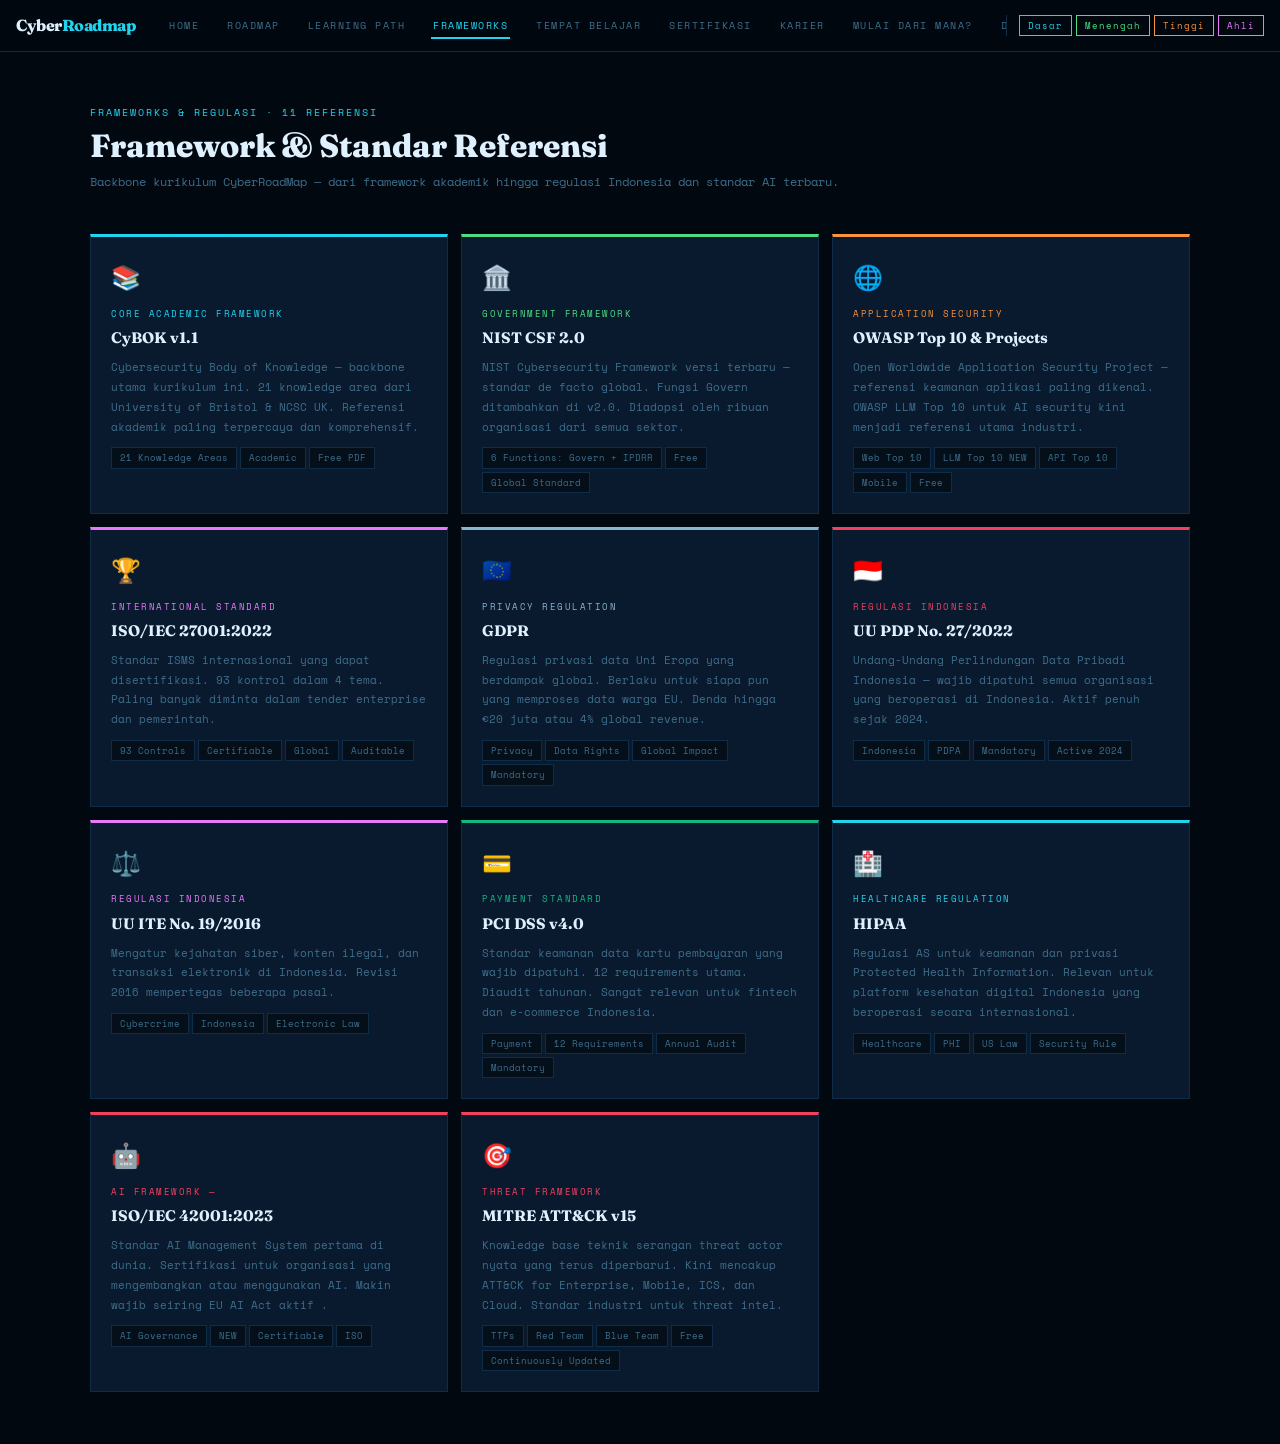
<file: fw.html>
<!DOCTYPE html>
<html lang="id">
<head>
<meta charset="UTF-8">
<meta name="viewport" content="width=device-width, initial-scale=1.0">
<title>CyberRoadMap — From Zero to Professional</title>
<link href="https://fonts.googleapis.com/css2?family=Space+Mono:ital,wght@0,400;0,700;1,400&family=Fraunces:ital,wght@0,300;0,600;0,900;1,300&display=swap" rel="stylesheet">
<link rel="stylesheet" href="style.css">
</head>
<body>
<nav>
  <div class="logo" href="https://doddyferdiansyah.web.id/roadmap/">Cyber<span>Roadmap</span></div>
  <div class="navs">
    <button class="ntab" onclick="window.location.href='index.html'">Home</button>
    <button class="ntab" onclick="window.location.href='roadmap.html'">Roadmap</button>
    <button class="ntab" onclick="window.location.href='lp.html'">Learning Path</button>
    <button class="ntab on" onclick="window.location.href='fw.html'">Frameworks</button>
    <button class="ntab" onclick="window.location.href='res.html'">Tempat Belajar</button>
    <button class="ntab" onclick="window.location.href='cert.html'">Sertifikasi</button>
    <button class="ntab" onclick="window.location.href='career.html'">Karier</button>
    <button class="ntab" onclick="window.location.href='assess.html'">Mulai Dari Mana?</button>
    <button class="ntab" onclick="window.location.href='disclaimer.html'">Disclaimer</button>
  </div>
  <div class="nav-levels">
    <span class="nl" style="border-color:var(--L1);color:var(--L1)" title="Dasar">Dasar</span>
    <span class="nl" style="border-color:var(--L2);color:var(--L2)" title="Menengah">Menengah</span>
    <span class="nl" style="border-color:var(--L3);color:var(--L3)" title="Tinggi">Tinggi</span>
    <span class="nl" style="border-color:var(--L4);color:var(--L4)" title="Ahli / Spesialis">Ahli</span>
  </div>
</nav>

<!-- FRAMEWORKS -->
<div id="page-fw" class="page on">
<div class="wrap">
  <div class="sh">
    <div class="sl">Frameworks & Regulasi · 11 Referensi</div>
    <div class="st">Framework & Standar Referensi</div>
    <div class="ss">Backbone kurikulum CyberRoadMap — dari framework akademik hingga regulasi Indonesia dan standar AI terbaru.</div>
  </div>
  <div class="fw-grid" id="fwGrid"></div>
</div>
</div>
<script src="script.js"></script>
</body>
</html>
</file>
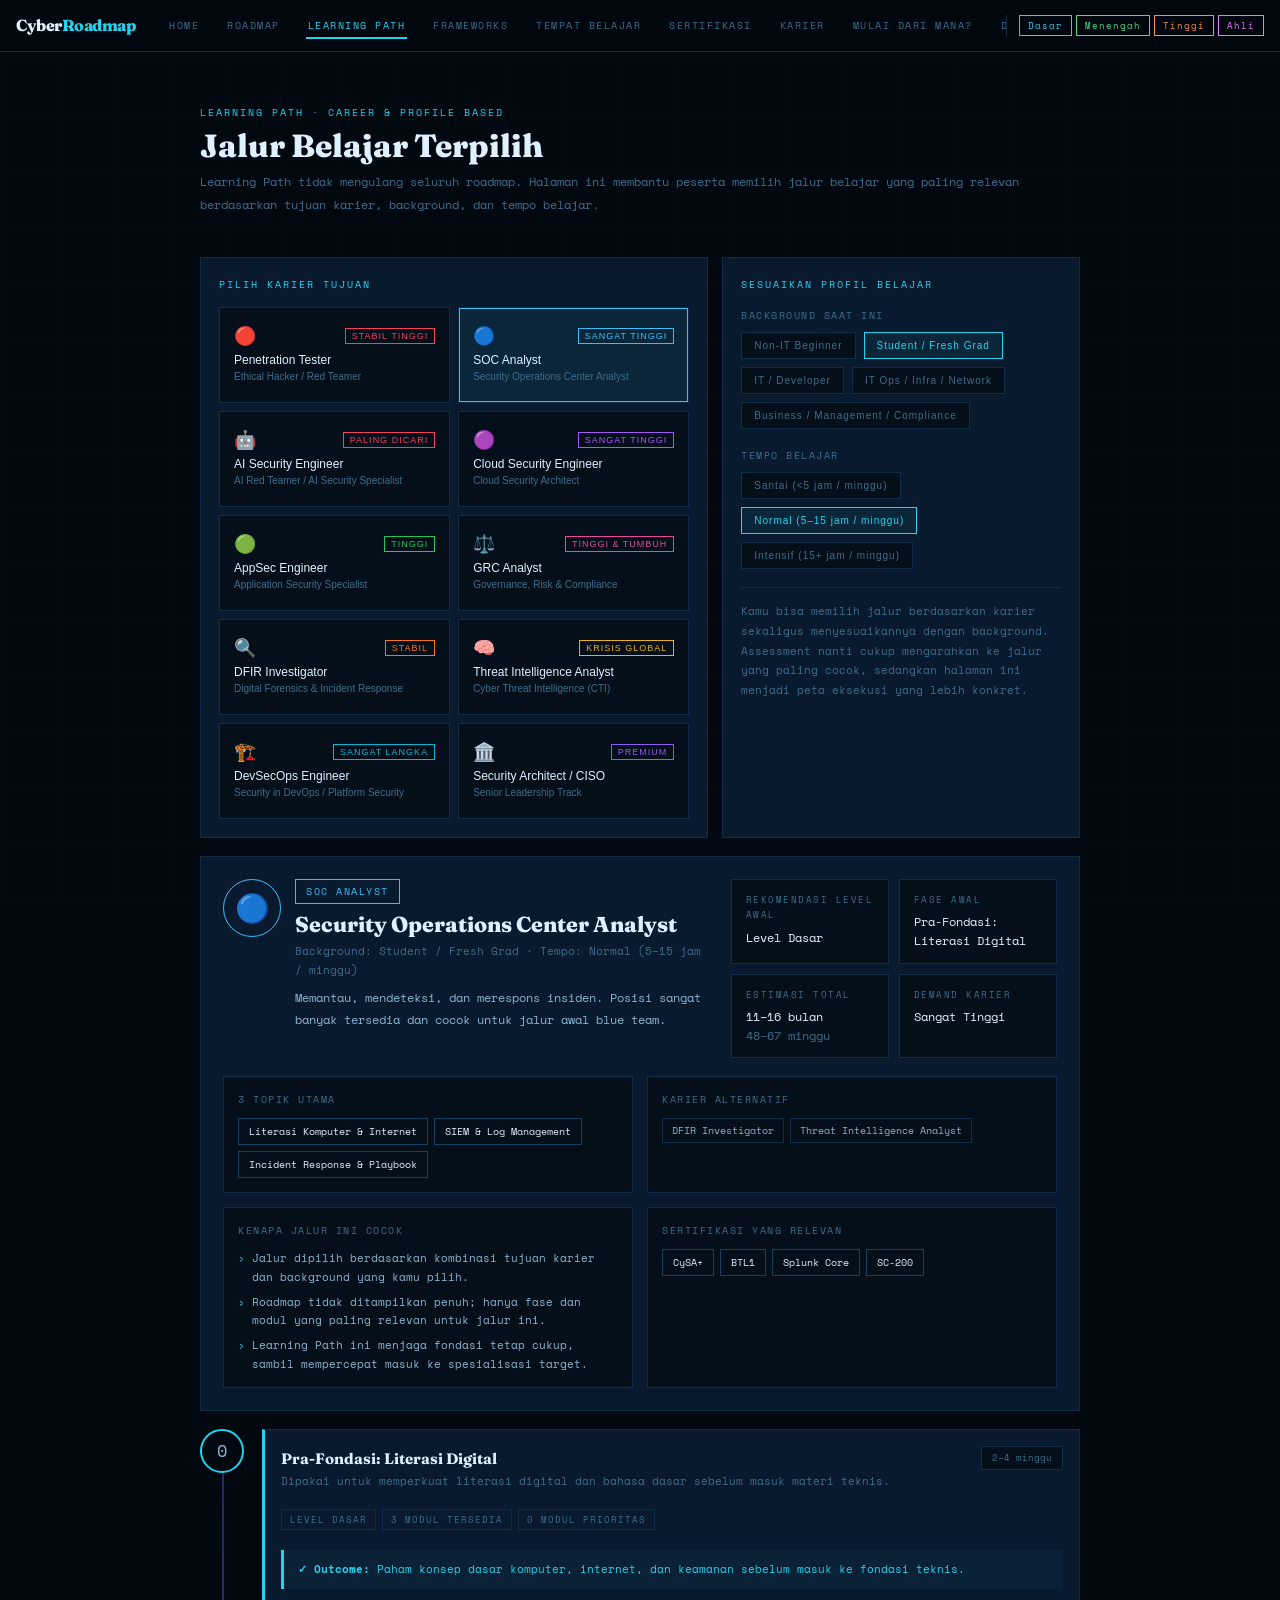
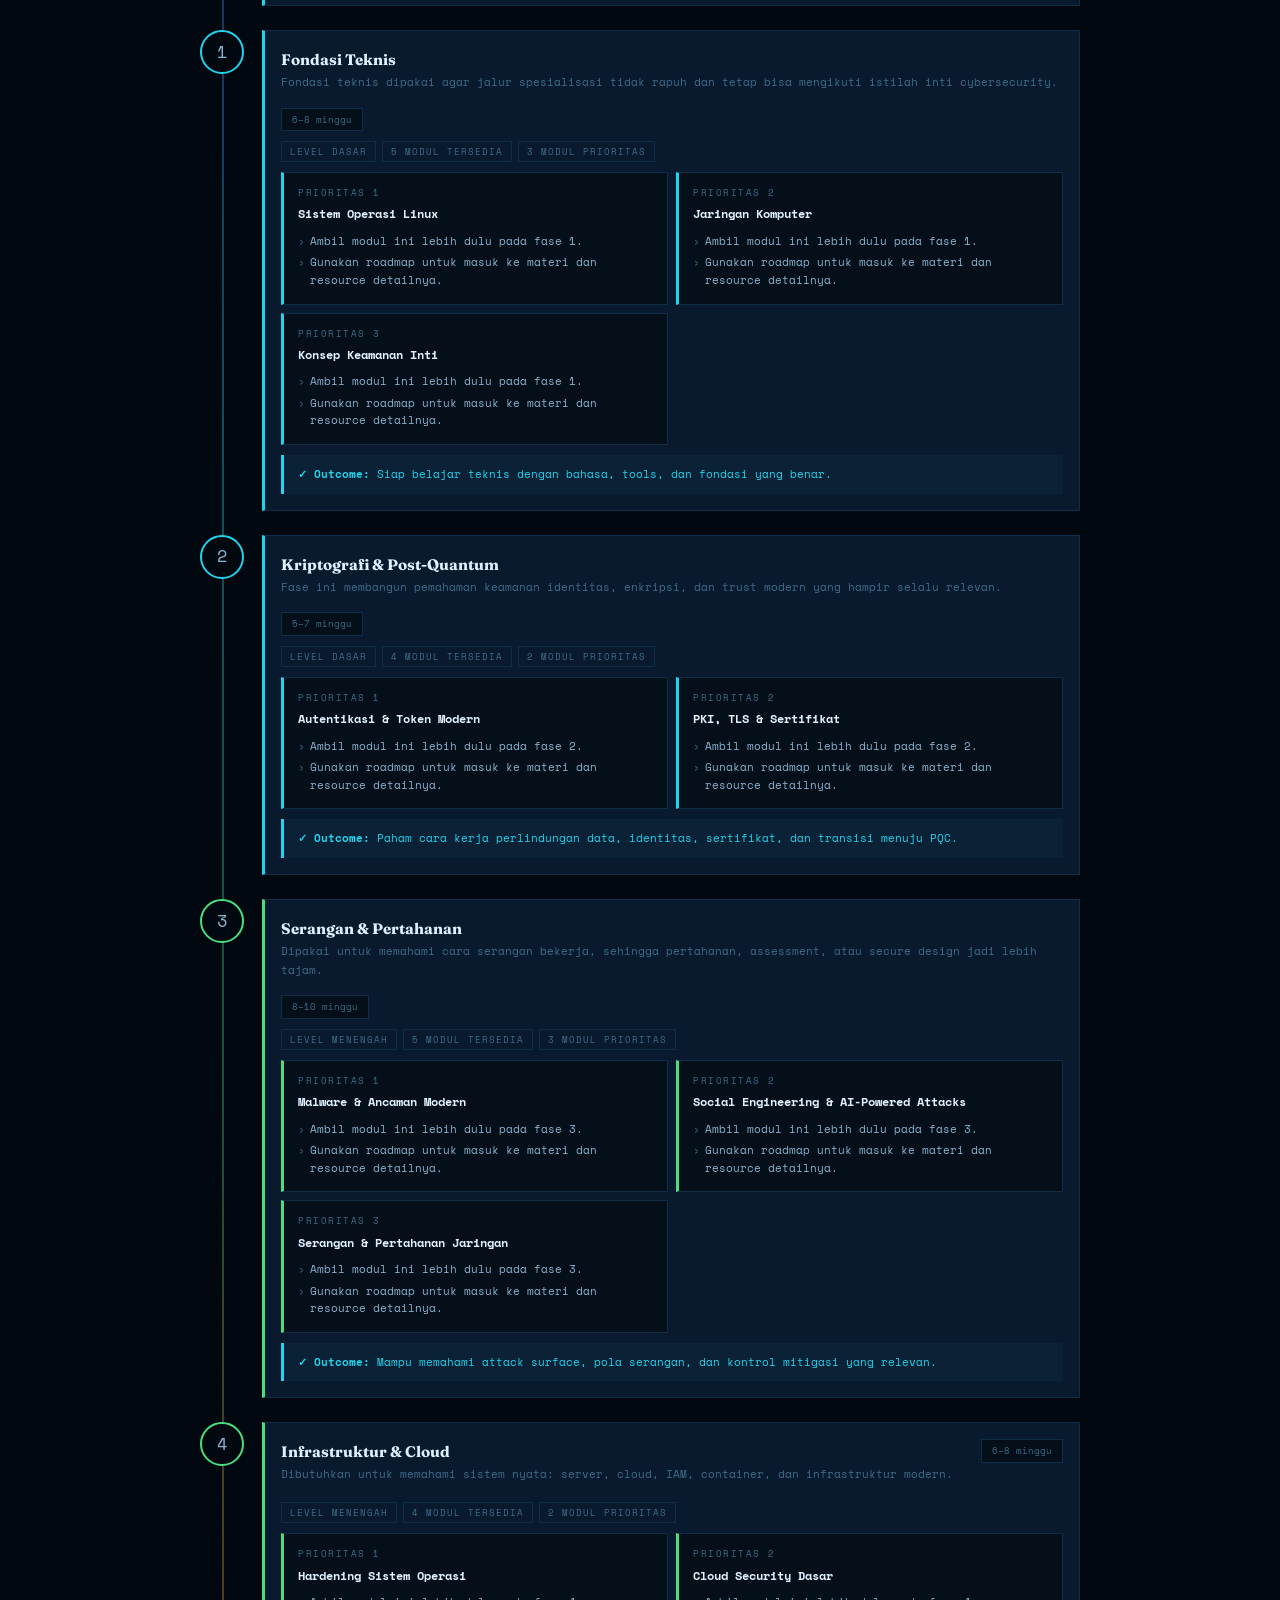
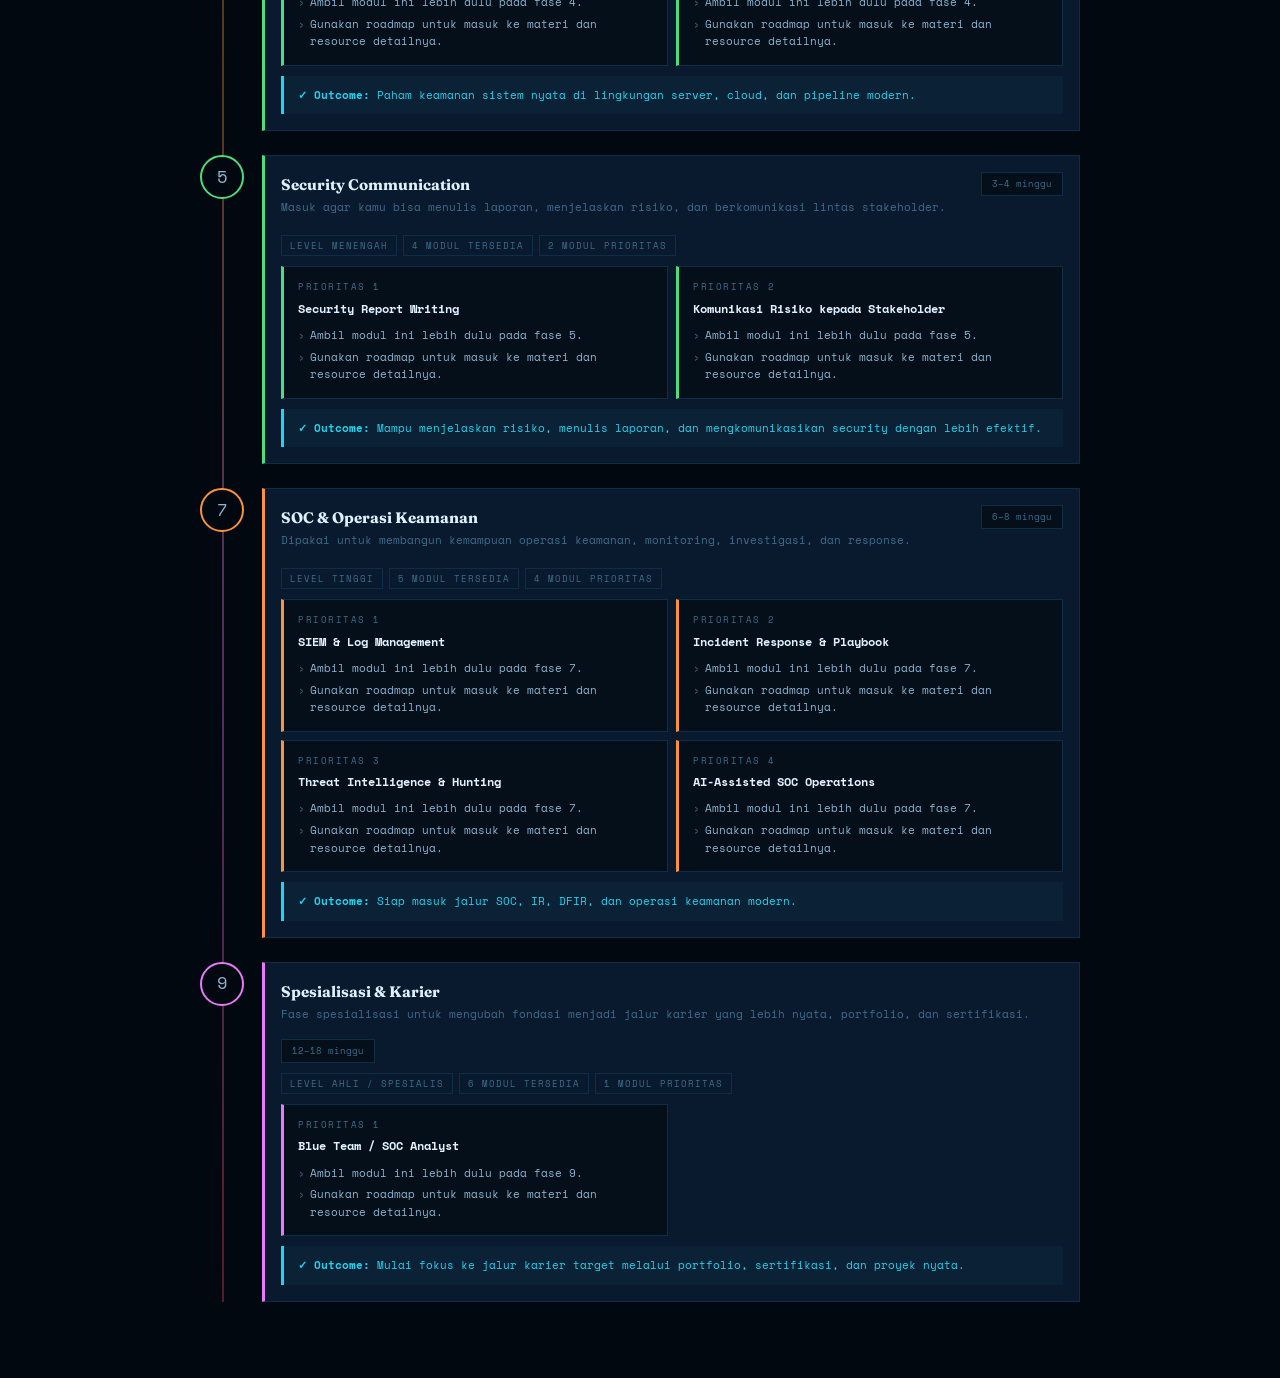
<file: lp.html>
<!DOCTYPE html>
<html lang="id">
<head>
<meta charset="UTF-8">
<meta name="viewport" content="width=device-width, initial-scale=1.0">
<title>CyberRoadMap — Learning Path</title>
<link href="https://fonts.googleapis.com/css2?family=Space+Mono:ital,wght@0,400;0,700;1,400&family=Fraunces:ital,wght@0,300;0,600;0,900;1,300&display=swap" rel="stylesheet">
<link rel="stylesheet" href="style.css">
<link rel="stylesheet" href="lp.css">
</head>
<body>
<nav>
  <div class="logo" href="https://doddyferdiansyah.web.id/roadmap/">Cyber<span>Roadmap</span></div>
  <div class="navs">
    <button class="ntab" onclick="window.location.href='index.html'">Home</button>
    <button class="ntab" onclick="window.location.href='roadmap.html'">Roadmap</button>
    <button class="ntab on" onclick="window.location.href='lp.html'">Learning Path</button>
    <button class="ntab" onclick="window.location.href='fw.html'">Frameworks</button>
    <button class="ntab" onclick="window.location.href='res.html'">Tempat Belajar</button>
    <button class="ntab" onclick="window.location.href='cert.html'">Sertifikasi</button>
    <button class="ntab" onclick="window.location.href='career.html'">Karier</button>
    <button class="ntab" onclick="window.location.href='assess.html'">Mulai Dari Mana?</button>
    <button class="ntab" onclick="window.location.href='disclaimer.html'">Disclaimer</button>
  </div>
  <div class="nav-levels">
    <span class="nl" style="border-color:var(--L1);color:var(--L1)" title="Dasar">Dasar</span>
    <span class="nl" style="border-color:var(--L2);color:var(--L2)" title="Menengah">Menengah</span>
    <span class="nl" style="border-color:var(--L3);color:var(--L3)" title="Tinggi">Tinggi</span>
    <span class="nl" style="border-color:var(--L4);color:var(--L4)" title="Ahli / Spesialis">Ahli</span>
  </div>
</nav>

<div id="page-lp" class="page on">
  <div class="lp-wrap">
    <div class="sh">
      <div class="sl">Learning Path · Career & Profile Based</div>
      <div class="st">Jalur Belajar <span>Terpilih</span></div>
      <div class="ss">Learning Path tidak mengulang seluruh roadmap. Halaman ini membantu peserta memilih jalur belajar yang paling relevan berdasarkan tujuan karier, background, dan tempo belajar.</div>
    </div>

    <div class="lpv-builder">
      <div class="lpv-card">
        <div class="lpv-kicker">Pilih Karier Tujuan</div>
        <div class="lpv-career-grid" id="careerGrid"></div>
      </div>

      <div class="lpv-card">
        <div class="lpv-kicker">Sesuaikan Profil Belajar</div>

        <div class="lpv-section">
          <div class="lpv-label">Background Saat Ini</div>
          <div class="lpv-pills" id="bgOptions"></div>
        </div>

        <div class="lpv-section">
          <div class="lpv-label">Tempo Belajar</div>
          <div class="lpv-pills" id="paceOptions"></div>
        </div>

        <div class="lpv-note">
          Kamu bisa memilih jalur berdasarkan karier sekaligus menyesuaikannya dengan background. Assessment nanti cukup mengarahkan ke jalur yang paling cocok, sedangkan halaman ini menjadi peta eksekusi yang lebih konkret.
        </div>
      </div>
    </div>

    <div id="lpSummary"></div>

    <div class="lp-line" id="lpContent"></div>
  </div>
</div>

<script src="lp.js"></script>
</body>
</html>
</file>
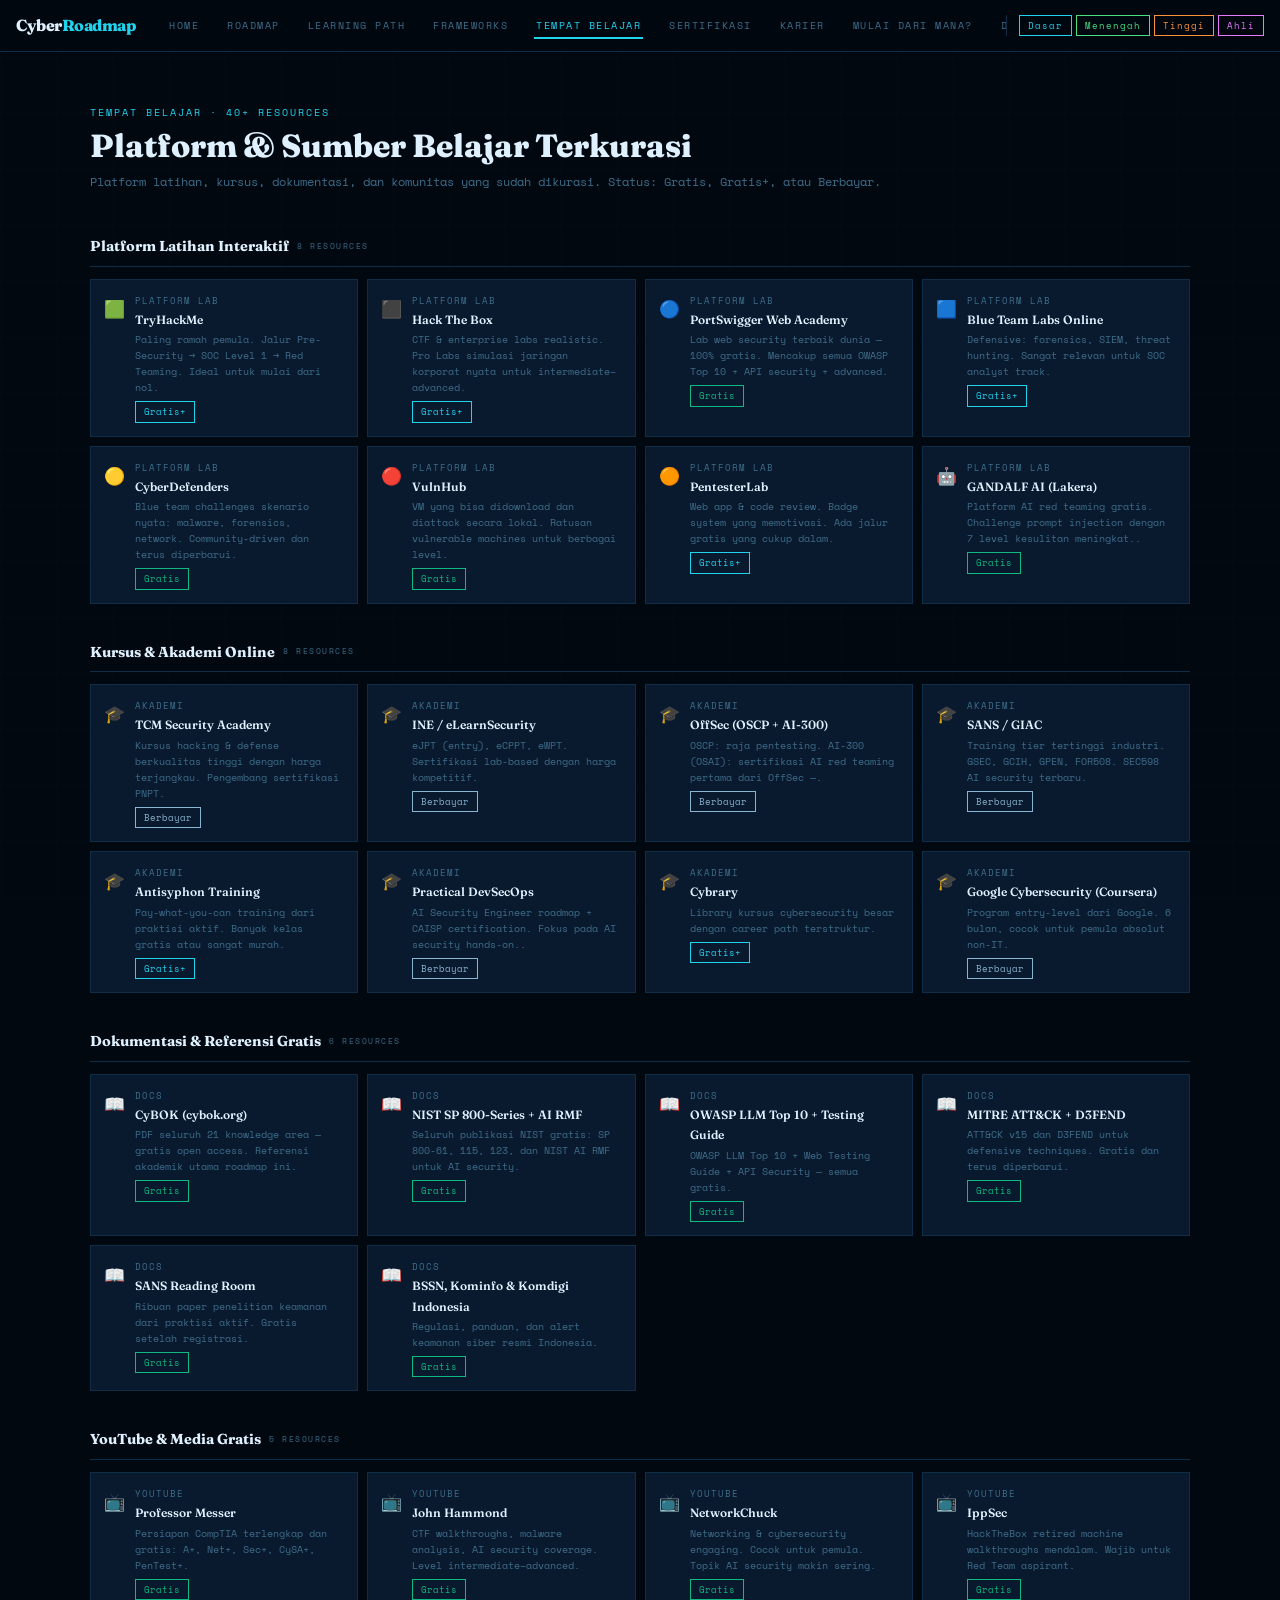
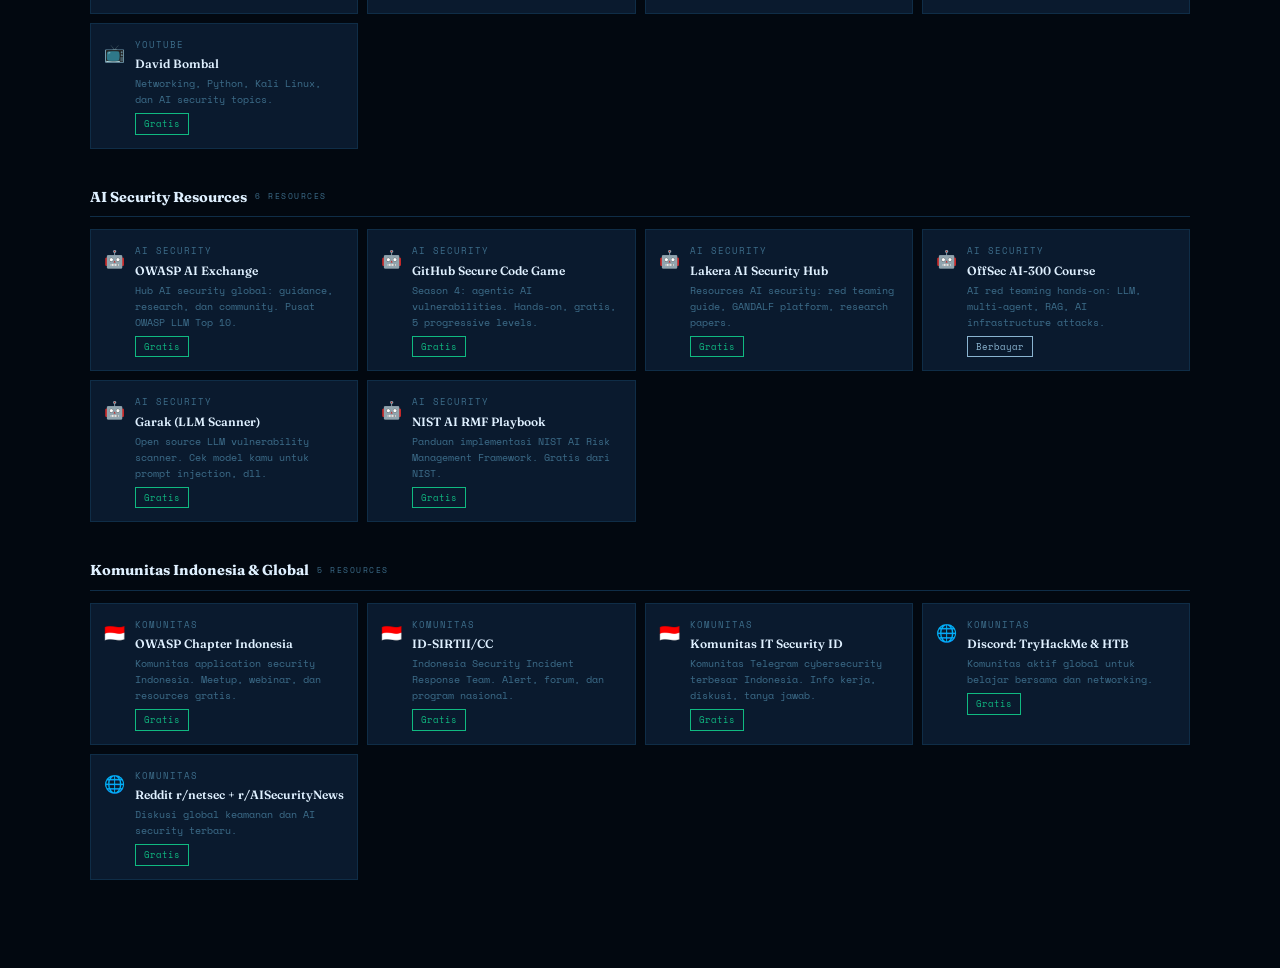
<file: res.html>
<!DOCTYPE html>
<html lang="id">
<head>
<meta charset="UTF-8">
<meta name="viewport" content="width=device-width, initial-scale=1.0">
<title>CyberRoadMap — From Zero to Professional</title>
<link href="https://fonts.googleapis.com/css2?family=Space+Mono:ital,wght@0,400;0,700;1,400&family=Fraunces:ital,wght@0,300;0,600;0,900;1,300&display=swap" rel="stylesheet">
<link rel="stylesheet" href="style.css">
</head>
<body>
<nav>
  <div class="logo" href="https://doddyferdiansyah.web.id/roadmap/">Cyber<span>Roadmap</span></div>
  <div class="navs">
    <button class="ntab" onclick="window.location.href='index.html'">Home</button>
    <button class="ntab" onclick="window.location.href='roadmap.html'">Roadmap</button>
    <button class="ntab" onclick="window.location.href='lp.html'">Learning Path</button>
    <button class="ntab" onclick="window.location.href='fw.html'">Frameworks</button>
    <button class="ntab on" onclick="window.location.href='res.html'">Tempat Belajar</button>
    <button class="ntab" onclick="window.location.href='cert.html'">Sertifikasi</button>
    <button class="ntab" onclick="window.location.href='career.html'">Karier</button>
    <button class="ntab" onclick="window.location.href='assess.html'">Mulai Dari Mana?</button>
    <button class="ntab" onclick="window.location.href='disclaimer.html'">Disclaimer</button>
  </div>
  <div class="nav-levels">
    <span class="nl" style="border-color:var(--L1);color:var(--L1)" title="Dasar">Dasar</span>
    <span class="nl" style="border-color:var(--L2);color:var(--L2)" title="Menengah">Menengah</span>
    <span class="nl" style="border-color:var(--L3);color:var(--L3)" title="Tinggi">Tinggi</span>
    <span class="nl" style="border-color:var(--L4);color:var(--L4)" title="Ahli / Spesialis">Ahli</span>
  </div>
</nav>

<!-- RESOURCES -->
<div id="page-res" class="page on">
<div class="wrap">
  <div class="sh">
    <div class="sl">Tempat Belajar · 40+ Resources</div>
    <div class="st">Platform & Sumber Belajar Terkurasi</div>
    <div class="ss">Platform latihan, kursus, dokumentasi, dan komunitas yang sudah dikurasi. Status: Gratis, Gratis+, atau Berbayar.</div>
  </div>
  <div id="resContent"></div>
</div>
</div>
<script src="script.js"></script>
</body>
</html>
</file>
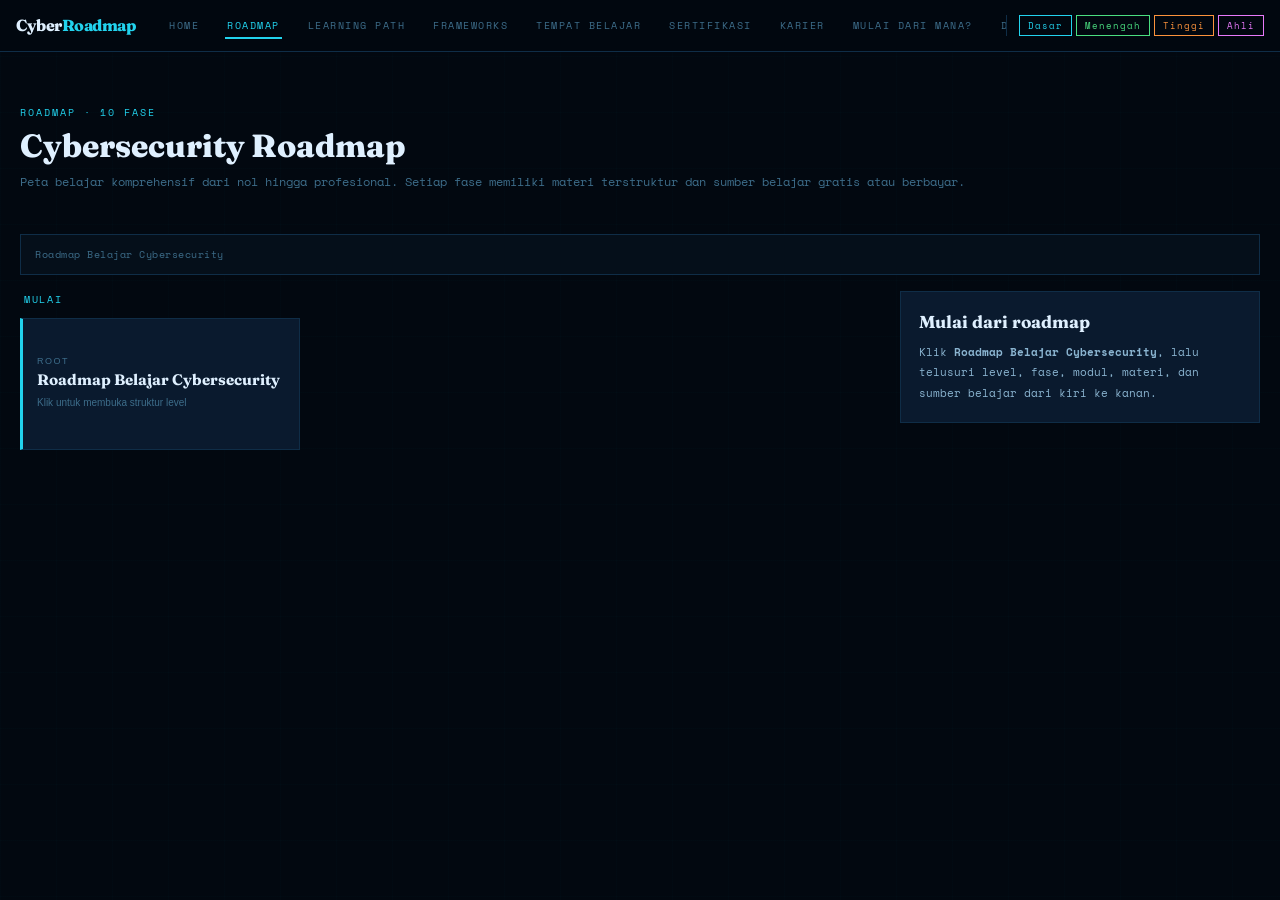
<file: roadmap.html>
<!DOCTYPE html>
<html lang="id">
<head>
<meta charset="UTF-8">
<meta name="viewport" content="width=device-width, initial-scale=1.0">
<title>CyberRoadMap — Roadmap</title>
<link href="https://fonts.googleapis.com/css2?family=Space+Mono:ital,wght@0,400;0,700;1,400&family=Fraunces:ital,wght@0,300;0,600;0,900;1,300&display=swap" rel="stylesheet">
<link rel="stylesheet" href="style.css">
<link rel="stylesheet" href="roadmap.css">
</head>
<body>
<nav>
  <div class="logo" href="https://doddyferdiansyah.web.id/roadmap/">Cyber<span>Roadmap</span></div>
  <div class="navs">
    <button class="ntab" onclick="window.location.href='index.html'">Home</button>
    <button class="ntab on" onclick="window.location.href='roadmap.html'">Roadmap</button>
    <button class="ntab" onclick="window.location.href='lp.html'">Learning Path</button>
    <button class="ntab" onclick="window.location.href='fw.html'">Frameworks</button>
    <button class="ntab" onclick="window.location.href='res.html'">Tempat Belajar</button>
    <button class="ntab" onclick="window.location.href='cert.html'">Sertifikasi</button>
    <button class="ntab" onclick="window.location.href='career.html'">Karier</button>
    <button class="ntab" onclick="window.location.href='assess.html'">Mulai Dari Mana?</button>
    <button class="ntab" onclick="window.location.href='disclaimer.html'">Disclaimer</button>
  </div>
  <div class="nav-levels">
    <span class="nl" style="border-color:var(--L1);color:var(--L1)" title="Dasar">Dasar</span>
    <span class="nl" style="border-color:var(--L2);color:var(--L2)" title="Menengah">Menengah</span>
    <span class="nl" style="border-color:var(--L3);color:var(--L3)" title="Tinggi">Tinggi</span>
    <span class="nl" style="border-color:var(--L4);color:var(--L4)" title="Ahli / Spesialis">Ahli</span>
  </div>
</nav>
<div class="roadmap-shell">
  <div class="roadmap-wrap">
    <div class="sh">
      <div class="sl">Roadmap · 10 Fase</div>
      <div class="st">Cybersecurity <span>Roadmap</span></div>
      <div class="ss">Peta belajar komprehensif dari nol hingga profesional. Setiap fase memiliki materi terstruktur dan sumber belajar gratis atau berbayar.</div>
    </div>
    <!--
    <div class="rm-intro">
      <div class="rm-intro-card">
        <div class="rm-intro-title">Roadmap Interaktif Kiri ke Kanan</div>
        <div class="rm-intro-text">Mulai dari root roadmap, lalu telusuri level, fase, modul, materi, sampai sumber belajar. Struktur konten tetap memakai data roadmap yang sudah ada, hanya cara bacanya yang dibuat lebih visual dan lebih eksploratif.</div>
      </div>
      <div class="rm-status-card">
        <div class="rm-intro-title">Cara Pakai</div>
        <div class="rm-intro-text">Klik node dari kiri ke kanan. Node aktif akan membuka cabang berikutnya. Saat Anda memilih fase, modul, materi, atau sumber belajar, detailnya akan muncul di panel kanan.</div>
        <div class="rm-status-list">
          <span class="rm-status-pill">Root</span>
          <span class="rm-status-pill">Level</span>
          <span class="rm-status-pill">Fase</span>
          <span class="rm-status-pill">Modul</span>
          <span class="rm-status-pill">Materi</span>
          <span class="rm-status-pill">Sumber Belajar</span>
        </div>
      </div>
    </div>
    -->
    <div class="rm-breadcrumb" id="roadmapBreadcrumb"></div>
    <div class="rm-board">
      <div class="rm-explorer" id="roadmapExplorer"></div>
      <aside class="rm-detail" id="roadmapDetail"></aside>
    </div>
  </div>
</div>
<script src="roadmap.js?v=1"></script>
</body>
</html>
</file>
<file: style.css>
*,*::before,*::after{box-sizing:border-box;margin:0;padding:0}
:root{
  --bg:#020810;--s1:#050f1a;--s2:#081422;--card:#0a1a2e;--card2:#0d2038;
  --border:#0f2d47;--border2:#164060;
  /* Level system */
  --L0:#6366f1;   /* indigo   – Pra-Fondasi */
  --L1:#22d3ee;   /* cyan     – Dasar */
  --L2:#4ade80;   /* green    – Menengah */
  --L3:#fb923c;   /* orange   – Tinggi */
  --L4:#e879f9;   /* fuchsia  – Ahli */
  --L5:#f43f5e;   /* rose     – Spesialis */
  --must:#f87171
  /* Accent */
  --gold:#f59e0b;--green:#10b981;--red:#f43f5e;--orange:#facc15;
  --text:#8ab4d0;--text2:#3d6d8a;--white:#dff0ff;
  --mono:'Space Mono',monospace;
  --sans:'Fraunces',serif;
}
html{scroll-behavior:smooth}
body{background:var(--bg);color:var(--text);font-family:var(--mono);font-size:13px;line-height:1.7;overflow-x:hidden}
body::before{content:'';position:fixed;inset:0;
  background-image:linear-gradient(rgba(34,211,238,.015) 1px,transparent 1px),linear-gradient(90deg,rgba(34,211,238,.015) 1px,transparent 1px);
  background-size:56px 56px;pointer-events:none;z-index:0}

/* ── NAV ── */
nav{position:fixed;top:0;left:0;right:0;z-index:500;background:rgba(2,8,16,.97);backdrop-filter:blur(24px);border-bottom:1px solid var(--border);height:52px;display:flex;align-items:center;padding:0 16px;gap:0}
.logo{font-family:var(--sans);font-weight:800;font-size:16px;color:var(--white);margin-right:20px;flex-shrink:0;letter-spacing:-.5px}
.logo span{color:var(--L1)}
.navs{display:flex;overflow-x:auto;scrollbar-width:none;flex:1}
.navs::-webkit-scrollbar{display:none}
.ntab{padding:6px 14px;font-size:10px;font-family:var(--mono);letter-spacing:1.5px;text-transform:uppercase;color:var(--text2);border:none;background:none;cursor:pointer;white-space:nowrap;transition:color .2s;position:relative;flex-shrink:0}
.ntab::after{content:'';position:absolute;bottom:0;left:12px;right:12px;height:2px;background:var(--L1);transform:scaleX(0);transition:transform .2s}
.ntab.on{color:var(--L1)}.ntab.on::after,.ntab:hover::after{transform:scaleX(1)}
.ntab:hover{color:var(--white)}
.nav-levels{display:flex;gap:4px;margin-left:auto;flex-shrink:0;padding-left:12px;border-left:1px solid var(--border);align-items:center}
.nl{font-size:9px;padding:2px 8px;border:1px solid;letter-spacing:1px;white-space:nowrap;cursor:help}

/* ── PAGES ── */
.page{display:none;padding-top:52px;min-height:100vh}
.page.on{display:block}
.wrap{max-width:1140px;margin:0 auto;padding:52px 20px;position:relative;z-index:1}
.sh{margin-bottom:40px}
.sl{font-size:10px;letter-spacing:2px;text-transform:uppercase;color:var(--L1);margin-bottom:6px}
.st{font-family:var(--sans);font-size:clamp(1.4rem,3vw,2rem);font-weight:800;color:var(--white);margin-bottom:6px;line-height:1.2}
.ss{font-size:12px;color:var(--text2);line-height:1.9}

/* ── HERO ── */
.hero{min-height:100vh;display:flex;flex-direction:column;align-items:center;justify-content:center;padding:100px 24px 60px;text-align:center;position:relative;z-index:1;gap:0}
.hero-kicker{display:inline-flex;align-items:center;gap:8px;font-size:10px;letter-spacing:3px;text-transform:uppercase;color:var(--green);border:1px solid rgba(16,185,129,.35);padding:6px 18px;margin-bottom:36px;animation:fu .7s ease both}
.hero-kicker::before{content:'';width:6px;height:6px;border-radius:50%;background:var(--green);flex-shrink:0}
.hero h1{font-family:var(--sans);font-weight:800;font-size:clamp(3rem,9vw,6.5rem);line-height:1.0;color:var(--white);margin-bottom:28px;letter-spacing:-2px;animation:fu .7s .1s ease both}
.hero h1 em{font-weight:300;color:var(--L1);font-style:italic;letter-spacing:-1px}
.hero-sub{font-size:13px;color:var(--text2);max-width:600px;margin:0 auto 36px;line-height:2;animation:fu .7s .2s ease both;font-family:var(--mono)}
.fw-strip{display:flex;gap:6px;flex-wrap:wrap;justify-content:center;margin-bottom:36px;animation:fu .7s .3s ease both}
.fw-strip-tag{padding:5px 14px;border:1px solid var(--border2);font-size:9px;letter-spacing:2px;text-transform:uppercase;color:var(--text2);background:transparent;transition:all .2s}
.fw-strip-tag:hover{border-color:var(--L1);color:var(--L1)}
/* keep .lp for backward compat */
.lp{padding:5px 14px;border:1px solid;font-size:9px;letter-spacing:1.5px;display:flex;align-items:center;gap:5px}
.lp-dot{width:5px;height:5px;border-radius:50%;background:currentColor}
.hero-btns{display:flex;gap:8px;flex-wrap:wrap;justify-content:center;animation:fu .7s .35s ease both}
.btn{padding:10px 24px;font-size:10px;font-family:var(--mono);letter-spacing:1.5px;text-transform:uppercase;cursor:pointer;border:none;transition:all .2s}
.btn-p{background:var(--L1);color:#020810;font-weight:700}.btn-p:hover{background:#67e8f9}
.btn-g{background:transparent;color:var(--L1);border:1px solid var(--L1)}.btn-g:hover{background:rgba(34,211,238,.07)}
.hero-stats{display:flex;gap:48px;flex-wrap:wrap;justify-content:center;margin-top:44px;animation:fu .7s .4s ease both;padding-top:36px;border-top:1px solid var(--border);width:100%;max-width:720px}
.hstat-num{font-family:var(--sans);font-size:2.2rem;font-weight:800;color:var(--white);line-height:1}
.hstat-num span{color:var(--L1)}
.hstat-label{font-size:9px;color:var(--text2);letter-spacing:1.5px;text-transform:uppercase;margin-top:4px;font-family:var(--mono)}

/* ── ASSESSMENT ── */
.assess-wrap{max-width:740px;margin:0 auto;padding:52px 20px;position:relative;z-index:1}
.prog-wrap{margin-bottom:36px}
.prog-track{height:2px;background:var(--border);margin-bottom:8px}
.prog-fill{height:100%;background:linear-gradient(90deg,var(--L1),var(--L2));transition:width .5s ease}
.prog-info{display:flex;justify-content:space-between;font-size:10px;color:var(--text2);letter-spacing:1px}
.qcard{background:var(--card);border:1px solid var(--border);padding:28px;display:none;animation:fu .35s ease both}
.qcard.on{display:block}
.q-cat{font-size:10px;letter-spacing:2px;text-transform:uppercase;color:var(--L1);margin-bottom:10px}
.q-text{font-family:var(--sans);font-size:1.05rem;font-weight:700;color:var(--white);margin-bottom:6px;line-height:1.4}
.q-hint{font-size:11px;color:var(--text2);margin-bottom:22px;line-height:1.7}
.q-opts{display:flex;flex-direction:column;gap:8px}
.q-opt{padding:12px 18px;border:1px solid var(--border);background:var(--s1);cursor:pointer;transition:all .2s;display:flex;align-items:flex-start;gap:12px}
.q-opt:hover{border-color:var(--L1);background:var(--card2)}
.q-opt.sel{border-color:var(--L1);background:rgba(34,211,238,.06)}
.q-opt-em{font-size:18px;flex-shrink:0;margin-top:1px}
.q-opt-label{font-size:12px;color:var(--white);margin-bottom:2px}
.q-opt-sub{font-size:10px;color:var(--text2)}
.q-foot{display:flex;justify-content:space-between;align-items:center;margin-top:22px}
.q-ctr{font-size:10px;color:var(--text2);letter-spacing:1px}

/* Result */
.result-card{background:var(--card);border:1px solid;padding:32px;display:none;animation:fu .5s ease both}
.result-card.on{display:block}
.res-top{display:flex;gap:18px;align-items:flex-start;margin-bottom:24px;padding-bottom:20px;border-bottom:1px solid var(--border);flex-wrap:wrap}
.res-emoji{font-size:44px;flex-shrink:0}
.res-badge{font-size:10px;letter-spacing:1.5px;text-transform:uppercase;padding:3px 12px;border:1px solid;margin-bottom:8px;display:inline-block}
.res-name{font-family:var(--sans);font-size:1.3rem;font-weight:800;color:var(--white);margin-bottom:6px}
.res-desc{font-size:12px;color:var(--text);line-height:1.9}
.res-path-title{font-size:10px;letter-spacing:1.5px;text-transform:uppercase;color:var(--text2);margin-bottom:12px}
.rp-list{display:flex;flex-direction:column;gap:6px;margin-bottom:20px}
.rp-row{display:flex;align-items:center;gap:10px;padding:9px 12px;background:var(--s1);border:1px solid var(--border)}
.rp-row.skip{opacity:.3}.rp-row.skip .rp-name{text-decoration:line-through}
.rp-n{font-family:var(--sans);font-size:10px;font-weight:700;width:26px;height:26px;border-radius:50%;display:flex;align-items:center;justify-content:center;border:1px solid;flex-shrink:0}
.rp-name{font-size:11px;color:var(--white);flex:1}
.rp-dur{font-size:10px;color:var(--text2)}
.rp-tag{font-size:9px;padding:2px 8px;border:1px solid}

/* ── ROADMAP ── */
.phase-nav{display:flex;gap:3px;overflow-x:auto;scrollbar-width:none;margin-bottom:28px;padding-bottom:2px}
.phase-nav::-webkit-scrollbar{display:none}
.ptab{flex-shrink:0;padding:6px 14px;font-size:10px;font-family:var(--mono);letter-spacing:1px;text-transform:uppercase;cursor:pointer;border:1px solid var(--border);background:var(--s1);color:var(--text2);transition:all .2s;display:flex;align-items:center;gap:5px}
.ptab.on,.ptab:hover{background:var(--card);color:var(--white);border-color:var(--border2)}
.ptab-pip{width:5px;height:5px;border-radius:50%}
.pmap{display:none}.pmap.on{display:block}

/* NEW badge */

/* Level banner */
.lvl-banner{display:flex;align-items:center;gap:14px;padding:8px 16px;margin-bottom:18px;font-size:9px;letter-spacing:2px;text-transform:uppercase;font-weight:700;border:1px solid}
.lvl-line{flex:1;height:1px}

/* Phase header */
.ph{display:flex;gap:18px;padding:20px;background:var(--s1);border:1px solid var(--border);border-left:4px solid;margin-bottom:20px;flex-wrap:wrap}
.ph-n{font-family:var(--sans);font-size:2.4rem;font-weight:800;opacity:.2;line-height:1;flex-shrink:0}
.ph-info h2{font-family:var(--sans);font-size:1.1rem;font-weight:700;color:var(--white);margin-bottom:6px}
.ph-meta{display:flex;gap:8px;flex-wrap:wrap;margin-bottom:7px}
.ph-tag{font-size:9px;letter-spacing:1px;text-transform:uppercase;padding:3px 10px;border:1px solid var(--border);color:var(--text2)}
.ph-desc{font-size:11px;color:var(--text2);line-height:1.8}

/* Framework refs */
.fw-row{display:flex;gap:5px;flex-wrap:wrap;margin-bottom:14px;align-items:center}
.fwr{font-size:9px;padding:3px 9px;border:1px solid;letter-spacing:1px;line-height:1;white-space:nowrap;display:inline-flex;align-items:center;height:22px;text-transform:none;font-family:var(--mono)}
.fwr.cy{border-color:var(--L1);color:var(--L1)}
.fwr.ni{border-color:var(--L2);color:var(--L2)}
.fwr.ow{border-color:var(--L3);color:var(--L3)}
.fwr.is{border-color:var(--L4);color:var(--L4)}
.fwr.rg{border-color:var(--gold);color:var(--gold)}
.fwr.ai{border-color:var(--L3);color:var(--L3)}

/* Quick Win */
.qw-box{background:rgba(16,185,129,.06);border:1px solid rgba(16,185,129,.28);padding:12px 16px;margin-bottom:18px;display:flex;gap:12px;align-items:flex-start}
.qw-em{font-size:18px;flex-shrink:0}
.qw-lbl{font-size:10px;letter-spacing:1.5px;text-transform:uppercase;color:var(--green);margin-bottom:3px}
.qw-txt{font-size:11px;color:var(--text);line-height:1.7}

/* Nodes */
.nodes{display:grid;grid-template-columns:repeat(auto-fill,minmax(285px,1fr));gap:10px;margin-bottom:18px}
.node{background:var(--card);border:1px solid var(--border);padding:16px;border-top:3px solid;transition:transform .15s}
.node:hover{transform:translateY(-2px)}
.nt{display:flex;align-items:flex-start;justify-content:space-between;gap:6px;margin-bottom:8px}
.ni{font-size:9px}
.must-t{font-size:9px;padding:2px 8px;border:1px solid}
.must{border-color:var(--red);color:var(--red)}
.should{border-color:var(--orange);color:var(--orange)}
.nice{border-color:var(--gold);color:var(--gold)}
.node h3{font-family:var(--sans);font-size:.88rem;font-weight:700;color:var(--white);margin-bottom:2px}
.node-ref{font-size:10px;color:var(--text2);margin-bottom:8px}
.node-topics{list-style:none}
.node-topics li{font-size:11px;color:var(--text2);padding:3px 0 3px 14px;position:relative;border-bottom:1px solid rgba(15,45,71,.6)}
.node-topics li:last-child{border:none}
.node-topics li::before{content:'›';position:absolute;left:0}
.node-tools{margin-top:8px;display:flex;gap:3px;flex-wrap:wrap}
.tool{font-size:9px;padding:2px 7px;background:var(--s2);border:1px solid var(--border);color:var(--text2)}

/* Competency Gate */
.gate{border:1px solid rgba(245,158,11,.3);padding:18px;margin:18px 0;background:rgba(245,158,11,.03)}
.gate-head{display:flex;align-items:center;gap:10px;margin-bottom:12px}
.gate-lbl{font-size:10px;letter-spacing:1.5px;text-transform:uppercase;color:var(--gold)}
.gate-title{font-family:var(--sans);font-size:.88rem;font-weight:700;color:var(--white);margin-top:2px}
.gate-list{list-style:none;display:flex;flex-direction:column;gap:5px}
.gate-list li{display:flex;align-items:flex-start;gap:8px;font-size:11px;color:var(--text);padding:5px 9px;background:var(--s1);border:1px solid var(--border)}
.gc{color:var(--gold);flex-shrink:0;margin-top:1px;font-size:12px}
.gate-foot{margin-top:10px;font-size:10px;color:var(--gold);display:flex;align-items:center;gap:8px;letter-spacing:1px}
.gate-foot::before{content:'';flex:1;height:1px;background:rgba(245,158,11,.25)}

/* ── LEARNING PATH ── */
.lp-wrap{max-width:920px;margin:0 auto;padding:52px 20px;position:relative;z-index:1}
.lp-line{position:relative}
.lp-line::before{content:'';position:absolute;left:22px;top:0;bottom:0;width:2px;background:linear-gradient(to bottom,var(--L0),var(--L1),var(--L2),var(--L3),var(--L4),var(--L5));opacity:.35}
.lp-item{display:flex;gap:18px;margin-bottom:24px;animation:fu .5s ease both}
.lp-dot{flex-shrink:0;width:44px;height:44px;border-radius:50%;display:flex;align-items:center;justify-content:center;font-size:17px;border:2px solid;background:var(--bg);position:relative;z-index:2}
.lp-body{flex:1;background:var(--card);border:1px solid var(--border);padding:16px;border-left:3px solid}
.lp-head{display:flex;align-items:flex-start;justify-content:space-between;gap:8px;margin-bottom:10px;flex-wrap:wrap}
.lp-title{font-family:var(--sans);font-size:.95rem;font-weight:700;color:var(--white)}
.lp-dur{font-size:9px;padding:3px 10px;background:var(--s1);border:1px solid var(--border);color:var(--text2);white-space:nowrap}
.lp-modules{display:grid;grid-template-columns:repeat(auto-fill,minmax(260px,1fr));gap:8px;margin-bottom:10px}
.lp-mod{background:var(--s1);border:1px solid var(--border);border-left:3px solid;padding:12px 14px}
.lp-mod-week{font-size:9px;letter-spacing:1.5px;text-transform:uppercase;color:var(--text2);margin-bottom:4px}
.lp-mod-title{font-size:12px;font-weight:600;color:var(--white);margin-bottom:6px}
.lp-mod-topics{list-style:none}
.lp-mod-topics li{font-size:11px;color:var(--text);padding:2px 0 2px 12px;position:relative;line-height:1.6}
.lp-mod-topics li::before{content:'›';position:absolute;left:0;color:var(--text2)}
.lp-mod-res{margin-top:7px;display:flex;gap:3px;flex-wrap:wrap}
.lp-mod-chip{font-size:9px;padding:2px 7px;border:1px solid var(--border);color:var(--text2);background:var(--card)}
.lp-out{margin-top:10px;padding:10px 14px;background:rgba(34,211,238,.04);border-left:3px solid var(--L1);font-size:11px;color:var(--L1)}
.lp-out::before{content:'✓ Outcome: ';font-weight:700}

/* ── FRAMEWORKS ── */
.fw-grid{display:grid;grid-template-columns:repeat(auto-fill,minmax(295px,1fr));gap:13px}
.fw-card{background:var(--card);border:1px solid var(--border);padding:20px;border-top:3px solid;transition:transform .15s}
.fw-card:hover{transform:translateY(-2px)}
.fw-icon{font-size:24px;margin-bottom:8px}
.fw-type{font-size:9px;letter-spacing:1.5px;text-transform:uppercase;margin-bottom:4px}
.fw-name{font-family:var(--sans);font-size:.95rem;font-weight:700;color:var(--white);margin-bottom:7px}
.fw-desc{font-size:11px;color:var(--text2);line-height:1.8;margin-bottom:10px}
.fw-tags{display:flex;gap:3px;flex-wrap:wrap}
.fw-tag{font-size:9px;padding:2px 8px;background:var(--s1);border:1px solid var(--border);color:var(--text2)}

/* ── RESOURCES ── */
.res-sec{margin-bottom:36px}
.res-sec-hd{font-family:var(--sans);font-size:.9rem;font-weight:700;color:var(--white);margin-bottom:12px;padding-bottom:7px;border-bottom:1px solid var(--border);display:flex;align-items:center;gap:8px}
.res-sec-hd span{font-size:8px;letter-spacing:1.5px;text-transform:uppercase;color:var(--text2);font-family:var(--mono);font-weight:400}
.res-grid{display:grid;grid-template-columns:repeat(auto-fill,minmax(235px,1fr));gap:9px}
.res-card{background:var(--card);border:1px solid var(--border);padding:13px;display:flex;gap:10px;transition:border-color .2s}
.res-card:hover{border-color:var(--L1)}
.res-icon{font-size:17px;flex-shrink:0;margin-top:2px}
.res-type{font-size:9px;letter-spacing:1px;text-transform:uppercase;color:var(--text2);margin-bottom:2px}
.res-name{font-size:12px;font-weight:600;color:var(--white);margin-bottom:2px}
.res-desc{font-size:10px;color:var(--text2);line-height:1.6}
.res-pr{margin-top:5px;font-size:9px;padding:2px 8px;border:1px solid;display:inline-block}
.rp-free{border-color:var(--green);color:var(--green)}
.rp-paid{border-color:var(--gold);color:var(--gold)}
.rp-mix{border-color:var(--L1);color:var(--L1)}

/* ── CERTS ── */
.cf-bar{display:flex;gap:5px;flex-wrap:wrap;margin-bottom:24px}
.cf-btn{padding:6px 14px;font-size:10px;font-family:var(--mono);letter-spacing:1px;text-transform:uppercase;cursor:pointer;border:1px solid var(--border);background:var(--s1);color:var(--text2);transition:all .2s}
.cf-btn.on,.cf-btn:hover{border-color:var(--L1);color:var(--L1);background:var(--card)}
.cert-grid{display:grid;grid-template-columns:repeat(auto-fill,minmax(275px,1fr));gap:11px}
.cert-card{background:var(--card);border:1px solid var(--border);padding:18px;border-top:3px solid;transition:transform .15s;display:flex;flex-direction:column}
.cert-card:hover{transform:translateY(-2px)}
.cert-vendor{font-size:8px;letter-spacing:2px;text-transform:uppercase;color:var(--text2);margin-bottom:3px}
.cert-name{font-family:var(--sans);font-size:.9rem;font-weight:700;color:var(--white);margin-bottom:3px}
.cert-top{display:flex;align-items:flex-start;justify-content:space-between;gap:7px;margin-bottom:9px}
.cert-price{font-size:9px;padding:2px 8px;border:1px solid;white-space:nowrap;flex-shrink:0}
.c-free{border-color:var(--green);color:var(--green)}
.c-paid{border-color:var(--gold);color:var(--gold)}
.c-mix{border-color:var(--L1);color:var(--L1)}
.cert-desc{font-size:11px;color:var(--text2);line-height:1.7;margin-bottom:10px;flex:1}
.cert-meta{display:flex;gap:4px;flex-wrap:wrap}
.cert-lvl{font-size:9px;padding:2px 8px;border:1px solid}
.cert-track{font-size:9px;padding:2px 8px;border:1px solid var(--border);color:var(--text2);background:var(--s1)}

/* ── CAREER ── */
.career-grid{display:grid;grid-template-columns:repeat(auto-fill,minmax(265px,1fr));gap:13px}
.career-card{background:var(--card);border:1px solid var(--border);padding:20px;border-top:3px solid;transition:transform .15s}
.career-card:hover{transform:translateY(-2px)}
.cc-icon{font-size:28px;margin-bottom:8px}
.cc-title{font-family:var(--sans);font-size:.92rem;font-weight:700;color:var(--white);margin-bottom:2px}
.cc-en{font-size:9px;letter-spacing:1px;margin-bottom:9px}
.cc-desc{font-size:11px;color:var(--text2);line-height:1.7;margin-bottom:11px}
.cc-skills{display:flex;flex-direction:column;gap:4px;margin-bottom:11px}
.cs-row{display:flex;align-items:center;gap:7px;font-size:9px;color:var(--text2)}
.cs-bar{flex:1;height:2px;background:var(--border)}
.cs-fill{height:100%;transition:width 1.2s ease}
.cc-certs{display:flex;gap:3px;flex-wrap:wrap}
.cc-cert{font-size:9px;padding:2px 8px;border:1px solid var(--border);color:var(--text2);background:var(--s1)}
.demand-tag{font-size:9px;padding:3px 9px;border:1px solid;margin-bottom:8px;display:inline-block}

/* Legend bar */
.legend-bar{display:flex;gap:6px;flex-wrap:wrap;padding:10px 14px;background:var(--s1);border:1px solid var(--border);margin-bottom:20px;align-items:center}
.legend-bar span{font-size:9px;color:var(--text2);margin-right:3px;letter-spacing:1px;text-transform:uppercase}
.lb-item{font-size:9px;padding:3px 10px;border:1px solid;letter-spacing:1px}

.logo,
.logo:visited{
  text-decoration:none;
  color:var(--white);
  display:inline-block;
}

.logo:hover,
.logo:active{
  text-decoration:none;
  color:var(--white);
}

.logo span{
  color:var(--L1);
}

@keyframes fu{from{opacity:0;transform:translateY(12px)}to{opacity:1;transform:translateY(0)}}
@media(max-width:768px){
  .nav-levels{display:none}
  .ntab{padding:5px 10px;font-size:9px}
  .hero h1{font-size:clamp(2.4rem,10vw,4rem);letter-spacing:-1px}
  .fw-strip{gap:4px}
  .fw-strip-tag{font-size:8px;padding:4px 10px}
  .hero-stats{gap:28px}
}
@media(max-width:480px){
  .lp-line::before{left:17px}
  .lp-dot{width:36px;height:36px;font-size:13px}
  .nodes{grid-template-columns:1fr}
  .lp-modules{grid-template-columns:1fr}
  .hero h1{font-size:2.4rem;letter-spacing:-1px}
}
</file>
<file: assess.css>
/* Assessment v3 — keeps the same visual language */
.assess-wrap{
  max-width:760px;
  margin:0 auto;
  padding:52px 20px;
  position:relative;
  z-index:1;
}
.prog-wrap{margin-bottom:36px}
.prog-track{height:2px;background:var(--border);margin-bottom:8px}
.prog-fill{height:100%;background:linear-gradient(90deg,var(--L1),var(--L2));transition:width .5s ease}
.prog-info{display:flex;justify-content:space-between;font-size:10px;color:var(--text2);letter-spacing:1px}

.qcard{
  background:var(--card);
  border:1px solid var(--border);
  padding:28px;
  display:none;
  animation:fu .35s ease both;
}
.qcard.on{display:block}
.q-cat{font-size:10px;letter-spacing:2px;text-transform:uppercase;color:var(--L1);margin-bottom:10px}
.q-text{font-family:var(--sans);font-size:1.05rem;font-weight:700;color:var(--white);margin-bottom:6px;line-height:1.4}
.q-hint{font-size:11px;color:var(--text2);margin-bottom:22px;line-height:1.7}
.q-opts{display:flex;flex-direction:column;gap:8px}
.q-opt{
  padding:12px 18px;
  border:1px solid var(--border);
  background:var(--s1);
  cursor:pointer;
  transition:all .2s;
  display:flex;
  align-items:flex-start;
  gap:12px;
}
.q-opt:hover{border-color:var(--L1);background:var(--card2)}
.q-opt.sel{border-color:var(--L1);background:rgba(34,211,238,.06)}
.q-opt-em{font-size:18px;flex-shrink:0;margin-top:1px}
.q-opt-label{font-size:12px;color:var(--white);margin-bottom:2px}
.q-opt-sub{font-size:10px;color:var(--text2)}
.q-foot{display:flex;justify-content:space-between;align-items:center;margin-top:22px}
.q-ctr{font-size:10px;color:var(--text2);letter-spacing:1px}

.result-card{
  background:var(--card);
  border:1px solid;
  padding:28px;
  display:none;
  animation:fu .45s ease both;
}
.result-card.on{display:block}
.res-top{
  display:flex;
  gap:18px;
  align-items:flex-start;
  margin-bottom:24px;
  padding-bottom:20px;
  border-bottom:1px solid var(--border);
  flex-wrap:wrap;
}
.res-emoji{font-size:44px;flex-shrink:0}
.res-badge{
  font-size:10px;
  letter-spacing:1.5px;
  text-transform:uppercase;
  padding:3px 12px;
  border:1px solid;
  margin-bottom:8px;
  display:inline-block;
}
.res-name{font-family:var(--sans);font-size:1.3rem;font-weight:800;color:var(--white);margin-bottom:6px}
.res-desc{font-size:12px;color:var(--text);line-height:1.9}
.res-pace{margin-top:8px;font-size:10px;color:var(--text2)}
.res-pace strong{color:var(--white)}
.res-notes{margin-top:10px;display:flex;flex-direction:column;gap:4px}
.res-note{font-size:10px;color:var(--text2)}

.res-summary{
  display:grid;
  grid-template-columns:repeat(2,minmax(0,1fr));
  gap:10px;
  margin-bottom:18px;
}
.res-box{
  background:var(--s1);
  border:1px solid var(--border);
  padding:12px 14px;
}
.res-box-label{
  font-size:9px;
  letter-spacing:1.5px;
  text-transform:uppercase;
  color:var(--text2);
  margin-bottom:5px;
}
.res-box-value{
  font-size:12px;
  color:var(--white);
  line-height:1.6;
}
.res-box-value strong{color:var(--white)}
.res-topics{
  display:flex;
  flex-direction:column;
  gap:6px;
}
.res-topic{
  background:var(--s1);
  border:1px solid var(--border);
  padding:10px 12px;
  font-size:11px;
  color:var(--white);
}
.res-career-grid{
  display:grid;
  grid-template-columns:repeat(2,minmax(0,1fr));
  gap:10px;
  margin-bottom:18px;
}
.res-career-card{
  background:var(--s1);
  border:1px solid var(--border);
  padding:14px;
}
.res-career-kicker{
  font-size:9px;
  letter-spacing:1.5px;
  text-transform:uppercase;
  color:var(--text2);
  margin-bottom:6px;
}
.res-career-title{
  font-size:12px;
  color:var(--white);
  margin-bottom:4px;
  font-weight:700;
}
.res-career-sub{
  font-size:10px;
  color:var(--text2);
  margin-bottom:8px;
}
.res-career-desc{
  font-size:11px;
  color:var(--text);
  line-height:1.7;
}
.res-chips{display:flex;flex-wrap:wrap;gap:6px;margin-top:8px}
.res-chip{
  font-size:9px;
  padding:2px 8px;
  border:1px solid var(--border2);
  color:var(--text2);
}

.res-path-title{font-size:10px;letter-spacing:1.5px;text-transform:uppercase;color:var(--text2);margin-bottom:12px}
.rp-list{display:flex;flex-direction:column;gap:6px;margin-bottom:20px}
.rp-row{display:flex;align-items:center;gap:10px;padding:9px 12px;background:var(--s1);border:1px solid var(--border)}
.rp-row.skip{opacity:.35}
.rp-row.skip .rp-name{text-decoration:line-through}
.rp-n{
  font-family:var(--sans);
  font-size:10px;
  font-weight:700;
  width:26px;
  height:26px;
  border-radius:50%;
  display:flex;
  align-items:center;
  justify-content:center;
  border:1px solid;
  flex-shrink:0;
}
.rp-name{font-size:11px;color:var(--white);flex:1}
.rp-dur{font-size:10px;color:var(--text2)}
.rp-tag{font-size:9px;padding:2px 8px;border:1px solid}
.res-actions{display:flex;gap:8px;flex-wrap:wrap}

@keyframes fu{
  from{opacity:0;transform:translateY(10px)}
  to{opacity:1;transform:none}
}

@media (max-width: 680px){
  .assess-wrap{padding:32px 16px}
  .qcard,.result-card{padding:20px}
  .q-foot{gap:10px;align-items:flex-start;flex-direction:column}
  .rp-row{align-items:flex-start;flex-wrap:wrap}
  .res-summary,.res-career-grid{grid-template-columns:1fr}
}
</file>
<file: lp.css>
/* Learning Path page only */

.lpv-builder{
  display:grid;
  grid-template-columns:1.35fr .95fr;
  gap:14px;
  margin-bottom:18px;
}
.lpv-card{
  background:var(--card);
  border:1px solid var(--border);
  padding:18px;
}
.lpv-kicker{
  font-size:10px;
  letter-spacing:2px;
  text-transform:uppercase;
  color:var(--L1);
  margin-bottom:14px;
}
.lpv-career-grid{
  display:grid;
  grid-template-columns:repeat(auto-fill,minmax(190px,1fr));
  gap:8px;
}
.lpv-career-btn{
  border:1px solid var(--border);
  background:var(--s1);
  padding:12px 14px;
  text-align:left;
  cursor:pointer;
  transition:all .2s;
  min-height:96px;
}
.lpv-career-btn:hover{
  transform:translateY(-2px);
  border-color:var(--border2);
  background:var(--card2);
}
.lpv-career-btn.active{
  background:rgba(34,211,238,.06);
  box-shadow:0 0 0 1px currentColor inset;
}
.lpv-career-top{
  display:flex;
  align-items:center;
  justify-content:space-between;
  gap:8px;
  margin-bottom:6px;
}
.lpv-career-icon{font-size:18px}
.lpv-demand{
  font-size:9px;
  letter-spacing:1px;
  text-transform:uppercase;
  border:1px solid currentColor;
  padding:2px 6px;
  white-space:nowrap;
}
.lpv-career-title{
  font-size:12px;
  color:var(--white);
  margin-bottom:2px;
}
.lpv-career-sub{
  font-size:10px;
  color:var(--text2);
  line-height:1.5;
}

.lpv-section + .lpv-section{margin-top:18px}
.lpv-label{
  font-size:10px;
  letter-spacing:1.5px;
  text-transform:uppercase;
  color:var(--text2);
  margin-bottom:8px;
}
.lpv-pills{
  display:flex;
  flex-wrap:wrap;
  gap:8px;
}
.lpv-pill{
  padding:7px 12px;
  border:1px solid var(--border);
  background:var(--s1);
  color:var(--text2);
  font-size:10px;
  letter-spacing:1px;
  cursor:pointer;
  transition:all .2s;
}
.lpv-pill:hover{border-color:var(--L1);color:var(--white)}
.lpv-pill.active{
  border-color:var(--L1);
  color:var(--L1);
  background:rgba(34,211,238,.06);
}
.lpv-note{
  margin-top:18px;
  font-size:11px;
  line-height:1.8;
  color:var(--text2);
  border-top:1px solid var(--border);
  padding-top:14px;
}

.lpv-summary{
  background:var(--card);
  border:1px solid var(--border);
  padding:22px;
  margin-bottom:18px;
}
.lpv-summary-top{
  display:grid;
  grid-template-columns:1.2fr .8fr;
  gap:18px;
  margin-bottom:18px;
}
.lpv-hero{
  display:flex;
  gap:14px;
  align-items:flex-start;
}
.lpv-hero-icon{
  width:58px;
  height:58px;
  border-radius:50%;
  display:flex;
  align-items:center;
  justify-content:center;
  font-size:28px;
  border:1px solid currentColor;
  flex-shrink:0;
}
.lpv-badge{
  display:inline-block;
  font-size:10px;
  letter-spacing:1.5px;
  text-transform:uppercase;
  border:1px solid currentColor;
  padding:3px 10px;
  margin-bottom:8px;
}
.lpv-title{
  font-family:var(--sans);
  font-size:1.35rem;
  font-weight:800;
  color:var(--white);
  margin-bottom:4px;
  line-height:1.2;
}
.lpv-subtitle{
  font-size:11px;
  color:var(--text2);
  margin-bottom:8px;
}
.lpv-desc{
  font-size:12px;
  color:var(--text);
  line-height:1.85;
}
.lpv-meta{
  display:grid;
  grid-template-columns:repeat(2,minmax(0,1fr));
  gap:10px;
}
.lpv-meta-card{
  background:var(--s1);
  border:1px solid var(--border);
  padding:12px 14px;
}
.lpv-meta-label{
  font-size:9px;
  letter-spacing:1.5px;
  text-transform:uppercase;
  color:var(--text2);
  margin-bottom:5px;
}
.lpv-meta-value{
  font-size:12px;
  color:var(--white);
  line-height:1.6;
}

.lpv-grid{
  display:grid;
  grid-template-columns:1fr 1fr;
  gap:14px;
}
.lpv-box{
  background:var(--s1);
  border:1px solid var(--border);
  padding:14px;
}
.lpv-box-head{
  font-size:10px;
  letter-spacing:1.5px;
  text-transform:uppercase;
  color:var(--text2);
  margin-bottom:10px;
}
.lpv-chip-wrap{
  display:flex;
  flex-wrap:wrap;
  gap:6px;
}
.lpv-chip{
  font-size:10px;
  padding:4px 10px;
  border:1px solid var(--border2);
  color:var(--white);
}
.lpv-list{
  list-style:none;
  display:flex;
  flex-direction:column;
  gap:6px;
}
.lpv-list li{
  font-size:11px;
  color:var(--text);
  line-height:1.7;
  padding-left:14px;
  position:relative;
}
.lpv-list li::before{
  content:'›';
  position:absolute;
  left:0;
  color:var(--L1);
}
.lpv-alt{
  display:flex;
  gap:6px;
  flex-wrap:wrap;
}
.lpv-alt span{
  font-size:10px;
  padding:3px 9px;
  border:1px solid var(--border);
  color:var(--text);
}
.lpv-note-warn{
  margin-top:12px;
  font-size:11px;
  line-height:1.8;
  color:var(--gold);
  border-top:1px solid rgba(245,158,11,.2);
  padding-top:12px;
}

.lpv-phase-reason{
  font-size:11px;
  color:var(--text2);
  line-height:1.7;
  margin-bottom:8px;
}
.lpv-phase-tags{
  display:flex;
  gap:6px;
  flex-wrap:wrap;
  margin-bottom:10px;
}
.lpv-phase-tag{
  font-size:9px;
  letter-spacing:1px;
  text-transform:uppercase;
  padding:2px 8px;
  border:1px solid var(--border);
  color:var(--text2);
}
.lpv-empty{
  background:var(--card);
  border:1px solid var(--border);
  padding:18px;
  color:var(--text2);
  line-height:1.8;
}

@media (max-width: 960px){
  .lpv-builder,
  .lpv-summary-top,
  .lpv-grid{
    grid-template-columns:1fr;
  }
}
@media (max-width: 640px){
  .lpv-career-grid{grid-template-columns:1fr}
  .lpv-meta{grid-template-columns:1fr}
}


.lpv-assess-banner{
  margin-bottom:14px;
  background:rgba(34,211,238,.05);
  border:1px solid rgba(34,211,238,.22);
  color:var(--text);
  padding:12px 14px;
  font-size:11px;
  line-height:1.8;
}
</file>
<file: roadmap.css>
/* Roadmap Explorer */
.roadmap-shell{padding-top:52px;min-height:100vh}
.roadmap-wrap{max-width:1600px;margin:0 auto;padding:52px 20px 60px;position:relative;z-index:1}
.rm-intro{display:grid;grid-template-columns:1.2fr .8fr;gap:16px;margin-bottom:22px}
.rm-intro-card,.rm-status-card{background:var(--card);border:1px solid var(--border);padding:18px}
.rm-intro-title{font-family:var(--sans);font-size:1rem;font-weight:700;color:var(--white);margin-bottom:6px}
.rm-intro-text{font-size:11px;color:var(--text2);line-height:1.8}
.rm-status-list{display:flex;flex-wrap:wrap;gap:6px;margin-top:10px}
.rm-status-pill{font-size:9px;padding:4px 10px;border:1px solid var(--border);color:var(--text2);background:var(--s1);letter-spacing:1px;text-transform:uppercase}
.rm-breadcrumb{display:flex;flex-wrap:wrap;gap:8px;align-items:center;padding:12px 14px;background:var(--s1);border:1px solid var(--border);margin-bottom:16px;font-size:10px;color:var(--text2);letter-spacing:.5px}
.rm-breadcrumb span{line-height:1.5}.rm-breadcrumb-sep{color:var(--L1)}
.rm-board{display:grid;grid-template-columns:minmax(0,1fr) 360px;gap:16px;align-items:start}
.rm-explorer{display:flex;gap:14px;overflow-x:auto;padding-bottom:8px;scrollbar-width:thin;min-height:480px}
.rm-explorer::-webkit-scrollbar{height:8px}.rm-explorer::-webkit-scrollbar-thumb{background:var(--border2)}
.rm-column{min-width:255px;max-width:255px;position:relative}.rm-column:not(:first-child)::before{content:'';position:absolute;left:-9px;top:50%;width:18px;height:2px;background:var(--border2);opacity:.9}
.rm-column-root{min-width:280px;max-width:280px}
.rm-column-head{font-size:10px;letter-spacing:1.7px;text-transform:uppercase;color:var(--L1);margin-bottom:10px;padding-left:4px}
.rm-stack{display:flex;flex-direction:column;gap:10px}
.rm-card,.rm-root-btn{width:100%;text-align:left;background:var(--card);border:1px solid var(--border);padding:14px 14px 15px;color:var(--text);cursor:pointer;transition:transform .15s,border-color .2s,background .2s,box-shadow .2s;display:flex;flex-direction:column;gap:4px;border-left:3px solid var(--rm-accent,var(--border2));min-height:96px}
.rm-card:hover,.rm-root-btn:hover{transform:translateY(-2px);border-color:var(--rm-accent,var(--L1));background:var(--card2)}
.rm-card-active{background:rgba(34,211,238,.08);border-color:var(--rm-accent,var(--L1));box-shadow:0 0 0 1px var(--rm-accent,var(--L1)) inset}
.rm-card-kicker{font-size:9px;letter-spacing:1.5px;text-transform:uppercase;color:var(--text2)}
.rm-card-title{font-family:var(--sans);font-size:.95rem;font-weight:700;color:var(--white);line-height:1.35}
.rm-card-title-sm{font-size:.88rem}.rm-card-meta{font-size:10px;color:var(--text2);line-height:1.6}
.rm-root-btn{min-height:132px;justify-content:center;border-left-color:var(--L1)}
.rm-resource-wrap{display:flex;flex-direction:column;gap:6px}
.rm-resource-link{display:flex;align-items:center;justify-content:center;text-decoration:none;padding:8px 12px;font-size:10px;letter-spacing:1.3px;text-transform:uppercase;border:1px solid var(--L1);color:var(--L1);background:transparent;transition:background .2s,color .2s,border-color .2s}
.rm-resource-link:hover{background:rgba(34,211,238,.08)}
.rm-detail{position:sticky;top:68px}.rm-detail-card,.rm-empty-detail{background:var(--card);border:1px solid var(--border);padding:18px}
.rm-detail-kicker{font-size:10px;letter-spacing:1.7px;text-transform:uppercase;color:var(--L1);margin-bottom:6px}
.rm-detail-title,.rm-empty-title{font-family:var(--sans);font-size:1.08rem;font-weight:700;color:var(--white);margin-bottom:8px;line-height:1.35}
.rm-detail-desc,.rm-empty-text{font-size:11px;color:var(--text);line-height:1.9}
.rm-detail-tags{display:flex;flex-wrap:wrap;gap:6px;margin-top:12px}.rm-tag{font-size:9px;padding:4px 10px;border:1px solid var(--border);background:var(--s1);color:var(--text2);letter-spacing:1px;text-transform:uppercase}
.rm-detail-list-head{font-size:10px;letter-spacing:1.5px;text-transform:uppercase;color:var(--L1);margin-top:16px;margin-bottom:8px}
.rm-detail-list{list-style:none;display:flex;flex-direction:column;gap:6px}.rm-detail-list li{background:var(--s1);border:1px solid var(--border);padding:8px 10px;font-size:11px;color:var(--text);line-height:1.7}
.rm-detail-actions{margin-top:14px}.rm-detail-link{display:inline-flex;align-items:center;justify-content:center;text-decoration:none;padding:9px 14px;font-size:10px;letter-spacing:1.4px;text-transform:uppercase;border:1px solid var(--L1);color:var(--L1)}.rm-detail-link:hover{background:rgba(34,211,238,.08)}
.rm-quick-win{font-size:11px;color:var(--text);line-height:1.8;padding:10px 12px;background:rgba(16,185,129,.06);border:1px solid rgba(16,185,129,.22)}
.rm-detail-split{display:grid;grid-template-columns:1fr;gap:14px;margin-top:14px}.is-disabled{pointer-events:none;opacity:.45}
@media(max-width:1200px){.rm-board{grid-template-columns:1fr}.rm-detail{position:static}}
@media(max-width:768px){.roadmap-wrap{padding:42px 14px 48px}.rm-intro{grid-template-columns:1fr}.rm-column{min-width:220px;max-width:220px}.rm-column-root{min-width:250px;max-width:250px}.rm-card,.rm-root-btn{min-height:88px}}

.rm-stack-resources{
  gap:12px;
}

.rm-resource-card{
  display:flex;
  flex-direction:column;
  gap:6px;
  padding:10px 12px;
  min-height:auto;
  text-decoration:none;
}

.rm-resource-card .rm-card-kicker{
  font-size:8px;
  letter-spacing:2px;
  opacity:.8;
}

.rm-resource-title{
  font-size:12px;
  line-height:1.3;
}

.rm-resource-meta{
  font-size:10px;
  opacity:.8;
}

.rm-resource-card.is-disabled{
  pointer-events:none;
  opacity:.45;
}
</file>
